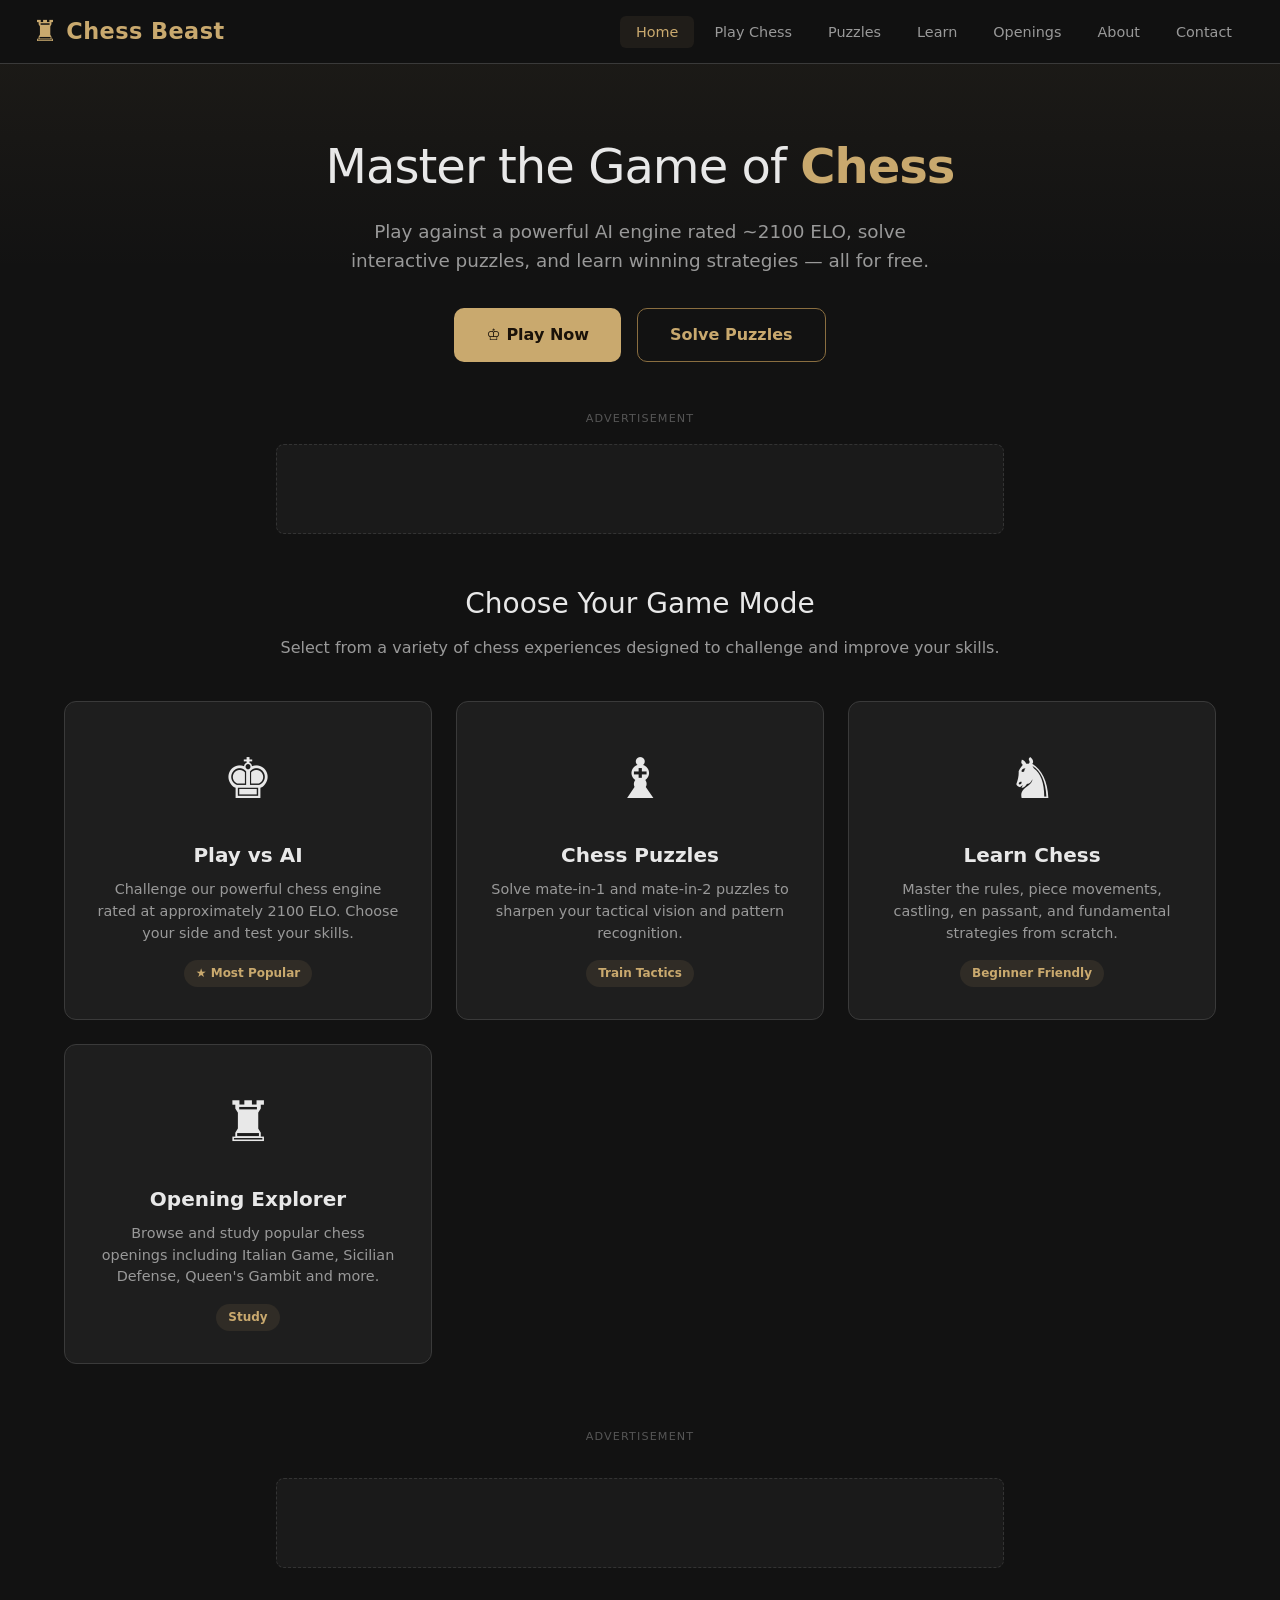
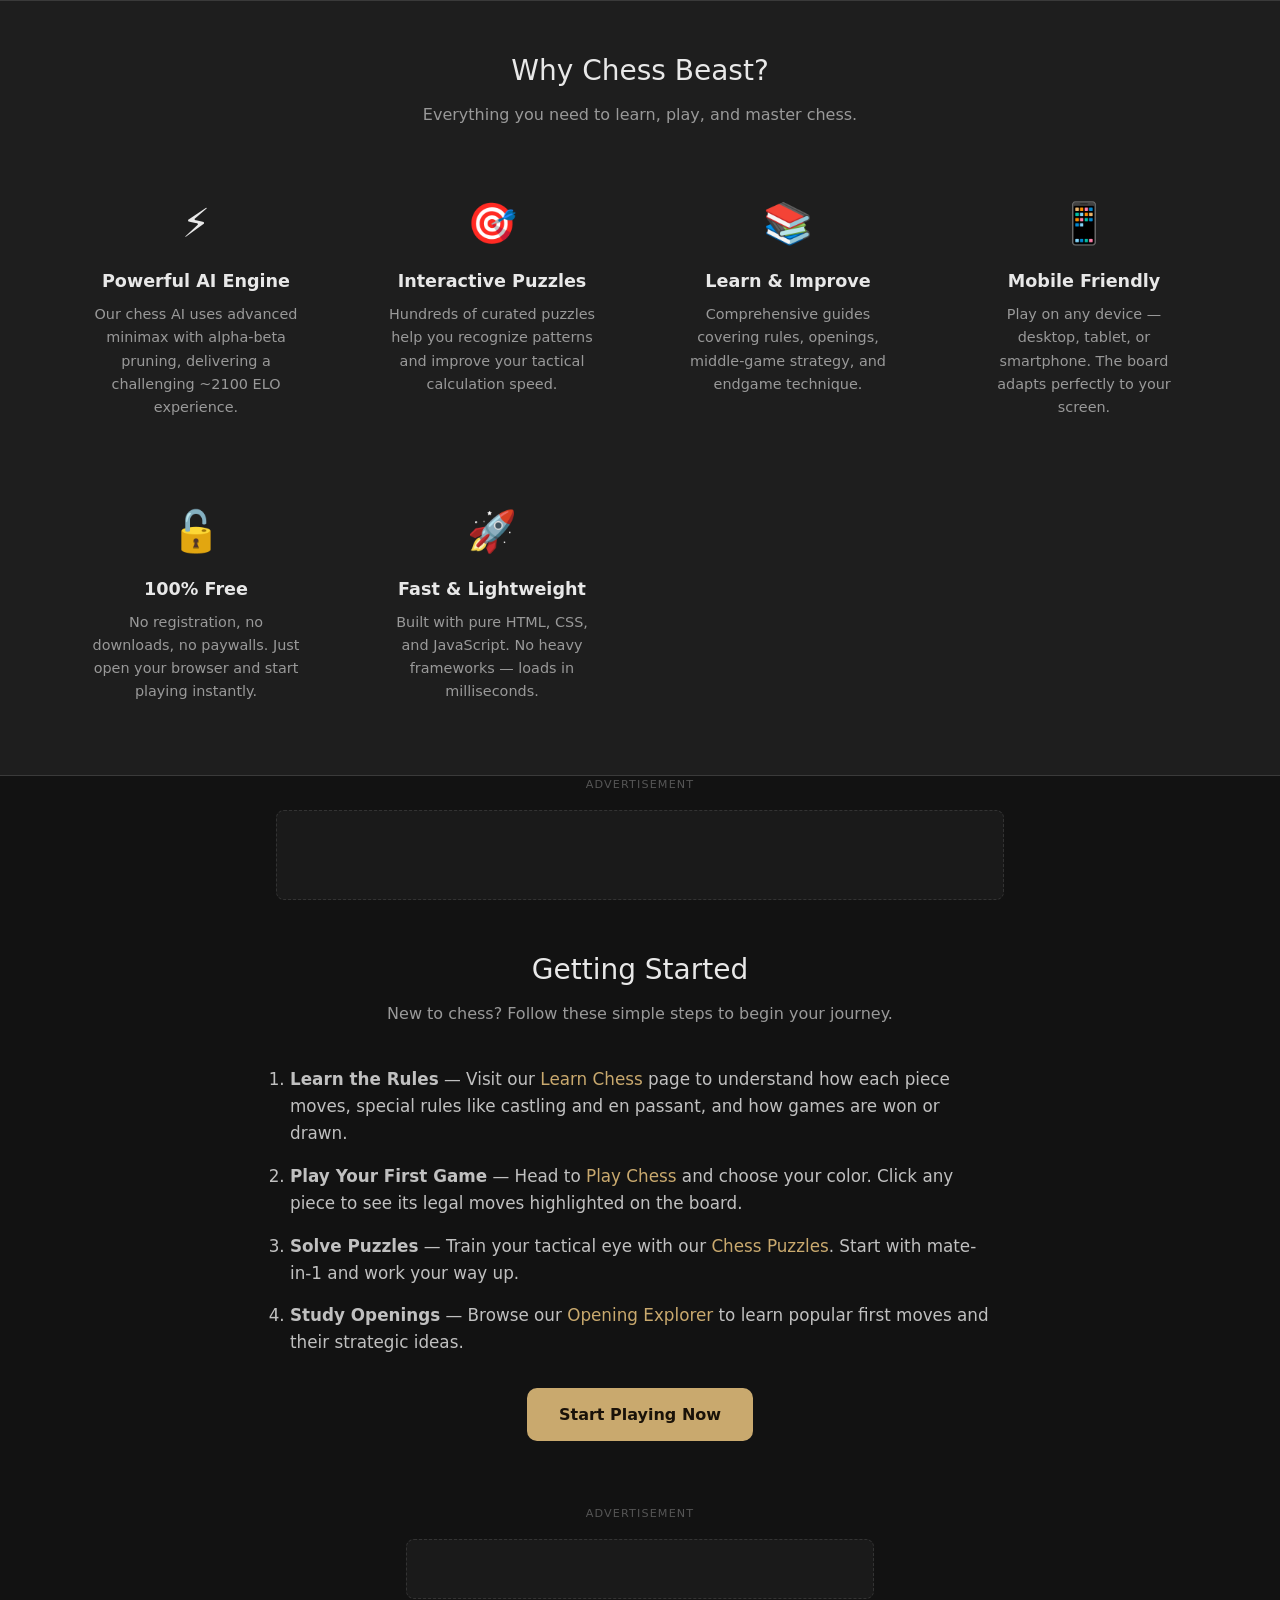
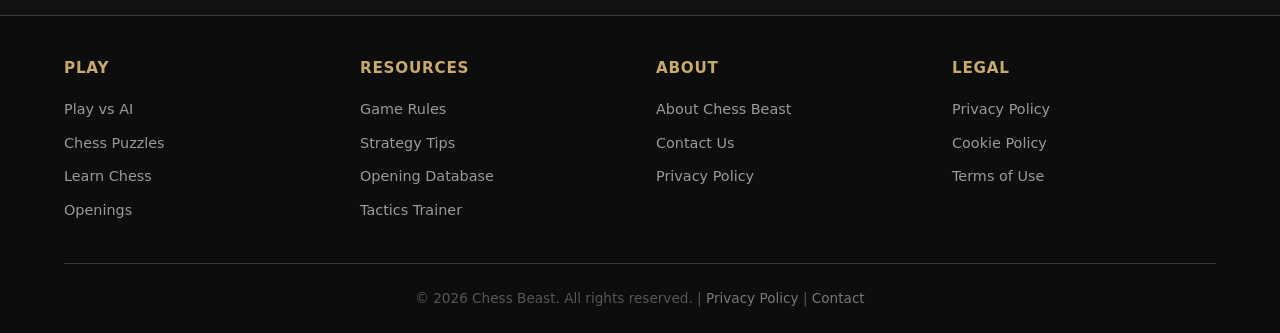
<file: index.html>
<!doctype html>
<html lang="en">
    <head>
        <!-- Google tag (gtag.js) -->
        <script
            async
            src="https://www.googletagmanager.com/gtag/js?id=G-5SC4VKD37P"
        ></script>
        <script>
            window.dataLayer = window.dataLayer || [];
            function gtag() {
                dataLayer.push(arguments);
            }
            gtag("js", new Date());

            gtag("config", "G-5SC4VKD37P");
        </script>

        <meta charset="UTF-8" />
        <meta name="viewport" content="width=device-width, initial-scale=1.0" />
        <title>
            Chess Beast — Play Chess Online vs AI | Free Chess Games & Puzzles
        </title>
        <meta
            name="description"
            content="Play free chess online against a powerful AI engine. Solve chess puzzles, learn openings, and improve your game at Chess Beast."
        />
        <meta
            name="keywords"
            content="chess, play chess online, chess AI, chess puzzles, chess openings, free chess game, chess engine"
        />
        <meta name="author" content="Chess Beast" />
        <meta name="robots" content="index, follow" />
        <link
            rel="canonical"
            href="https://starlit-phoenix-8d6c7b.netlify.app/"
        />
        <meta
            property="og:title"
            content="Chess Beast — Play Chess Online vs AI"
        />
        <meta
            property="og:description"
            content="Play free chess online against a powerful AI engine. Solve puzzles and learn chess."
        />
        <meta property="og:type" content="website" />
        <meta
            property="og:url"
            content="https://starlit-phoenix-8d6c7b.netlify.app/"
        />
        <meta
            property="og:image"
            content="https://starlit-phoenix-8d6c7b.netlify.app/og-image.jpg"
        />
        <meta name="google-adsense-account" content="ca-pub-2041950116232110" />
        <meta name="twitter:card" content="summary_large_image" />
        <link rel="stylesheet" href="styles.css" />
        <script
            async
            src="https://pagead2.googlesyndication.com/pagead/js/adsbygoogle.js?client=ca-pub-2041950116232110"
            crossorigin="anonymous"
        ></script>
    </head>
    <body>
        <!-- Navigation -->
        <nav class="site-nav">
            <a href="index.html" class="nav-brand">
                <span class="logo-icon">&#9820;</span>
                <span>Chess Beast</span>
            </a>
            <button
                class="nav-toggle"
                onclick="
                    document
                        .querySelector('.nav-links')
                        .classList.toggle('active')
                "
                aria-label="Toggle navigation"
            >
                &#9776;
            </button>
            <ul class="nav-links">
                <li><a href="index.html" class="active">Home</a></li>
                <li><a href="play.html">Play Chess</a></li>
                <li><a href="puzzles.html">Puzzles</a></li>
                <li><a href="learn.html">Learn</a></li>
                <li><a href="openings.html">Openings</a></li>
                <li><a href="about.html">About</a></li>
                <li><a href="contact.html">Contact</a></li>
            </ul>
        </nav>

        <div class="page-content">
            <!-- Hero Section -->
            <section class="hero">
                <div class="container">
                    <h1>Master the Game of <span>Chess</span></h1>
                    <p>
                        Play against a powerful AI engine rated ~2100 ELO, solve
                        interactive puzzles, and learn winning strategies — all
                        for free.
                    </p>
                    <div class="hero-actions">
                        <a href="play.html" class="btn btn-primary"
                            >&#9812; Play Now</a
                        >
                        <a href="puzzles.html" class="btn btn-secondary"
                            >Solve Puzzles</a
                        >
                    </div>
                </div>
            </section>

            <!-- Top Banner Ad -->
            <div class="container">
                <p class="ad-label">Advertisement</p>
                <div class="ad-slot ad-leaderboard">
                    <ins
                        class="adsbygoogle"
                        style="
                            display: inline-block;
                            width: 728px;
                            height: 90px;
                        "
                        data-ad-client="ca-pub-XXXXXXXXXXXXXXXX"
                        data-ad-slot="HOMEBANNER1"
                    ></ins>
                </div>
            </div>

            <!-- Games Section -->
            <section class="games-section">
                <div class="container">
                    <div class="section-header">
                        <h2>Choose Your Game Mode</h2>
                        <p>
                            Select from a variety of chess experiences designed
                            to challenge and improve your skills.
                        </p>
                    </div>
                    <div class="games-grid">
                        <a href="play.html" class="game-card">
                            <span class="card-icon">&#9818;</span>
                            <h3>Play vs AI</h3>
                            <p>
                                Challenge our powerful chess engine rated at
                                approximately 2100 ELO. Choose your side and
                                test your skills.
                            </p>
                            <span class="card-tag">&#9733; Most Popular</span>
                        </a>
                        <a href="puzzles.html" class="game-card">
                            <span class="card-icon">&#9821;</span>
                            <h3>Chess Puzzles</h3>
                            <p>
                                Solve mate-in-1 and mate-in-2 puzzles to sharpen
                                your tactical vision and pattern recognition.
                            </p>
                            <span class="card-tag">Train Tactics</span>
                        </a>
                        <a href="learn.html" class="game-card">
                            <span class="card-icon">&#9822;</span>
                            <h3>Learn Chess</h3>
                            <p>
                                Master the rules, piece movements, castling, en
                                passant, and fundamental strategies from
                                scratch.
                            </p>
                            <span class="card-tag">Beginner Friendly</span>
                        </a>
                        <a href="openings.html" class="game-card">
                            <span class="card-icon">&#9820;</span>
                            <h3>Opening Explorer</h3>
                            <p>
                                Browse and study popular chess openings
                                including Italian Game, Sicilian Defense,
                                Queen's Gambit and more.
                            </p>
                            <span class="card-tag">Study</span>
                        </a>
                    </div>
                </div>
            </section>

            <!-- In-Content Ad -->
            <div class="container">
                <p class="ad-label">Advertisement</p>
                <div class="ad-slot ad-in-content">
                    <ins
                        class="adsbygoogle"
                        style="
                            display: inline-block;
                            width: 728px;
                            height: 90px;
                        "
                        data-ad-client="ca-pub-XXXXXXXXXXXXXXXX"
                        data-ad-slot="HOMEINCONTENT1"
                    ></ins>
                </div>
            </div>

            <!-- Features Section -->
            <section class="features-section">
                <div class="container">
                    <div class="section-header">
                        <h2>Why Chess Beast?</h2>
                        <p>
                            Everything you need to learn, play, and master
                            chess.
                        </p>
                    </div>
                    <div class="features-grid">
                        <div class="feature-item">
                            <div class="feature-icon">&#9889;</div>
                            <h3>Powerful AI Engine</h3>
                            <p>
                                Our chess AI uses advanced minimax with
                                alpha-beta pruning, delivering a challenging
                                ~2100 ELO experience.
                            </p>
                        </div>
                        <div class="feature-item">
                            <div class="feature-icon">&#127919;</div>
                            <h3>Interactive Puzzles</h3>
                            <p>
                                Hundreds of curated puzzles help you recognize
                                patterns and improve your tactical calculation
                                speed.
                            </p>
                        </div>
                        <div class="feature-item">
                            <div class="feature-icon">&#128218;</div>
                            <h3>Learn & Improve</h3>
                            <p>
                                Comprehensive guides covering rules, openings,
                                middle-game strategy, and endgame technique.
                            </p>
                        </div>
                        <div class="feature-item">
                            <div class="feature-icon">&#128241;</div>
                            <h3>Mobile Friendly</h3>
                            <p>
                                Play on any device — desktop, tablet, or
                                smartphone. The board adapts perfectly to your
                                screen.
                            </p>
                        </div>
                        <div class="feature-item">
                            <div class="feature-icon">&#128275;</div>
                            <h3>100% Free</h3>
                            <p>
                                No registration, no downloads, no paywalls. Just
                                open your browser and start playing instantly.
                            </p>
                        </div>
                        <div class="feature-item">
                            <div class="feature-icon">&#128640;</div>
                            <h3>Fast & Lightweight</h3>
                            <p>
                                Built with pure HTML, CSS, and JavaScript. No
                                heavy frameworks — loads in milliseconds.
                            </p>
                        </div>
                    </div>
                </div>
            </section>

            <!-- Bottom Banner Ad -->
            <div class="container">
                <p class="ad-label">Advertisement</p>
                <div class="ad-slot ad-leaderboard">
                    <ins
                        class="adsbygoogle"
                        style="
                            display: inline-block;
                            width: 728px;
                            height: 90px;
                        "
                        data-ad-client="ca-pub-XXXXXXXXXXXXXXXX"
                        data-ad-slot="HOMEBOTTOM1"
                    ></ins>
                </div>
            </div>

            <!-- Getting Started Section -->
            <section class="games-section">
                <div class="container">
                    <div class="section-header">
                        <h2>Getting Started</h2>
                        <p>
                            New to chess? Follow these simple steps to begin
                            your journey.
                        </p>
                    </div>
                    <div class="article-content" style="padding: 0">
                        <ol
                            style="
                                max-width: 700px;
                                margin: 0 auto;
                                font-size: 1.05rem;
                            "
                        >
                            <li style="margin-bottom: 1rem">
                                <strong>Learn the Rules</strong> — Visit our
                                <a href="learn.html">Learn Chess</a> page to
                                understand how each piece moves, special rules
                                like castling and en passant, and how games are
                                won or drawn.
                            </li>
                            <li style="margin-bottom: 1rem">
                                <strong>Play Your First Game</strong> — Head to
                                <a href="play.html">Play Chess</a> and choose
                                your color. Click any piece to see its legal
                                moves highlighted on the board.
                            </li>
                            <li style="margin-bottom: 1rem">
                                <strong>Solve Puzzles</strong> — Train your
                                tactical eye with our
                                <a href="puzzles.html">Chess Puzzles</a>. Start
                                with mate-in-1 and work your way up.
                            </li>
                            <li style="margin-bottom: 1rem">
                                <strong>Study Openings</strong> — Browse our
                                <a href="openings.html">Opening Explorer</a> to
                                learn popular first moves and their strategic
                                ideas.
                            </li>
                        </ol>
                        <div class="text-center mt-2">
                            <a href="play.html" class="btn btn-primary"
                                >Start Playing Now</a
                            >
                        </div>
                    </div>
                </div>
            </section>
        </div>

        <!-- Footer Ad -->
        <div class="container">
            <p class="ad-label">Advertisement</p>
            <div class="ad-slot ad-banner">
                <ins
                    class="adsbygoogle"
                    style="display: inline-block; width: 468px; height: 60px"
                    data-ad-client="ca-pub-XXXXXXXXXXXXXXXX"
                    data-ad-slot="HOMEFOOTER1"
                ></ins>
            </div>
        </div>

        <!-- Footer -->
        <footer class="site-footer">
            <div class="container">
                <div class="footer-grid">
                    <div class="footer-col">
                        <h4>Play</h4>
                        <ul>
                            <li><a href="play.html">Play vs AI</a></li>
                            <li><a href="puzzles.html">Chess Puzzles</a></li>
                            <li><a href="learn.html">Learn Chess</a></li>
                            <li><a href="openings.html">Openings</a></li>
                        </ul>
                    </div>
                    <div class="footer-col">
                        <h4>Resources</h4>
                        <ul>
                            <li><a href="learn.html#rules">Game Rules</a></li>
                            <li>
                                <a href="learn.html#strategy">Strategy Tips</a>
                            </li>
                            <li>
                                <a href="openings.html">Opening Database</a>
                            </li>
                            <li><a href="puzzles.html">Tactics Trainer</a></li>
                        </ul>
                    </div>
                    <div class="footer-col">
                        <h4>About</h4>
                        <ul>
                            <li><a href="about.html">About Chess Beast</a></li>
                            <li><a href="contact.html">Contact Us</a></li>
                            <li>
                                <a href="privacy-policy.html">Privacy Policy</a>
                            </li>
                        </ul>
                    </div>
                    <div class="footer-col">
                        <h4>Legal</h4>
                        <ul>
                            <li>
                                <a href="privacy-policy.html">Privacy Policy</a>
                            </li>
                            <li>
                                <a href="privacy-policy.html#cookies"
                                    >Cookie Policy</a
                                >
                            </li>
                            <li>
                                <a href="privacy-policy.html#terms"
                                    >Terms of Use</a
                                >
                            </li>
                        </ul>
                    </div>
                </div>
                <div class="footer-bottom">
                    <p>
                        &copy; 2026 Chess Beast. All rights reserved. |
                        <a href="privacy-policy.html">Privacy Policy</a> |
                        <a href="contact.html">Contact</a>
                    </p>
                </div>
            </div>
        </footer>

        <script>
            // Initialize AdSense ads
            (window.adsbygoogle = window.adsbygoogle || []).push({});
            (window.adsbygoogle = window.adsbygoogle || []).push({});
            (window.adsbygoogle = window.adsbygoogle || []).push({});
            (window.adsbygoogle = window.adsbygoogle || []).push({});
        </script>
    </body>
</html>
</file>
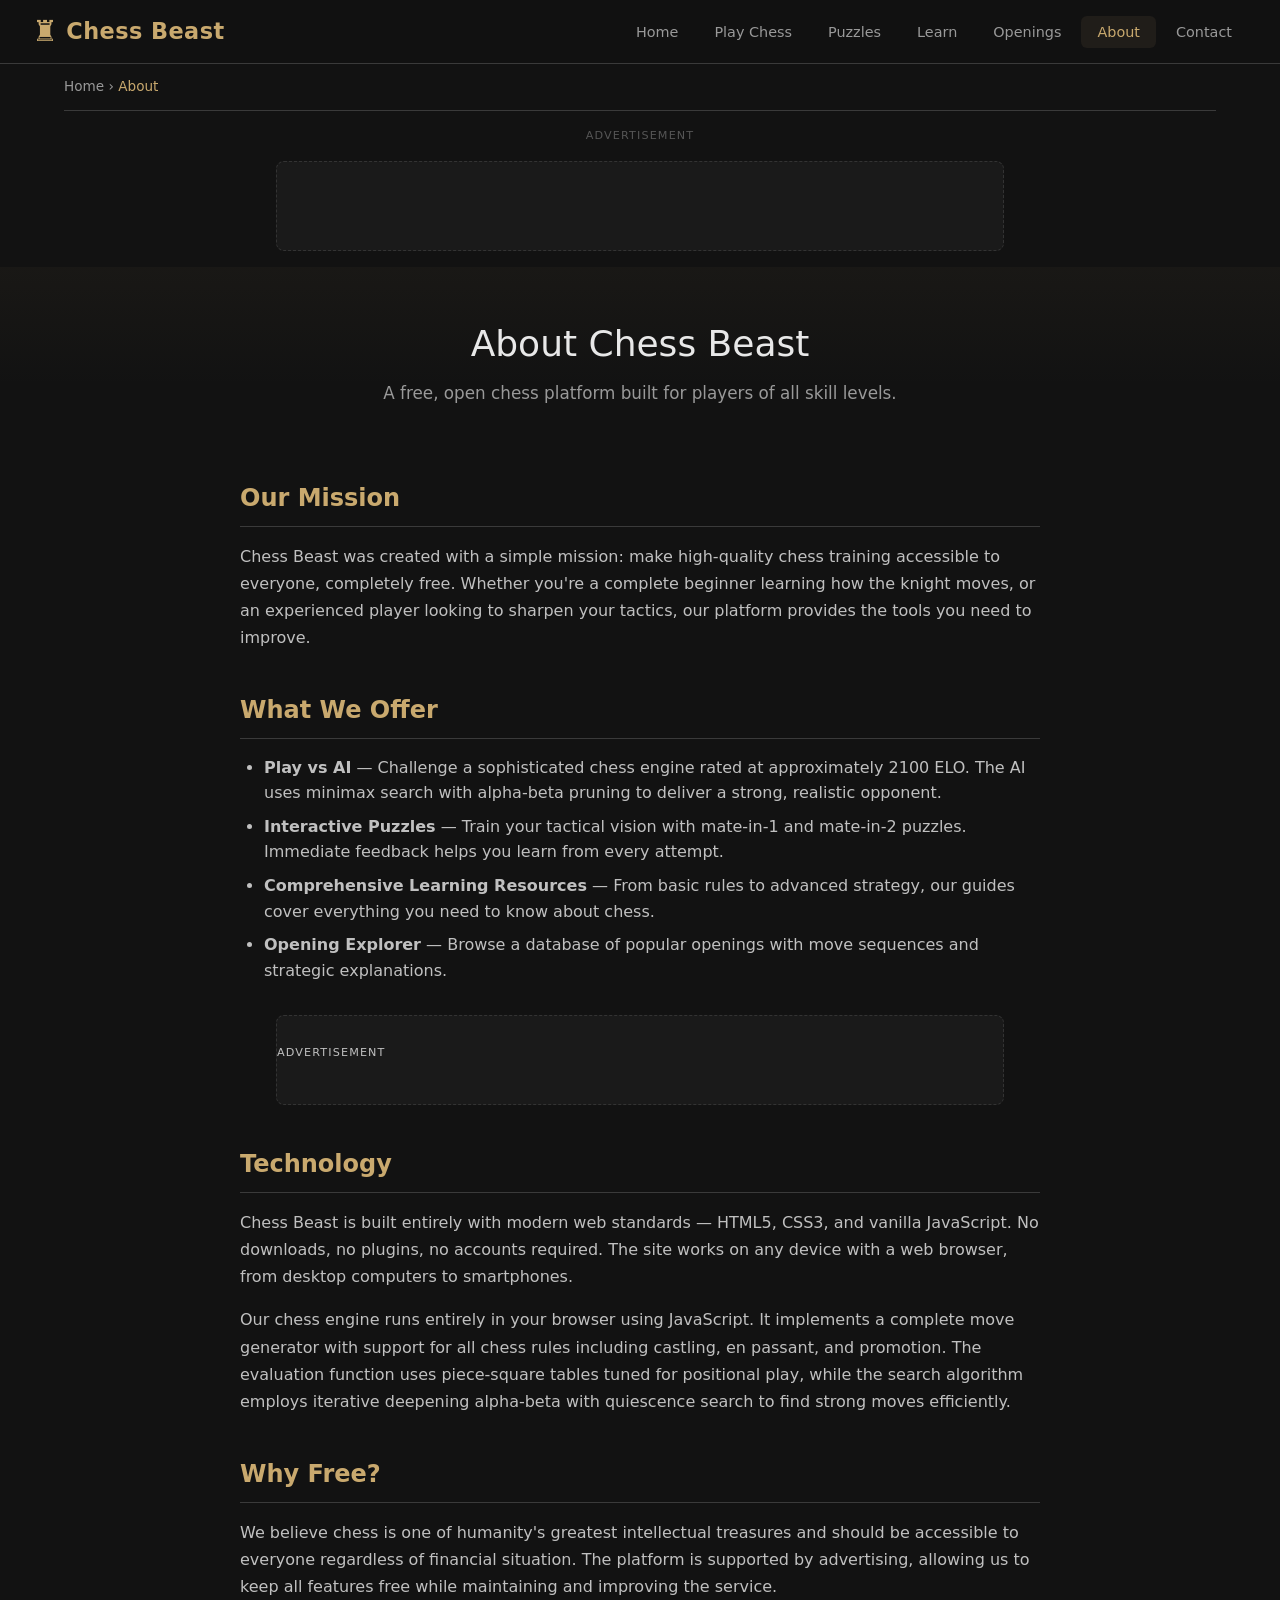
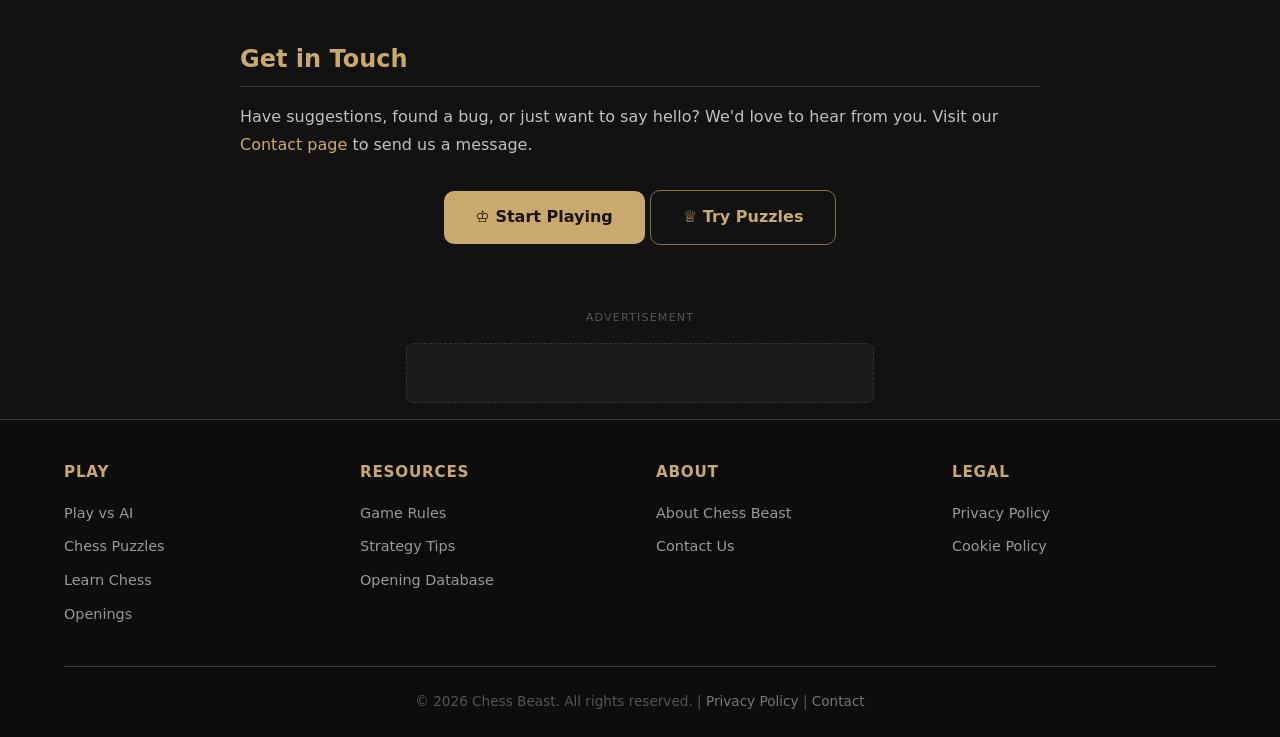
<file: about.html>
<!doctype html>
<html lang="en">
    <head>
        <!-- Google tag (gtag.js) -->
        <script
            async
            src="https://www.googletagmanager.com/gtag/js?id=G-5SC4VKD37P"
        ></script>
        <meta name="google-adsense-account" content="ca-pub-2041950116232110" />
        <script>
            window.dataLayer = window.dataLayer || [];
            function gtag() {
                dataLayer.push(arguments);
            }
            gtag("js", new Date());

            gtag("config", "G-5SC4VKD37P");
        </script>

        <meta charset="UTF-8" />
        <meta name="viewport" content="width=device-width, initial-scale=1.0" />
        <title>About Chess Beast — Free Online Chess Platform</title>
        <meta
            name="description"
            content="Learn about Chess Beast, a free online chess platform featuring an AI engine, puzzles, and comprehensive learning resources. Play chess online for free."
        />
        <meta
            name="keywords"
            content="about chess beast, free chess website, online chess platform, chess AI, chess games"
        />
        <meta name="author" content="Chess Beast" />
        <meta name="robots" content="index, follow" />
        <link
            rel="canonical"
            href="https://starlit-phoenix-8d6c7b.netlify.app/about.html"
        />
        <meta
            property="og:title"
            content="About Chess Beast — Free Online Chess Platform"
        />
        <meta
            property="og:description"
            content="Discover Chess Beast — play chess, solve puzzles, and learn."
        />
        <meta property="og:type" content="website" />
        <meta
            property="og:url"
            content="https://starlit-phoenix-8d6c7b.netlify.app/about.html"
        />
        <link rel="stylesheet" href="styles.css" />
        <script
            async
            src="https://pagead2.googlesyndication.com/pagead/js/adsbygoogle.js?client=ca-pub-2041950116232110"
            crossorigin="anonymous"
        ></script>
    </head>
    <body>
        <nav class="site-nav">
            <a href="index.html" class="nav-brand"
                ><span class="logo-icon">&#9820;</span
                ><span>Chess Beast</span></a
            >
            <button
                class="nav-toggle"
                onclick="
                    document
                        .querySelector('.nav-links')
                        .classList.toggle('active')
                "
                aria-label="Toggle navigation"
            >
                &#9776;
            </button>
            <ul class="nav-links">
                <li><a href="index.html">Home</a></li>
                <li><a href="play.html">Play Chess</a></li>
                <li><a href="puzzles.html">Puzzles</a></li>
                <li><a href="learn.html">Learn</a></li>
                <li><a href="openings.html">Openings</a></li>
                <li><a href="about.html" class="active">About</a></li>
                <li><a href="contact.html">Contact</a></li>
            </ul>
        </nav>

        <div class="page-content">
            <div class="container">
                <div class="breadcrumbs">
                    <a href="index.html">Home</a> &rsaquo; <span>About</span>
                </div>
            </div>

            <div class="container">
                <p class="ad-label">Advertisement</p>
                <div class="ad-slot ad-leaderboard">
                    <ins
                        class="adsbygoogle"
                        style="
                            display: inline-block;
                            width: 728px;
                            height: 90px;
                        "
                        data-ad-client="ca-pub-XXXXXXXXXXXXXXXX"
                        data-ad-slot="ABOUTBANNER1"
                    ></ins>
                </div>
            </div>

            <div class="page-header">
                <div class="container">
                    <h1>About Chess Beast</h1>
                    <p>
                        A free, open chess platform built for players of all
                        skill levels.
                    </p>
                </div>
            </div>

            <div class="container">
                <div class="article-content" style="padding-top: 0">
                    <h2>Our Mission</h2>
                    <p>
                        Chess Beast was created with a simple mission: make
                        high-quality chess training accessible to everyone,
                        completely free. Whether you're a complete beginner
                        learning how the knight moves, or an experienced player
                        looking to sharpen your tactics, our platform provides
                        the tools you need to improve.
                    </p>

                    <h2>What We Offer</h2>
                    <ul>
                        <li>
                            <strong>Play vs AI</strong> — Challenge a
                            sophisticated chess engine rated at approximately
                            2100 ELO. The AI uses minimax search with alpha-beta
                            pruning to deliver a strong, realistic opponent.
                        </li>
                        <li>
                            <strong>Interactive Puzzles</strong> — Train your
                            tactical vision with mate-in-1 and mate-in-2
                            puzzles. Immediate feedback helps you learn from
                            every attempt.
                        </li>
                        <li>
                            <strong>Comprehensive Learning Resources</strong> —
                            From basic rules to advanced strategy, our guides
                            cover everything you need to know about chess.
                        </li>
                        <li>
                            <strong>Opening Explorer</strong> — Browse a
                            database of popular openings with move sequences and
                            strategic explanations.
                        </li>
                    </ul>

                    <div
                        class="ad-slot ad-in-content"
                        style="margin: 2rem auto"
                    >
                        <p class="ad-label">Advertisement</p>
                        <ins
                            class="adsbygoogle"
                            style="
                                display: inline-block;
                                width: 728px;
                                height: 90px;
                            "
                            data-ad-client="ca-pub-XXXXXXXXXXXXXXXX"
                            data-ad-slot="ABOUTINCONTENT1"
                        ></ins>
                    </div>

                    <h2>Technology</h2>
                    <p>
                        Chess Beast is built entirely with modern web standards
                        — HTML5, CSS3, and vanilla JavaScript. No downloads, no
                        plugins, no accounts required. The site works on any
                        device with a web browser, from desktop computers to
                        smartphones.
                    </p>
                    <p>
                        Our chess engine runs entirely in your browser using
                        JavaScript. It implements a complete move generator with
                        support for all chess rules including castling, en
                        passant, and promotion. The evaluation function uses
                        piece-square tables tuned for positional play, while the
                        search algorithm employs iterative deepening alpha-beta
                        with quiescence search to find strong moves efficiently.
                    </p>

                    <h2>Why Free?</h2>
                    <p>
                        We believe chess is one of humanity's greatest
                        intellectual treasures and should be accessible to
                        everyone regardless of financial situation. The platform
                        is supported by advertising, allowing us to keep all
                        features free while maintaining and improving the
                        service.
                    </p>

                    <h2>Get in Touch</h2>
                    <p>
                        Have suggestions, found a bug, or just want to say
                        hello? We'd love to hear from you. Visit our
                        <a href="contact.html">Contact page</a> to send us a
                        message.
                    </p>

                    <div class="text-center mt-2">
                        <a href="play.html" class="btn btn-primary"
                            >&#9812; Start Playing</a
                        >
                        <a href="puzzles.html" class="btn btn-secondary"
                            >&#9813; Try Puzzles</a
                        >
                    </div>
                </div>
            </div>
        </div>

        <div class="container">
            <p class="ad-label">Advertisement</p>
            <div class="ad-slot ad-banner">
                <ins
                    class="adsbygoogle"
                    style="display: inline-block; width: 468px; height: 60px"
                    data-ad-client="ca-pub-XXXXXXXXXXXXXXXX"
                    data-ad-slot="ABOUTFOOTER1"
                ></ins>
            </div>
        </div>

        <footer class="site-footer">
            <div class="container">
                <div class="footer-grid">
                    <div class="footer-col">
                        <h4>Play</h4>
                        <ul>
                            <li><a href="play.html">Play vs AI</a></li>
                            <li><a href="puzzles.html">Chess Puzzles</a></li>
                            <li><a href="learn.html">Learn Chess</a></li>
                            <li><a href="openings.html">Openings</a></li>
                        </ul>
                    </div>
                    <div class="footer-col">
                        <h4>Resources</h4>
                        <ul>
                            <li><a href="learn.html#rules">Game Rules</a></li>
                            <li>
                                <a href="learn.html#strategy">Strategy Tips</a>
                            </li>
                            <li>
                                <a href="openings.html">Opening Database</a>
                            </li>
                        </ul>
                    </div>
                    <div class="footer-col">
                        <h4>About</h4>
                        <ul>
                            <li><a href="about.html">About Chess Beast</a></li>
                            <li><a href="contact.html">Contact Us</a></li>
                        </ul>
                    </div>
                    <div class="footer-col">
                        <h4>Legal</h4>
                        <ul>
                            <li>
                                <a href="privacy-policy.html">Privacy Policy</a>
                            </li>
                            <li>
                                <a href="privacy-policy.html#cookies"
                                    >Cookie Policy</a
                                >
                            </li>
                        </ul>
                    </div>
                </div>
                <div class="footer-bottom">
                    <p>
                        &copy; 2026 Chess Beast. All rights reserved. |
                        <a href="privacy-policy.html">Privacy Policy</a> |
                        <a href="contact.html">Contact</a>
                    </p>
                </div>
            </div>
        </footer>

        <script>
            (window.adsbygoogle = window.adsbygoogle || []).push({});
            (window.adsbygoogle = window.adsbygoogle || []).push({});
            (window.adsbygoogle = window.adsbygoogle || []).push({});
        </script>
    </body>
</html>
</file>
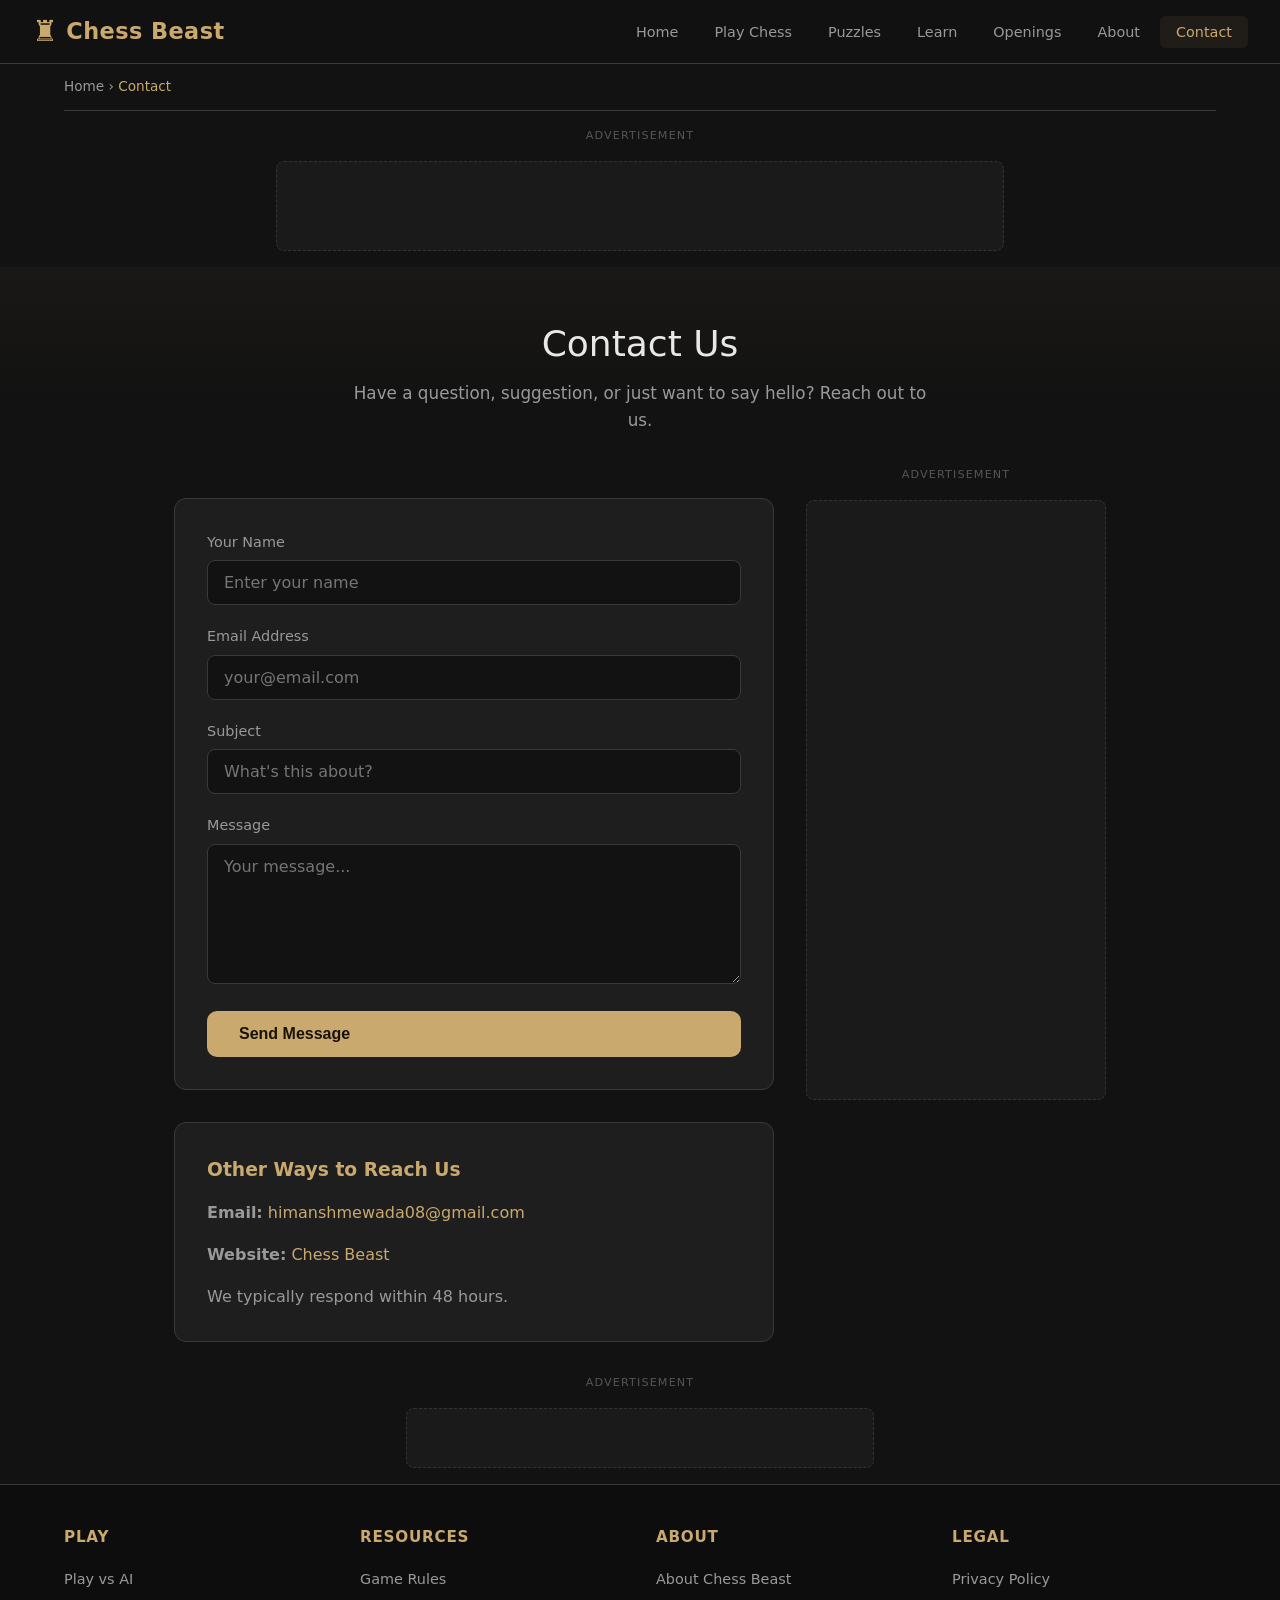
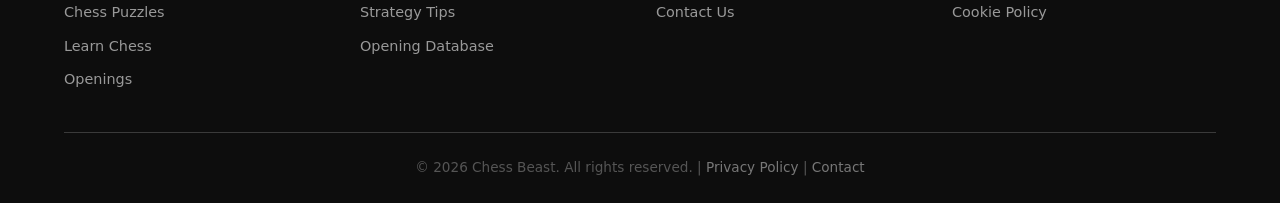
<file: contact.html>
<!doctype html>
<html lang="en">
    <head>
        <!-- Google tag (gtag.js) -->
        <script
            async
            src="https://www.googletagmanager.com/gtag/js?id=G-5SC4VKD37P"
        ></script>
        <script>
            window.dataLayer = window.dataLayer || [];
            function gtag() {
                dataLayer.push(arguments);
            }
            gtag("js", new Date());

            gtag("config", "G-5SC4VKD37P");
        </script>

        <meta charset="UTF-8" />
        <meta name="viewport" content="width=device-width, initial-scale=1.0" />
        <title>Contact Chess Beast — Get in Touch With Us</title>
        <meta
            name="description"
            content="Contact Chess Beast for questions, feedback, bug reports, or partnership inquiries. We'd love to hear from you."
        />
        <meta
            name="keywords"
            content="contact chess beast, chess feedback, bug report, chess website contact"
        />
        <meta name="author" content="Chess Beast" />
        <meta name="robots" content="index, follow" />
        <link
            rel="canonical"
            href="https://starlit-phoenix-8d6c7b.netlify.app/contact.html"
        />
        <meta property="og:title" content="Contact Chess Beast" />
        <meta
            property="og:description"
            content="Get in touch with the Chess Beast team."
        />
        <meta property="og:type" content="website" />
        <meta name="google-adsense-account" content="ca-pub-2041950116232110" />
        <meta
            property="og:url"
            content="https://starlit-phoenix-8d6c7b.netlify.app/contact.html"
        />
        <link rel="stylesheet" href="styles.css" />
        <script
            async
            src="https://pagead2.googlesyndication.com/pagead/js/adsbygoogle.js?client=ca-pub-2041950116232110"
            crossorigin="anonymous"
        ></script>
    </head>
    <body>
        <nav class="site-nav">
            <a href="index.html" class="nav-brand"
                ><span class="logo-icon">&#9820;</span
                ><span>Chess Beast</span></a
            >
            <button
                class="nav-toggle"
                onclick="
                    document
                        .querySelector('.nav-links')
                        .classList.toggle('active')
                "
                aria-label="Toggle navigation"
            >
                &#9776;
            </button>
            <ul class="nav-links">
                <li><a href="index.html">Home</a></li>
                <li><a href="play.html">Play Chess</a></li>
                <li><a href="puzzles.html">Puzzles</a></li>
                <li><a href="learn.html">Learn</a></li>
                <li><a href="openings.html">Openings</a></li>
                <li><a href="about.html">About</a></li>
                <li><a href="contact.html" class="active">Contact</a></li>
            </ul>
        </nav>

        <div class="page-content">
            <div class="container">
                <div class="breadcrumbs">
                    <a href="index.html">Home</a> &rsaquo; <span>Contact</span>
                </div>
            </div>

            <div class="container">
                <p class="ad-label">Advertisement</p>
                <div class="ad-slot ad-leaderboard">
                    <ins
                        class="adsbygoogle"
                        style="
                            display: inline-block;
                            width: 728px;
                            height: 90px;
                        "
                        data-ad-client="ca-pub-XXXXXXXXXXXXXXXX"
                        data-ad-slot="CONTACTBANNER1"
                    ></ins>
                </div>
            </div>

            <div class="page-header">
                <div class="container">
                    <h1>Contact Us</h1>
                    <p>
                        Have a question, suggestion, or just want to say hello?
                        Reach out to us.
                    </p>
                </div>
            </div>

            <div class="container">
                <div
                    style="
                        display: flex;
                        gap: 2rem;
                        justify-content: center;
                        align-items: flex-start;
                        flex-wrap: wrap;
                    "
                >
                    <div style="flex: 1; min-width: 300px; max-width: 600px">
                        <div class="contact-form">
                            <form
                                id="contactForm"
                                onsubmit="handleSubmit(event)"
                            >
                                <div class="form-group">
                                    <label for="name">Your Name</label>
                                    <input
                                        type="text"
                                        id="name"
                                        name="name"
                                        required
                                        placeholder="Enter your name"
                                    />
                                </div>
                                <div class="form-group">
                                    <label for="email">Email Address</label>
                                    <input
                                        type="email"
                                        id="email"
                                        name="email"
                                        required
                                        placeholder="your@email.com"
                                    />
                                </div>
                                <div class="form-group">
                                    <label for="subject">Subject</label>
                                    <input
                                        type="text"
                                        id="subject"
                                        name="subject"
                                        required
                                        placeholder="What's this about?"
                                    />
                                </div>
                                <div class="form-group">
                                    <label for="message">Message</label>
                                    <textarea
                                        id="message"
                                        name="message"
                                        rows="6"
                                        required
                                        placeholder="Your message..."
                                    ></textarea>
                                </div>
                                <button
                                    type="submit"
                                    class="btn btn-primary"
                                    style="width: 100%"
                                >
                                    Send Message
                                </button>
                            </form>
                            <div
                                id="form-success"
                                style="
                                    display: none;
                                    text-align: center;
                                    padding: 2rem;
                                "
                            >
                                <div
                                    style="font-size: 3rem; margin-bottom: 1rem"
                                >
                                    &#9989;
                                </div>
                                <h3
                                    style="
                                        color: var(--accent);
                                        margin-bottom: 0.5rem;
                                    "
                                >
                                    Message Sent!
                                </h3>
                                <p style="color: var(--text-muted)">
                                    Thank you for reaching out. We'll get back
                                    to you as soon as possible.
                                </p>
                            </div>
                        </div>

                        <div class="contact-form" style="margin-top: 1.5rem">
                            <h3
                                style="
                                    color: var(--accent);
                                    margin-bottom: 1rem;
                                "
                            >
                                Other Ways to Reach Us
                            </h3>
                            <p
                                style="
                                    color: var(--text-muted);
                                    margin-bottom: 1rem;
                                "
                            >
                                <strong>Email:</strong>
                                <a href="mailto:himanshmewada08@gmail.com"
                                    >himanshmewada08@gmail.com</a
                                >
                            </p>
                            <p
                                style="
                                    color: var(--text-muted);
                                    margin-bottom: 1rem;
                                "
                            >
                                <strong>Website:</strong>
                                <a
                                    href="https://starlit-phoenix-8d6c7b.netlify.app/"
                                    >Chess Beast</a
                                >
                            </p>
                            <p style="color: var(--text-muted)">
                                We typically respond within 48 hours.
                            </p>
                        </div>
                    </div>

                    <div style="flex-shrink: 0; width: 300px">
                        <p class="ad-label">Advertisement</p>
                        <div class="ad-slot ad-half-page">
                            <ins
                                class="adsbygoogle"
                                style="
                                    display: inline-block;
                                    width: 300px;
                                    height: 600px;
                                "
                                data-ad-client="ca-pub-XXXXXXXXXXXXXXXX"
                                data-ad-slot="CONTACTSIDEBAR1"
                            ></ins>
                        </div>
                    </div>
                </div>
            </div>
        </div>

        <div class="container">
            <p class="ad-label">Advertisement</p>
            <div class="ad-slot ad-banner">
                <ins
                    class="adsbygoogle"
                    style="display: inline-block; width: 468px; height: 60px"
                    data-ad-client="ca-pub-XXXXXXXXXXXXXXXX"
                    data-ad-slot="CONTACTFOOTER1"
                ></ins>
            </div>
        </div>

        <footer class="site-footer">
            <div class="container">
                <div class="footer-grid">
                    <div class="footer-col">
                        <h4>Play</h4>
                        <ul>
                            <li><a href="play.html">Play vs AI</a></li>
                            <li><a href="puzzles.html">Chess Puzzles</a></li>
                            <li><a href="learn.html">Learn Chess</a></li>
                            <li><a href="openings.html">Openings</a></li>
                        </ul>
                    </div>
                    <div class="footer-col">
                        <h4>Resources</h4>
                        <ul>
                            <li><a href="learn.html#rules">Game Rules</a></li>
                            <li>
                                <a href="learn.html#strategy">Strategy Tips</a>
                            </li>
                            <li>
                                <a href="openings.html">Opening Database</a>
                            </li>
                        </ul>
                    </div>
                    <div class="footer-col">
                        <h4>About</h4>
                        <ul>
                            <li><a href="about.html">About Chess Beast</a></li>
                            <li><a href="contact.html">Contact Us</a></li>
                        </ul>
                    </div>
                    <div class="footer-col">
                        <h4>Legal</h4>
                        <ul>
                            <li>
                                <a href="privacy-policy.html">Privacy Policy</a>
                            </li>
                            <li>
                                <a href="privacy-policy.html#cookies"
                                    >Cookie Policy</a
                                >
                            </li>
                        </ul>
                    </div>
                </div>
                <div class="footer-bottom">
                    <p>
                        &copy; 2026 Chess Beast. All rights reserved. |
                        <a href="privacy-policy.html">Privacy Policy</a> |
                        <a href="contact.html">Contact</a>
                    </p>
                </div>
            </div>
        </footer>

        <script>
            function handleSubmit(e) {
                e.preventDefault();
                document.getElementById("contactForm").style.display = "none";
                document.getElementById("form-success").style.display = "block";
            }
            (window.adsbygoogle = window.adsbygoogle || []).push({});
            (window.adsbygoogle = window.adsbygoogle || []).push({});
            (window.adsbygoogle = window.adsbygoogle || []).push({});
        </script>
    </body>
</html>
</file>
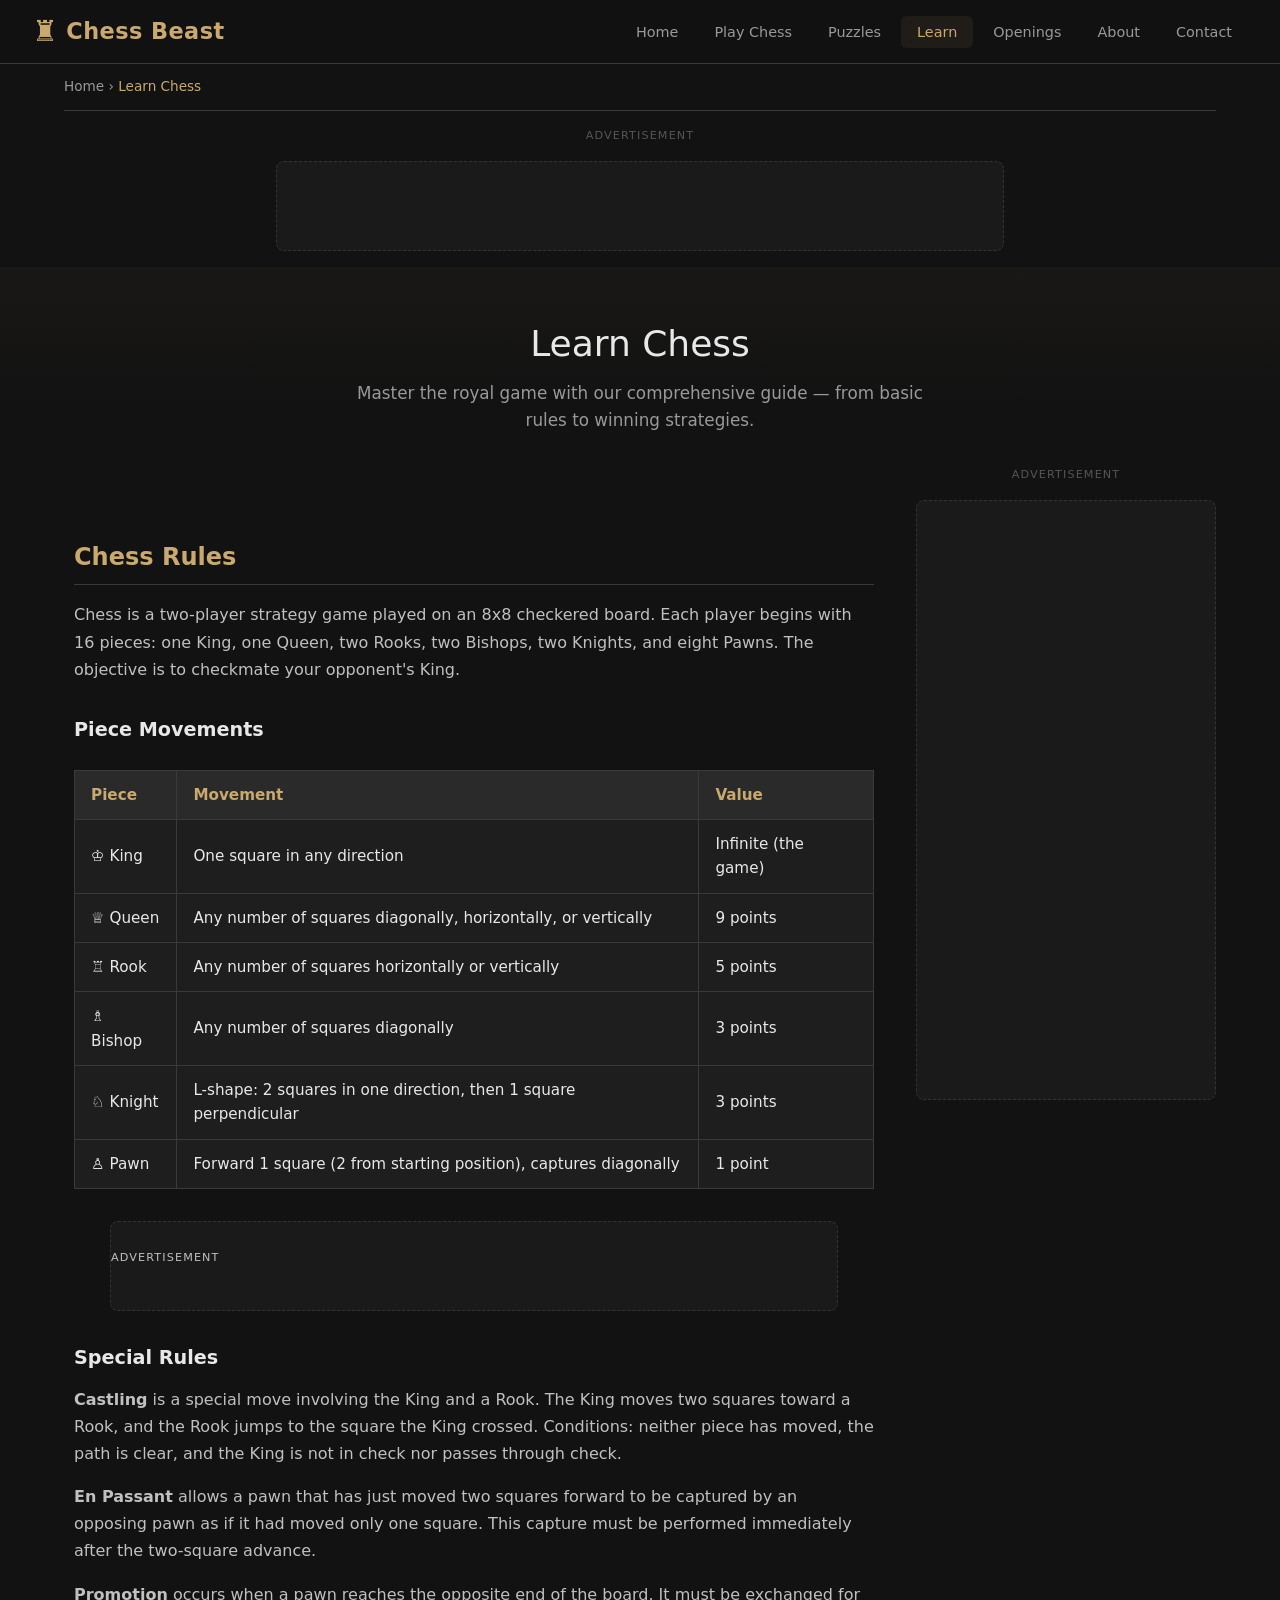
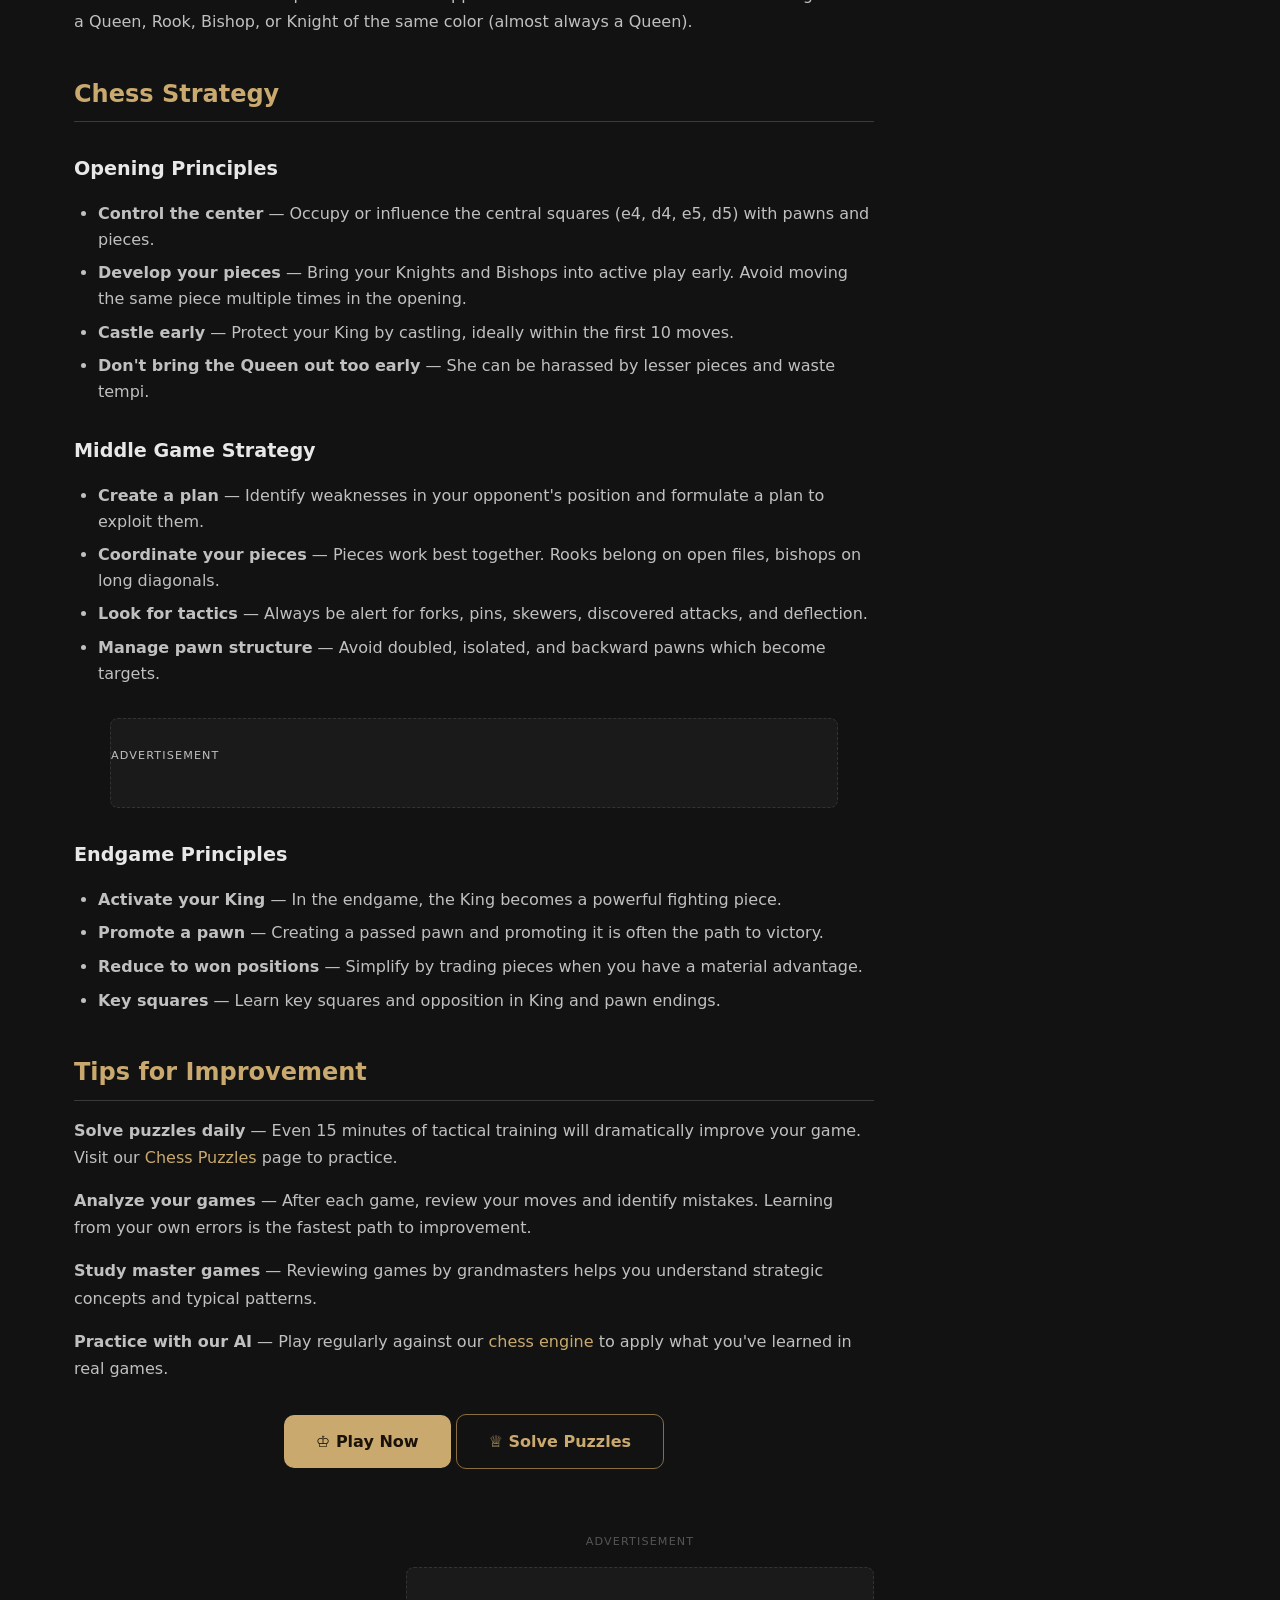
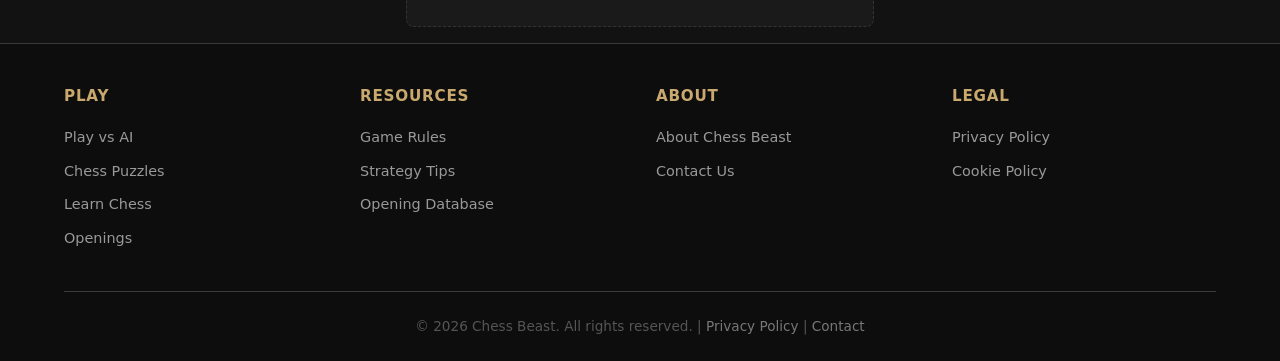
<file: learn.html>
<!doctype html>
<html lang="en">
    <head>
        <!-- Google tag (gtag.js) -->
        <script
            async
            src="https://www.googletagmanager.com/gtag/js?id=G-5SC4VKD37P"
        ></script>
        <script>
            window.dataLayer = window.dataLayer || [];
            function gtag() {
                dataLayer.push(arguments);
            }
            gtag("js", new Date());

            gtag("config", "G-5SC4VKD37P");
        </script>

        <meta charset="UTF-8" />
        <meta name="viewport" content="width=device-width, initial-scale=1.0" />
        <title>
            Learn Chess — Rules, Strategy & Tips for Beginners | Chess Beast
        </title>
        <meta
            name="description"
            content="Learn how to play chess from scratch. Master piece movements, special rules, opening principles, middle-game strategy, and endgame technique."
        />
        <meta
            name="keywords"
            content="learn chess, chess rules, chess strategy, how to play chess, chess tutorial, chess for beginners, chess tips"
        />
        <meta name="author" content="Chess Beast" />
        <meta name="robots" content="index, follow" />
        <link
            rel="canonical"
            href="https://starlit-phoenix-8d6c7b.netlify.app/learn.html"
        />
        <meta
            property="og:title"
            content="Learn Chess — Rules, Strategy & Tips for Beginners"
        />
        <meta
            property="og:description"
            content="Master chess from scratch with our comprehensive guide."
        />
        <meta property="og:type" content="website" />
        <meta
            property="og:url"
            content="https://starlit-phoenix-8d6c7b.netlify.app/learn.html"
        />
        <link rel="stylesheet" href="styles.css" />
        <meta name="google-adsense-account" content="ca-pub-2041950116232110" />
        <script
            async
            src="https://pagead2.googlesyndication.com/pagead/js/adsbygoogle.js?client=ca-pub-2041950116232110"
            crossorigin="anonymous"
        ></script>
    </head>
    <body>
        <nav class="site-nav">
            <a href="index.html" class="nav-brand"
                ><span class="logo-icon">&#9820;</span
                ><span>Chess Beast</span></a
            >
            <button
                class="nav-toggle"
                onclick="
                    document
                        .querySelector('.nav-links')
                        .classList.toggle('active')
                "
                aria-label="Toggle navigation"
            >
                &#9776;
            </button>
            <ul class="nav-links">
                <li><a href="index.html">Home</a></li>
                <li><a href="play.html">Play Chess</a></li>
                <li><a href="puzzles.html">Puzzles</a></li>
                <li><a href="learn.html" class="active">Learn</a></li>
                <li><a href="openings.html">Openings</a></li>
                <li><a href="about.html">About</a></li>
                <li><a href="contact.html">Contact</a></li>
            </ul>
        </nav>

        <div class="page-content">
            <div class="container">
                <div class="breadcrumbs">
                    <a href="index.html">Home</a> &rsaquo;
                    <span>Learn Chess</span>
                </div>
            </div>

            <div class="container">
                <p class="ad-label">Advertisement</p>
                <div class="ad-slot ad-leaderboard">
                    <ins
                        class="adsbygoogle"
                        style="
                            display: inline-block;
                            width: 728px;
                            height: 90px;
                        "
                        data-ad-client="ca-pub-XXXXXXXXXXXXXXXX"
                        data-ad-slot="LEARNBANNER1"
                    ></ins>
                </div>
            </div>

            <div class="page-header">
                <div class="container">
                    <h1>Learn Chess</h1>
                    <p>
                        Master the royal game with our comprehensive guide —
                        from basic rules to winning strategies.
                    </p>
                </div>
            </div>

            <div class="container">
                <div
                    style="
                        display: flex;
                        gap: 2rem;
                        justify-content: center;
                        align-items: flex-start;
                        flex-wrap: wrap;
                    "
                >
                    <div
                        class="article-content"
                        style="flex: 1; min-width: 300px"
                    >
                        <h2 id="rules">Chess Rules</h2>
                        <p>
                            Chess is a two-player strategy game played on an 8x8
                            checkered board. Each player begins with 16 pieces:
                            one King, one Queen, two Rooks, two Bishops, two
                            Knights, and eight Pawns. The objective is to
                            checkmate your opponent's King.
                        </p>

                        <h3>Piece Movements</h3>
                        <table>
                            <thead>
                                <tr>
                                    <th>Piece</th>
                                    <th>Movement</th>
                                    <th>Value</th>
                                </tr>
                            </thead>
                            <tbody>
                                <tr>
                                    <td>&#9812; King</td>
                                    <td>One square in any direction</td>
                                    <td>Infinite (the game)</td>
                                </tr>
                                <tr>
                                    <td>&#9813; Queen</td>
                                    <td>
                                        Any number of squares diagonally,
                                        horizontally, or vertically
                                    </td>
                                    <td>9 points</td>
                                </tr>
                                <tr>
                                    <td>&#9814; Rook</td>
                                    <td>
                                        Any number of squares horizontally or
                                        vertically
                                    </td>
                                    <td>5 points</td>
                                </tr>
                                <tr>
                                    <td>&#9815; Bishop</td>
                                    <td>Any number of squares diagonally</td>
                                    <td>3 points</td>
                                </tr>
                                <tr>
                                    <td>&#9816; Knight</td>
                                    <td>
                                        L-shape: 2 squares in one direction,
                                        then 1 square perpendicular
                                    </td>
                                    <td>3 points</td>
                                </tr>
                                <tr>
                                    <td>&#9817; Pawn</td>
                                    <td>
                                        Forward 1 square (2 from starting
                                        position), captures diagonally
                                    </td>
                                    <td>1 point</td>
                                </tr>
                            </tbody>
                        </table>

                        <div
                            class="ad-slot ad-in-content"
                            style="margin: 2rem auto"
                        >
                            <p class="ad-label">Advertisement</p>
                            <ins
                                class="adsbygoogle"
                                style="
                                    display: inline-block;
                                    width: 728px;
                                    height: 90px;
                                "
                                data-ad-client="ca-pub-XXXXXXXXXXXXXXXX"
                                data-ad-slot="LEARNINCONTENT1"
                            ></ins>
                        </div>

                        <h3>Special Rules</h3>
                        <p>
                            <strong>Castling</strong> is a special move
                            involving the King and a Rook. The King moves two
                            squares toward a Rook, and the Rook jumps to the
                            square the King crossed. Conditions: neither piece
                            has moved, the path is clear, and the King is not in
                            check nor passes through check.
                        </p>
                        <p>
                            <strong>En Passant</strong> allows a pawn that has
                            just moved two squares forward to be captured by an
                            opposing pawn as if it had moved only one square.
                            This capture must be performed immediately after the
                            two-square advance.
                        </p>
                        <p>
                            <strong>Promotion</strong> occurs when a pawn
                            reaches the opposite end of the board. It must be
                            exchanged for a Queen, Rook, Bishop, or Knight of
                            the same color (almost always a Queen).
                        </p>

                        <h2 id="strategy">Chess Strategy</h2>
                        <h3>Opening Principles</h3>
                        <ul>
                            <li>
                                <strong>Control the center</strong> — Occupy or
                                influence the central squares (e4, d4, e5, d5)
                                with pawns and pieces.
                            </li>
                            <li>
                                <strong>Develop your pieces</strong> — Bring
                                your Knights and Bishops into active play early.
                                Avoid moving the same piece multiple times in
                                the opening.
                            </li>
                            <li>
                                <strong>Castle early</strong> — Protect your
                                King by castling, ideally within the first 10
                                moves.
                            </li>
                            <li>
                                <strong
                                    >Don't bring the Queen out too early</strong
                                >
                                — She can be harassed by lesser pieces and waste
                                tempi.
                            </li>
                        </ul>

                        <h3>Middle Game Strategy</h3>
                        <ul>
                            <li>
                                <strong>Create a plan</strong> — Identify
                                weaknesses in your opponent's position and
                                formulate a plan to exploit them.
                            </li>
                            <li>
                                <strong>Coordinate your pieces</strong> — Pieces
                                work best together. Rooks belong on open files,
                                bishops on long diagonals.
                            </li>
                            <li>
                                <strong>Look for tactics</strong> — Always be
                                alert for forks, pins, skewers, discovered
                                attacks, and deflection.
                            </li>
                            <li>
                                <strong>Manage pawn structure</strong> — Avoid
                                doubled, isolated, and backward pawns which
                                become targets.
                            </li>
                        </ul>

                        <div
                            class="ad-slot ad-in-content"
                            style="margin: 2rem auto"
                        >
                            <p class="ad-label">Advertisement</p>
                            <ins
                                class="adsbygoogle"
                                style="
                                    display: inline-block;
                                    width: 728px;
                                    height: 90px;
                                "
                                data-ad-client="ca-pub-XXXXXXXXXXXXXXXX"
                                data-ad-slot="LEARNINCONTENT2"
                            ></ins>
                        </div>

                        <h3>Endgame Principles</h3>
                        <ul>
                            <li>
                                <strong>Activate your King</strong> — In the
                                endgame, the King becomes a powerful fighting
                                piece.
                            </li>
                            <li>
                                <strong>Promote a pawn</strong> — Creating a
                                passed pawn and promoting it is often the path
                                to victory.
                            </li>
                            <li>
                                <strong>Reduce to won positions</strong> —
                                Simplify by trading pieces when you have a
                                material advantage.
                            </li>
                            <li>
                                <strong>Key squares</strong> — Learn key squares
                                and opposition in King and pawn endings.
                            </li>
                        </ul>

                        <h2 id="tips">Tips for Improvement</h2>
                        <p>
                            <strong>Solve puzzles daily</strong> — Even 15
                            minutes of tactical training will dramatically
                            improve your game. Visit our
                            <a href="puzzles.html">Chess Puzzles</a> page to
                            practice.
                        </p>
                        <p>
                            <strong>Analyze your games</strong> — After each
                            game, review your moves and identify mistakes.
                            Learning from your own errors is the fastest path to
                            improvement.
                        </p>
                        <p>
                            <strong>Study master games</strong> — Reviewing
                            games by grandmasters helps you understand strategic
                            concepts and typical patterns.
                        </p>
                        <p>
                            <strong>Practice with our AI</strong> — Play
                            regularly against our
                            <a href="play.html">chess engine</a> to apply what
                            you've learned in real games.
                        </p>

                        <div class="text-center mt-2">
                            <a href="play.html" class="btn btn-primary"
                                >&#9812; Play Now</a
                            >
                            <a href="puzzles.html" class="btn btn-secondary"
                                >&#9813; Solve Puzzles</a
                            >
                        </div>
                    </div>

                    <div style="flex-shrink: 0; width: 300px">
                        <p class="ad-label">Advertisement</p>
                        <div class="ad-slot ad-half-page">
                            <ins
                                class="adsbygoogle"
                                style="
                                    display: inline-block;
                                    width: 300px;
                                    height: 600px;
                                "
                                data-ad-client="ca-pub-XXXXXXXXXXXXXXXX"
                                data-ad-slot="LEARNSIDEBAR1"
                            ></ins>
                        </div>
                    </div>
                </div>
            </div>
        </div>

        <div class="container">
            <p class="ad-label">Advertisement</p>
            <div class="ad-slot ad-banner">
                <ins
                    class="adsbygoogle"
                    style="display: inline-block; width: 468px; height: 60px"
                    data-ad-client="ca-pub-XXXXXXXXXXXXXXXX"
                    data-ad-slot="LEARNFOOTER1"
                ></ins>
            </div>
        </div>

        <footer class="site-footer">
            <div class="container">
                <div class="footer-grid">
                    <div class="footer-col">
                        <h4>Play</h4>
                        <ul>
                            <li><a href="play.html">Play vs AI</a></li>
                            <li><a href="puzzles.html">Chess Puzzles</a></li>
                            <li><a href="learn.html">Learn Chess</a></li>
                            <li><a href="openings.html">Openings</a></li>
                        </ul>
                    </div>
                    <div class="footer-col">
                        <h4>Resources</h4>
                        <ul>
                            <li><a href="learn.html#rules">Game Rules</a></li>
                            <li>
                                <a href="learn.html#strategy">Strategy Tips</a>
                            </li>
                            <li>
                                <a href="openings.html">Opening Database</a>
                            </li>
                        </ul>
                    </div>
                    <div class="footer-col">
                        <h4>About</h4>
                        <ul>
                            <li><a href="about.html">About Chess Beast</a></li>
                            <li><a href="contact.html">Contact Us</a></li>
                        </ul>
                    </div>
                    <div class="footer-col">
                        <h4>Legal</h4>
                        <ul>
                            <li>
                                <a href="privacy-policy.html">Privacy Policy</a>
                            </li>
                            <li>
                                <a href="privacy-policy.html#cookies"
                                    >Cookie Policy</a
                                >
                            </li>
                        </ul>
                    </div>
                </div>
                <div class="footer-bottom">
                    <p>
                        &copy; 2026 Chess Beast. All rights reserved. |
                        <a href="privacy-policy.html">Privacy Policy</a> |
                        <a href="contact.html">Contact</a>
                    </p>
                </div>
            </div>
        </footer>

        <script>
            (window.adsbygoogle = window.adsbygoogle || []).push({});
            (window.adsbygoogle = window.adsbygoogle || []).push({});
            (window.adsbygoogle = window.adsbygoogle || []).push({});
            (window.adsbygoogle = window.adsbygoogle || []).push({});
            (window.adsbygoogle = window.adsbygoogle || []).push({});
        </script>
    </body>
</html>
</file>
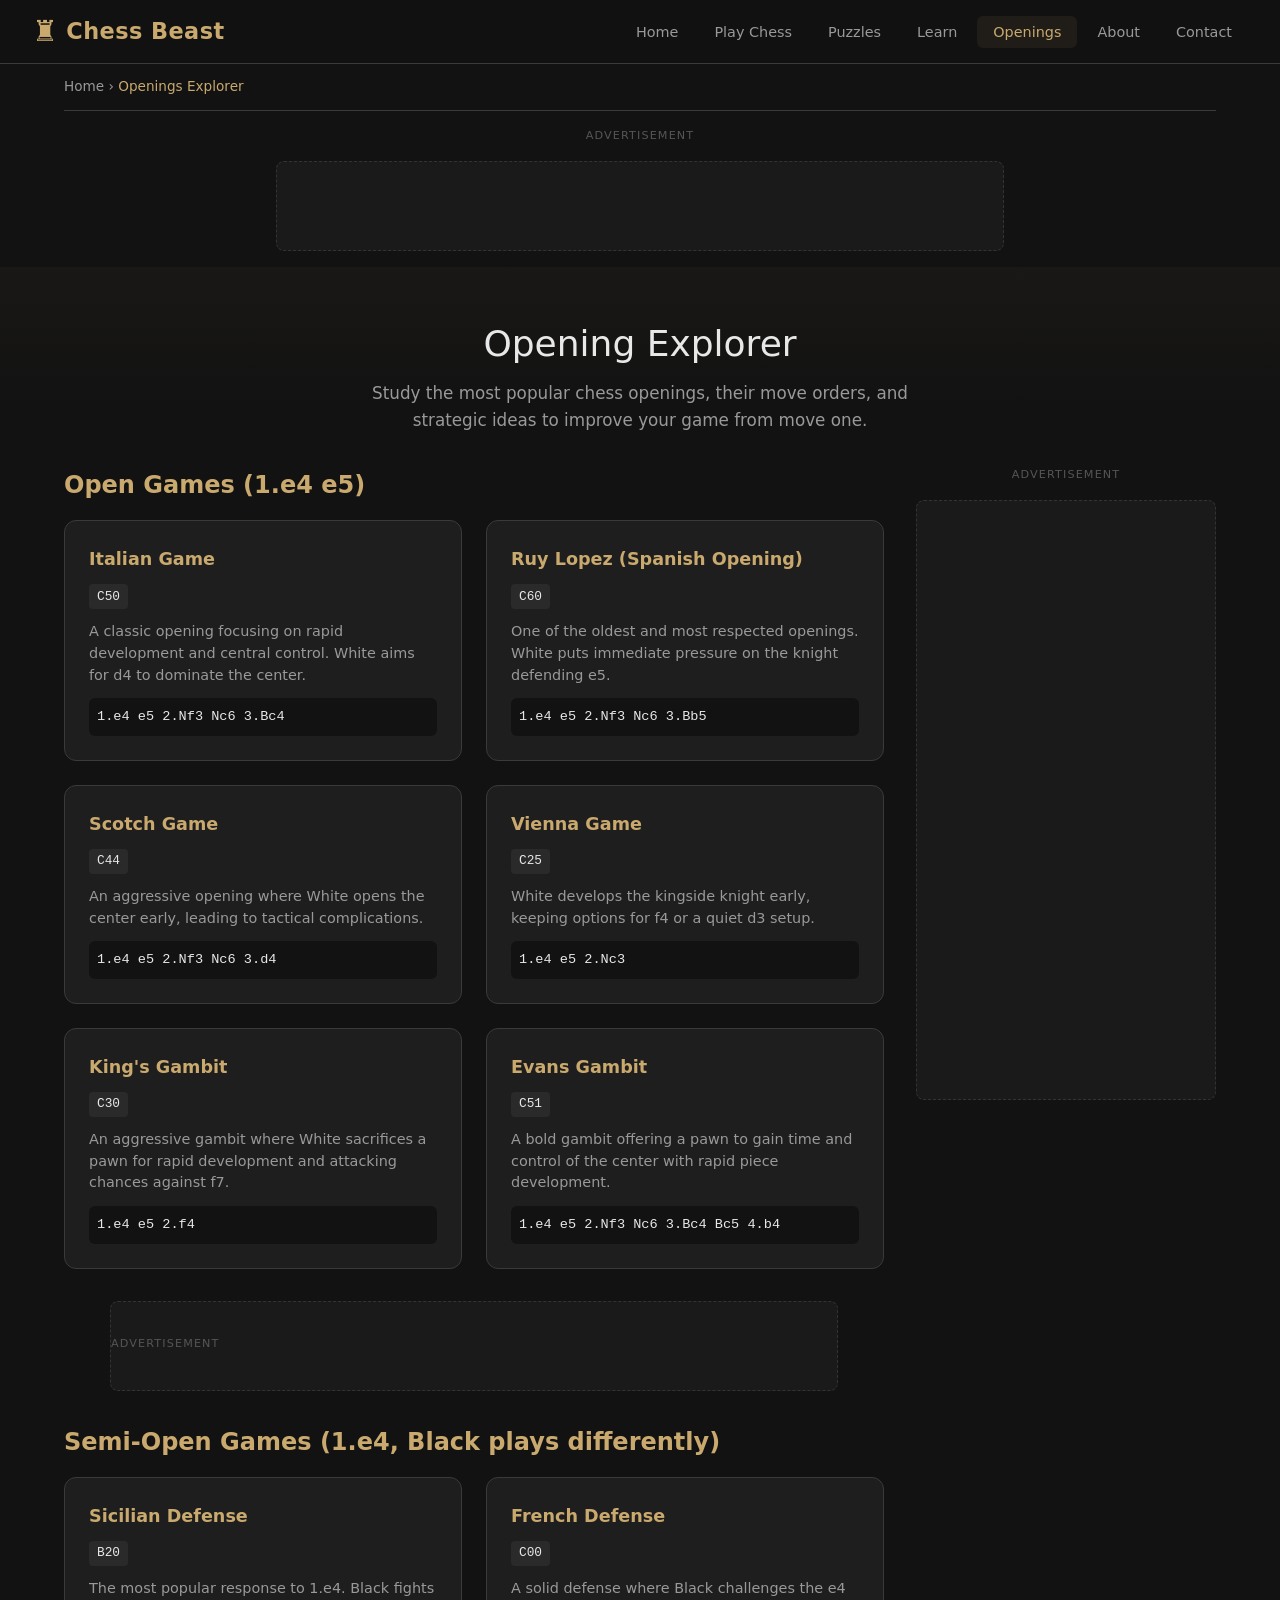
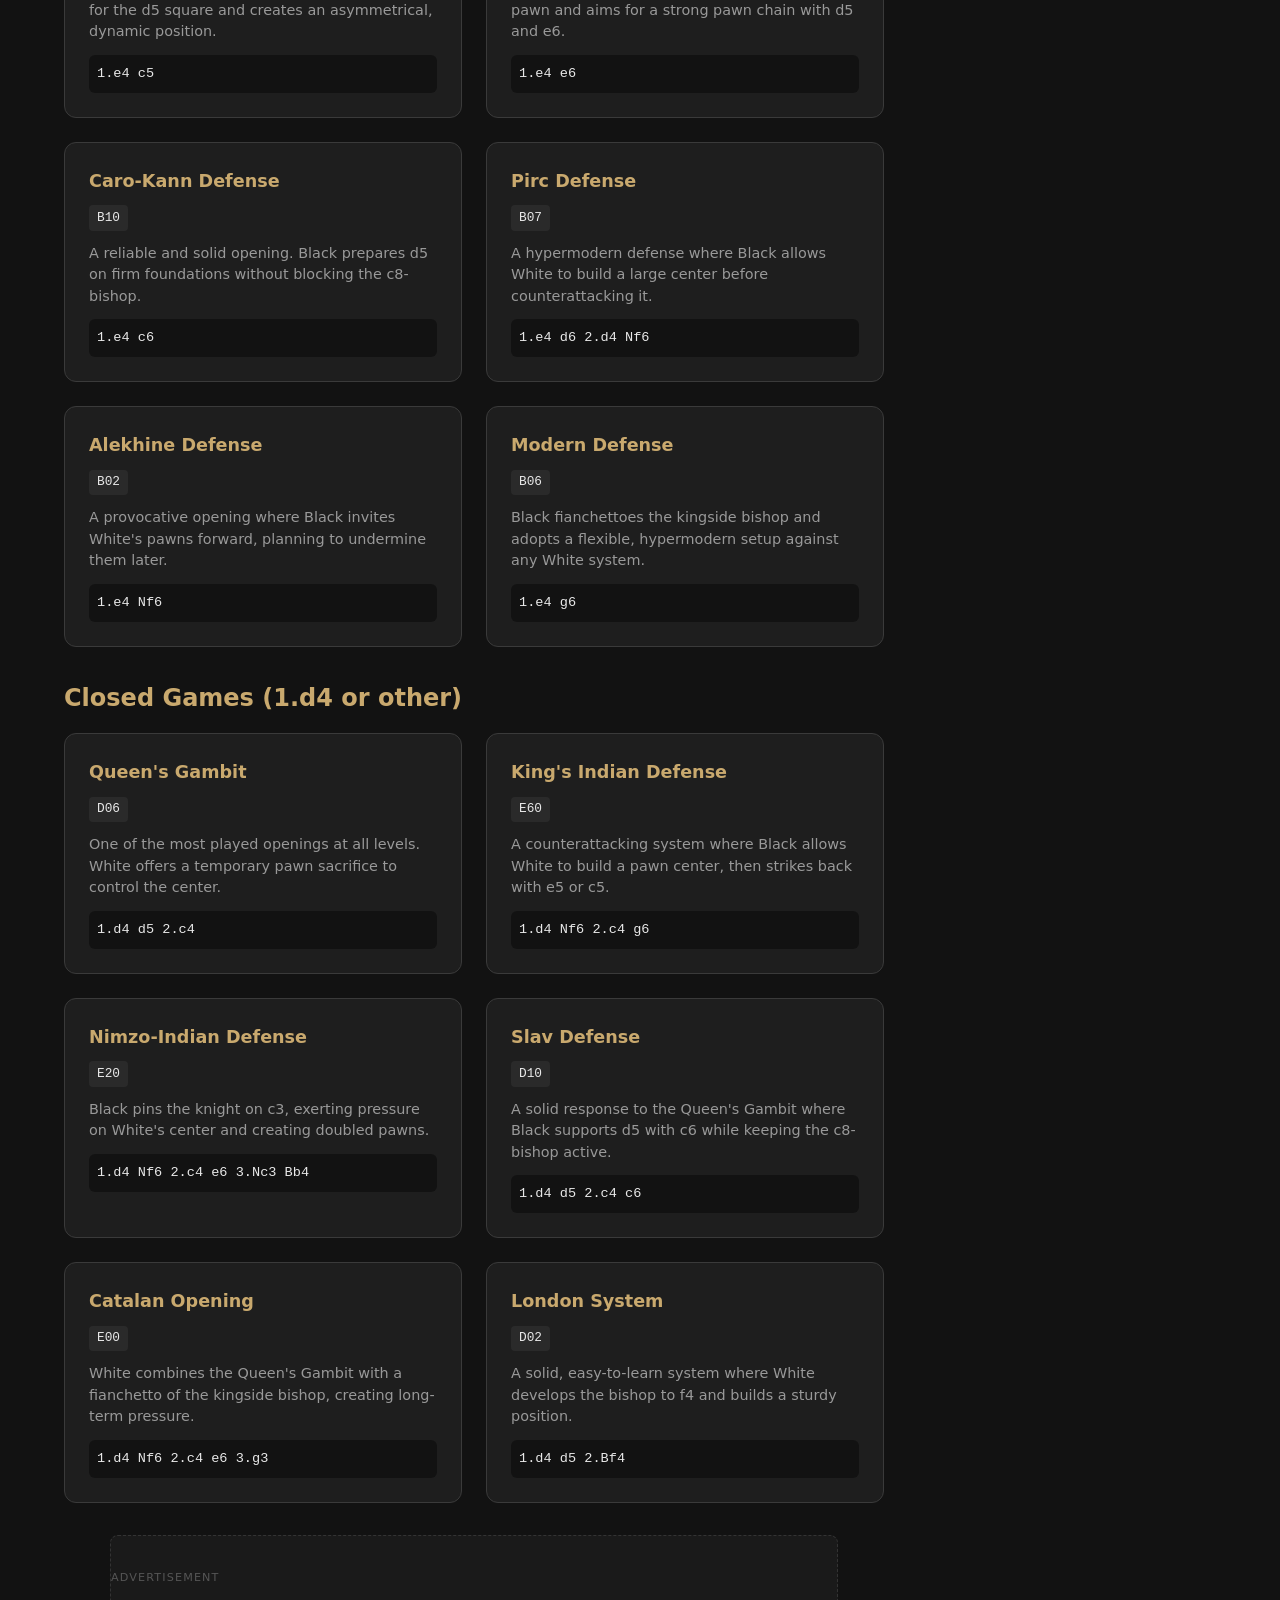
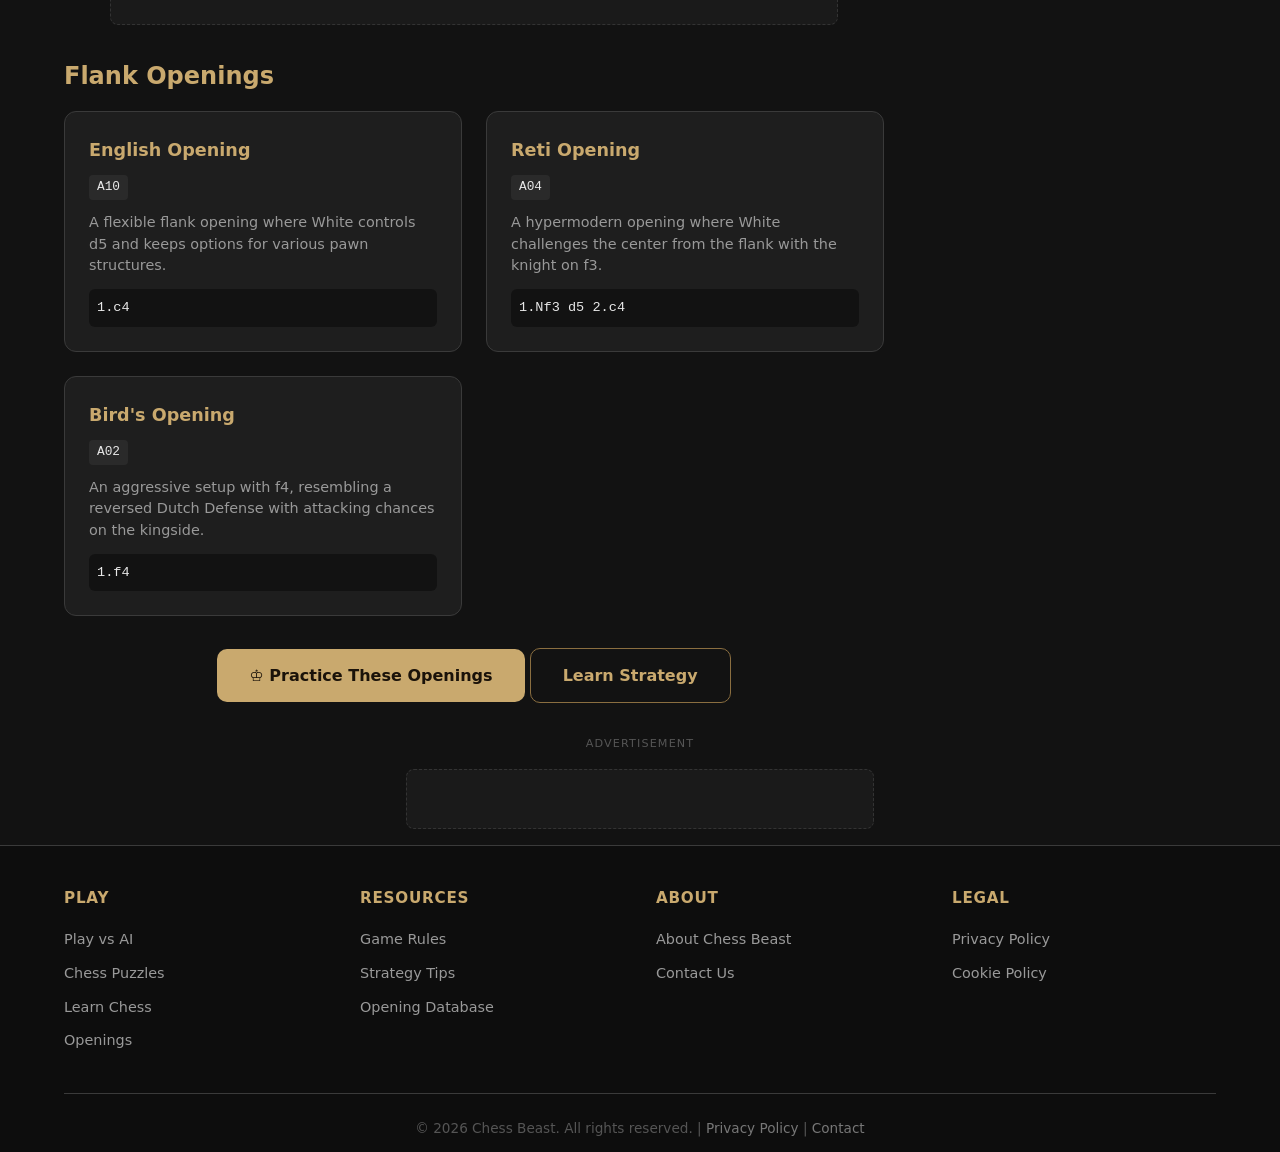
<file: openings.html>
<!doctype html>
<html lang="en">
    <head>
        <!-- Google tag (gtag.js) -->
        <script
            async
            src="https://www.googletagmanager.com/gtag/js?id=G-5SC4VKD37P"
        ></script>
        <script>
            window.dataLayer = window.dataLayer || [];
            function gtag() {
                dataLayer.push(arguments);
            }
            gtag("js", new Date());

            gtag("config", "G-5SC4VKD37P");
        </script>

        <meta charset="UTF-8" />
        <meta name="viewport" content="width=device-width, initial-scale=1.0" />
        <title>
            Chess Openings Explorer — Popular Openings Database | Chess Beast
        </title>
        <meta
            name="description"
            content="Explore popular chess openings including the Italian Game, Sicilian Defense, Queen's Gambit, Ruy Lopez, and more. Learn the moves and strategic ideas behind each opening."
        />
        <meta
            name="keywords"
            content="chess openings, opening database, Italian Game, Sicilian Defense, Queen's Gambit, Ruy Lopez, chess opening moves, chess theory"
        />
        <meta name="author" content="Chess Beast" />
        <meta name="robots" content="index, follow" />
        <link
            rel="canonical"
            href="https://starlit-phoenix-8d6c7b.netlify.app/openings.html"
        />
        <meta
            property="og:title"
            content="Chess Openings Explorer — Popular Openings Database"
        />
        <meta
            property="og:description"
            content="Study the most popular chess openings and their strategic ideas."
        />
        <meta property="og:type" content="website" />
        <meta
            property="og:url"
            content="https://starlit-phoenix-8d6c7b.netlify.app/openings.html"
        />
        <link rel="stylesheet" href="styles.css" />
        <meta name="google-adsense-account" content="ca-pub-2041950116232110" />
        <script
            async
            src="https://pagead2.googlesyndication.com/pagead/js/adsbygoogle.js?client=ca-pub-2041950116232110"
            crossorigin="anonymous"
        ></script>
    </head>
    <body>
        <nav class="site-nav">
            <a href="index.html" class="nav-brand"
                ><span class="logo-icon">&#9820;</span
                ><span>Chess Beast</span></a
            >
            <button
                class="nav-toggle"
                onclick="
                    document
                        .querySelector('.nav-links')
                        .classList.toggle('active')
                "
                aria-label="Toggle navigation"
            >
                &#9776;
            </button>
            <ul class="nav-links">
                <li><a href="index.html">Home</a></li>
                <li><a href="play.html">Play Chess</a></li>
                <li><a href="puzzles.html">Puzzles</a></li>
                <li><a href="learn.html">Learn</a></li>
                <li><a href="openings.html" class="active">Openings</a></li>
                <li><a href="about.html">About</a></li>
                <li><a href="contact.html">Contact</a></li>
            </ul>
        </nav>

        <div class="page-content">
            <div class="container">
                <div class="breadcrumbs">
                    <a href="index.html">Home</a> &rsaquo;
                    <span>Openings Explorer</span>
                </div>
            </div>

            <div class="container">
                <p class="ad-label">Advertisement</p>
                <div class="ad-slot ad-leaderboard">
                    <ins
                        class="adsbygoogle"
                        style="
                            display: inline-block;
                            width: 728px;
                            height: 90px;
                        "
                        data-ad-client="ca-pub-XXXXXXXXXXXXXXXX"
                        data-ad-slot="OPENBANNER1"
                    ></ins>
                </div>
            </div>

            <div class="page-header">
                <div class="container">
                    <h1>Opening Explorer</h1>
                    <p>
                        Study the most popular chess openings, their move
                        orders, and strategic ideas to improve your game from
                        move one.
                    </p>
                </div>
            </div>

            <div class="container">
                <div
                    style="
                        display: flex;
                        gap: 2rem;
                        justify-content: center;
                        align-items: flex-start;
                        flex-wrap: wrap;
                    "
                >
                    <div style="flex: 1; min-width: 300px">
                        <h2
                            style="
                                font-size: 1.5rem;
                                color: var(--accent);
                                margin-bottom: 1rem;
                            "
                        >
                            Open Games (1.e4 e5)
                        </h2>
                        <div class="openings-grid" style="padding: 0">
                            <div class="opening-card">
                                <h3>Italian Game</h3>
                                <span class="eco-code">C50</span>
                                <p>
                                    A classic opening focusing on rapid
                                    development and central control. White aims
                                    for d4 to dominate the center.
                                </p>
                                <div class="moves">1.e4 e5 2.Nf3 Nc6 3.Bc4</div>
                            </div>
                            <div class="opening-card">
                                <h3>Ruy Lopez (Spanish Opening)</h3>
                                <span class="eco-code">C60</span>
                                <p>
                                    One of the oldest and most respected
                                    openings. White puts immediate pressure on
                                    the knight defending e5.
                                </p>
                                <div class="moves">1.e4 e5 2.Nf3 Nc6 3.Bb5</div>
                            </div>
                            <div class="opening-card">
                                <h3>Scotch Game</h3>
                                <span class="eco-code">C44</span>
                                <p>
                                    An aggressive opening where White opens the
                                    center early, leading to tactical
                                    complications.
                                </p>
                                <div class="moves">1.e4 e5 2.Nf3 Nc6 3.d4</div>
                            </div>
                            <div class="opening-card">
                                <h3>Vienna Game</h3>
                                <span class="eco-code">C25</span>
                                <p>
                                    White develops the kingside knight early,
                                    keeping options for f4 or a quiet d3 setup.
                                </p>
                                <div class="moves">1.e4 e5 2.Nc3</div>
                            </div>
                            <div class="opening-card">
                                <h3>King's Gambit</h3>
                                <span class="eco-code">C30</span>
                                <p>
                                    An aggressive gambit where White sacrifices
                                    a pawn for rapid development and attacking
                                    chances against f7.
                                </p>
                                <div class="moves">1.e4 e5 2.f4</div>
                            </div>
                            <div class="opening-card">
                                <h3>Evans Gambit</h3>
                                <span class="eco-code">C51</span>
                                <p>
                                    A bold gambit offering a pawn to gain time
                                    and control of the center with rapid piece
                                    development.
                                </p>
                                <div class="moves">
                                    1.e4 e5 2.Nf3 Nc6 3.Bc4 Bc5 4.b4
                                </div>
                            </div>
                        </div>

                        <div
                            class="ad-slot ad-in-content"
                            style="margin: 2rem auto"
                        >
                            <p class="ad-label">Advertisement</p>
                            <ins
                                class="adsbygoogle"
                                style="
                                    display: inline-block;
                                    width: 728px;
                                    height: 90px;
                                "
                                data-ad-client="ca-pub-XXXXXXXXXXXXXXXX"
                                data-ad-slot="OPENINCONTENT1"
                            ></ins>
                        </div>

                        <h2
                            style="
                                font-size: 1.5rem;
                                color: var(--accent);
                                margin: 2rem 0 1rem;
                            "
                        >
                            Semi-Open Games (1.e4, Black plays differently)
                        </h2>
                        <div class="openings-grid" style="padding: 0">
                            <div class="opening-card">
                                <h3>Sicilian Defense</h3>
                                <span class="eco-code">B20</span>
                                <p>
                                    The most popular response to 1.e4. Black
                                    fights for the d5 square and creates an
                                    asymmetrical, dynamic position.
                                </p>
                                <div class="moves">1.e4 c5</div>
                            </div>
                            <div class="opening-card">
                                <h3>French Defense</h3>
                                <span class="eco-code">C00</span>
                                <p>
                                    A solid defense where Black challenges the
                                    e4 pawn and aims for a strong pawn chain
                                    with d5 and e6.
                                </p>
                                <div class="moves">1.e4 e6</div>
                            </div>
                            <div class="opening-card">
                                <h3>Caro-Kann Defense</h3>
                                <span class="eco-code">B10</span>
                                <p>
                                    A reliable and solid opening. Black prepares
                                    d5 on firm foundations without blocking the
                                    c8-bishop.
                                </p>
                                <div class="moves">1.e4 c6</div>
                            </div>
                            <div class="opening-card">
                                <h3>Pirc Defense</h3>
                                <span class="eco-code">B07</span>
                                <p>
                                    A hypermodern defense where Black allows
                                    White to build a large center before
                                    counterattacking it.
                                </p>
                                <div class="moves">1.e4 d6 2.d4 Nf6</div>
                            </div>
                            <div class="opening-card">
                                <h3>Alekhine Defense</h3>
                                <span class="eco-code">B02</span>
                                <p>
                                    A provocative opening where Black invites
                                    White's pawns forward, planning to undermine
                                    them later.
                                </p>
                                <div class="moves">1.e4 Nf6</div>
                            </div>
                            <div class="opening-card">
                                <h3>Modern Defense</h3>
                                <span class="eco-code">B06</span>
                                <p>
                                    Black fianchettoes the kingside bishop and
                                    adopts a flexible, hypermodern setup against
                                    any White system.
                                </p>
                                <div class="moves">1.e4 g6</div>
                            </div>
                        </div>

                        <h2
                            style="
                                font-size: 1.5rem;
                                color: var(--accent);
                                margin: 2rem 0 1rem;
                            "
                        >
                            Closed Games (1.d4 or other)
                        </h2>
                        <div class="openings-grid" style="padding: 0">
                            <div class="opening-card">
                                <h3>Queen's Gambit</h3>
                                <span class="eco-code">D06</span>
                                <p>
                                    One of the most played openings at all
                                    levels. White offers a temporary pawn
                                    sacrifice to control the center.
                                </p>
                                <div class="moves">1.d4 d5 2.c4</div>
                            </div>
                            <div class="opening-card">
                                <h3>King's Indian Defense</h3>
                                <span class="eco-code">E60</span>
                                <p>
                                    A counterattacking system where Black allows
                                    White to build a pawn center, then strikes
                                    back with e5 or c5.
                                </p>
                                <div class="moves">1.d4 Nf6 2.c4 g6</div>
                            </div>
                            <div class="opening-card">
                                <h3>Nimzo-Indian Defense</h3>
                                <span class="eco-code">E20</span>
                                <p>
                                    Black pins the knight on c3, exerting
                                    pressure on White's center and creating
                                    doubled pawns.
                                </p>
                                <div class="moves">
                                    1.d4 Nf6 2.c4 e6 3.Nc3 Bb4
                                </div>
                            </div>
                            <div class="opening-card">
                                <h3>Slav Defense</h3>
                                <span class="eco-code">D10</span>
                                <p>
                                    A solid response to the Queen's Gambit where
                                    Black supports d5 with c6 while keeping the
                                    c8-bishop active.
                                </p>
                                <div class="moves">1.d4 d5 2.c4 c6</div>
                            </div>
                            <div class="opening-card">
                                <h3>Catalan Opening</h3>
                                <span class="eco-code">E00</span>
                                <p>
                                    White combines the Queen's Gambit with a
                                    fianchetto of the kingside bishop, creating
                                    long-term pressure.
                                </p>
                                <div class="moves">1.d4 Nf6 2.c4 e6 3.g3</div>
                            </div>
                            <div class="opening-card">
                                <h3>London System</h3>
                                <span class="eco-code">D02</span>
                                <p>
                                    A solid, easy-to-learn system where White
                                    develops the bishop to f4 and builds a
                                    sturdy position.
                                </p>
                                <div class="moves">1.d4 d5 2.Bf4</div>
                            </div>
                        </div>

                        <div
                            class="ad-slot ad-in-content"
                            style="margin: 2rem auto"
                        >
                            <p class="ad-label">Advertisement</p>
                            <ins
                                class="adsbygoogle"
                                style="
                                    display: inline-block;
                                    width: 728px;
                                    height: 90px;
                                "
                                data-ad-client="ca-pub-XXXXXXXXXXXXXXXX"
                                data-ad-slot="OPENINCONTENT2"
                            ></ins>
                        </div>

                        <h2
                            style="
                                font-size: 1.5rem;
                                color: var(--accent);
                                margin: 2rem 0 1rem;
                            "
                        >
                            Flank Openings
                        </h2>
                        <div class="openings-grid" style="padding: 0">
                            <div class="opening-card">
                                <h3>English Opening</h3>
                                <span class="eco-code">A10</span>
                                <p>
                                    A flexible flank opening where White
                                    controls d5 and keeps options for various
                                    pawn structures.
                                </p>
                                <div class="moves">1.c4</div>
                            </div>
                            <div class="opening-card">
                                <h3>Reti Opening</h3>
                                <span class="eco-code">A04</span>
                                <p>
                                    A hypermodern opening where White challenges
                                    the center from the flank with the knight on
                                    f3.
                                </p>
                                <div class="moves">1.Nf3 d5 2.c4</div>
                            </div>
                            <div class="opening-card">
                                <h3>Bird's Opening</h3>
                                <span class="eco-code">A02</span>
                                <p>
                                    An aggressive setup with f4, resembling a
                                    reversed Dutch Defense with attacking
                                    chances on the kingside.
                                </p>
                                <div class="moves">1.f4</div>
                            </div>
                        </div>

                        <div class="text-center mt-2 mb-2">
                            <a href="play.html" class="btn btn-primary"
                                >&#9812; Practice These Openings</a
                            >
                            <a
                                href="learn.html#strategy"
                                class="btn btn-secondary"
                                >Learn Strategy</a
                            >
                        </div>
                    </div>

                    <div style="flex-shrink: 0; width: 300px">
                        <p class="ad-label">Advertisement</p>
                        <div class="ad-slot ad-half-page">
                            <ins
                                class="adsbygoogle"
                                style="
                                    display: inline-block;
                                    width: 300px;
                                    height: 600px;
                                "
                                data-ad-client="ca-pub-XXXXXXXXXXXXXXXX"
                                data-ad-slot="OPENSIDEBAR1"
                            ></ins>
                        </div>
                    </div>
                </div>
            </div>
        </div>

        <div class="container">
            <p class="ad-label">Advertisement</p>
            <div class="ad-slot ad-banner">
                <ins
                    class="adsbygoogle"
                    style="display: inline-block; width: 468px; height: 60px"
                    data-ad-client="ca-pub-XXXXXXXXXXXXXXXX"
                    data-ad-slot="OPENFOOTER1"
                ></ins>
            </div>
        </div>

        <footer class="site-footer">
            <div class="container">
                <div class="footer-grid">
                    <div class="footer-col">
                        <h4>Play</h4>
                        <ul>
                            <li><a href="play.html">Play vs AI</a></li>
                            <li><a href="puzzles.html">Chess Puzzles</a></li>
                            <li><a href="learn.html">Learn Chess</a></li>
                            <li><a href="openings.html">Openings</a></li>
                        </ul>
                    </div>
                    <div class="footer-col">
                        <h4>Resources</h4>
                        <ul>
                            <li><a href="learn.html#rules">Game Rules</a></li>
                            <li>
                                <a href="learn.html#strategy">Strategy Tips</a>
                            </li>
                            <li>
                                <a href="openings.html">Opening Database</a>
                            </li>
                        </ul>
                    </div>
                    <div class="footer-col">
                        <h4>About</h4>
                        <ul>
                            <li><a href="about.html">About Chess Beast</a></li>
                            <li><a href="contact.html">Contact Us</a></li>
                        </ul>
                    </div>
                    <div class="footer-col">
                        <h4>Legal</h4>
                        <ul>
                            <li>
                                <a href="privacy-policy.html">Privacy Policy</a>
                            </li>
                            <li>
                                <a href="privacy-policy.html#cookies"
                                    >Cookie Policy</a
                                >
                            </li>
                        </ul>
                    </div>
                </div>
                <div class="footer-bottom">
                    <p>
                        &copy; 2026 Chess Beast. All rights reserved. |
                        <a href="privacy-policy.html">Privacy Policy</a> |
                        <a href="contact.html">Contact</a>
                    </p>
                </div>
            </div>
        </footer>

        <script>
            (window.adsbygoogle = window.adsbygoogle || []).push({});
            (window.adsbygoogle = window.adsbygoogle || []).push({});
            (window.adsbygoogle = window.adsbygoogle || []).push({});
            (window.adsbygoogle = window.adsbygoogle || []).push({});
            (window.adsbygoogle = window.adsbygoogle || []).push({});
        </script>
    </body>
</html>
</file>
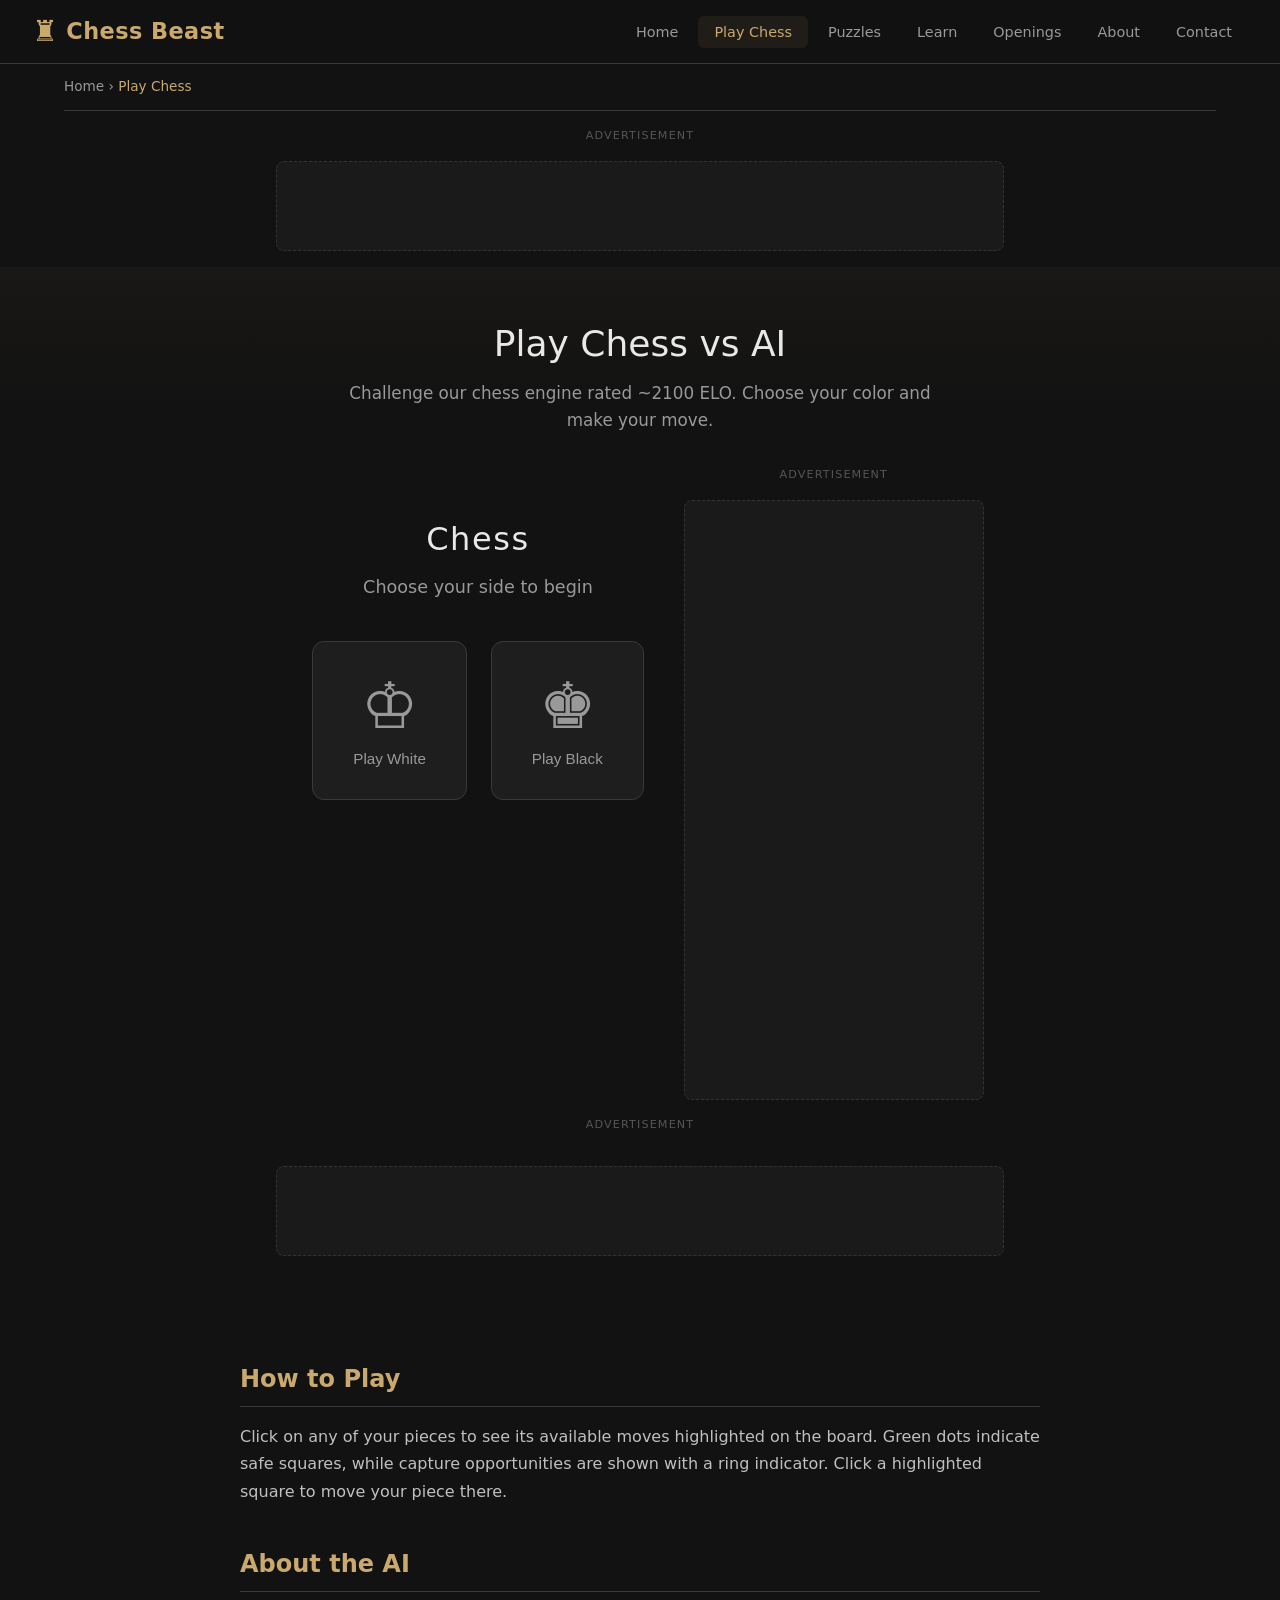
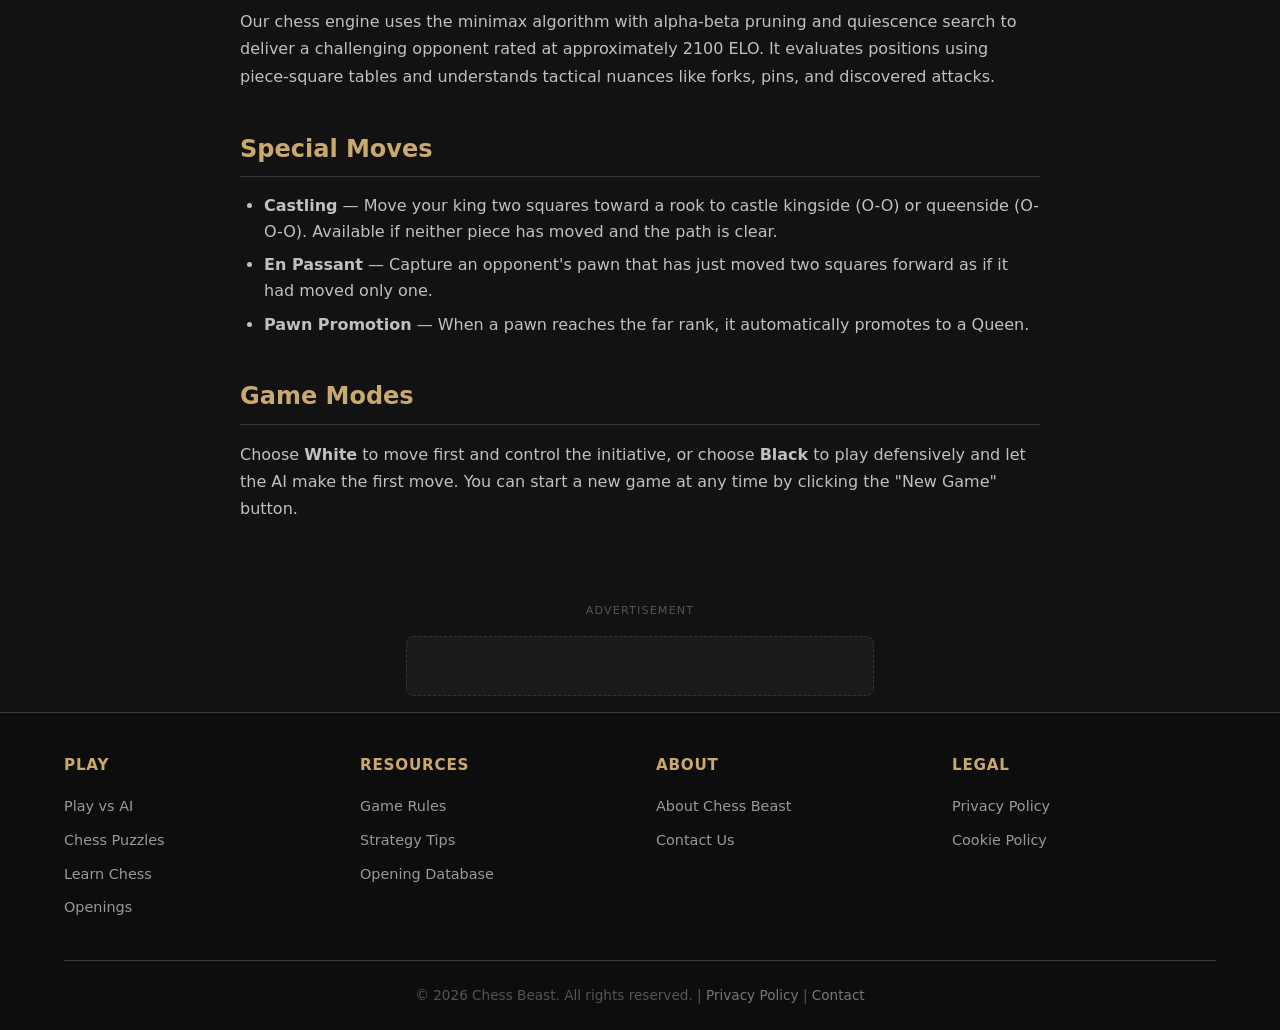
<file: play.html>
<!doctype html>
<html lang="en">
    <head>
        <!-- Google tag (gtag.js) -->
        <script
            async
            src="https://www.googletagmanager.com/gtag/js?id=G-5SC4VKD37P"
        ></script>
        <script>
            window.dataLayer = window.dataLayer || [];
            function gtag() {
                dataLayer.push(arguments);
            }
            gtag("js", new Date());

            gtag("config", "G-5SC4VKD37P");
        </script>

        <meta charset="UTF-8" />
        <meta name="viewport" content="width=device-width, initial-scale=1.0" />
        <title>Play Chess vs AI — Free Online Chess Game | Chess Beast</title>
        <meta
            name="description"
            content="Play chess online for free against a powerful AI engine rated ~2100 ELO. Choose White or Black and test your skills. No registration required."
        />
        <meta
            name="keywords"
            content="play chess online, chess vs AI, free chess game, chess engine, online chess, chess AI opponent"
        />
        <meta name="author" content="Chess Beast" />
        <meta name="robots" content="index, follow" />
        <link
            rel="canonical"
            href="https://starlit-phoenix-8d6c7b.netlify.app/play.html"
        />
        <meta
            property="og:title"
            content="Play Chess vs AI — Free Online Chess Game"
        />
        <meta
            property="og:description"
            content="Challenge our powerful chess engine. Choose your side and play instantly."
        />
        <meta property="og:type" content="website" />
        <meta
            property="og:url"
            content="https://starlit-phoenix-8d6c7b.netlify.app/play.html"
        />
        <link rel="stylesheet" href="styles.css" />
        <script
            async
            src="https://pagead2.googlesyndication.com/pagead/js/adsbygoogle.js?client=ca-pub-2041950116232110"
            crossorigin="anonymous"
        ></script>
        <meta name="google-adsense-account" content="ca-pub-2041950116232110" />
    </head>
    <body>
        <!-- Navigation -->
        <nav class="site-nav">
            <a href="index.html" class="nav-brand">
                <span class="logo-icon">&#9820;</span>
                <span>Chess Beast</span>
            </a>
            <button
                class="nav-toggle"
                onclick="
                    document
                        .querySelector('.nav-links')
                        .classList.toggle('active')
                "
                aria-label="Toggle navigation"
            >
                &#9776;
            </button>
            <ul class="nav-links">
                <li><a href="index.html">Home</a></li>
                <li><a href="play.html" class="active">Play Chess</a></li>
                <li><a href="puzzles.html">Puzzles</a></li>
                <li><a href="learn.html">Learn</a></li>
                <li><a href="openings.html">Openings</a></li>
                <li><a href="about.html">About</a></li>
                <li><a href="contact.html">Contact</a></li>
            </ul>
        </nav>

        <div class="page-content">
            <!-- Breadcrumbs -->
            <div class="container">
                <div class="breadcrumbs">
                    <a href="index.html">Home</a> &rsaquo;
                    <span>Play Chess</span>
                </div>
            </div>

            <!-- Top Banner Ad -->
            <div class="container">
                <p class="ad-label">Advertisement</p>
                <div class="ad-slot ad-leaderboard">
                    <ins
                        class="adsbygoogle"
                        style="
                            display: inline-block;
                            width: 728px;
                            height: 90px;
                        "
                        data-ad-client="ca-pub-XXXXXXXXXXXXXXXX"
                        data-ad-slot="PLAYBANNER1"
                    ></ins>
                </div>
            </div>

            <!-- Page Header -->
            <div class="page-header">
                <div class="container">
                    <h1>Play Chess vs AI</h1>
                    <p>
                        Challenge our chess engine rated ~2100 ELO. Choose your
                        color and make your move.
                    </p>
                </div>
            </div>

            <!-- Game Area with Sidebar Ad -->
            <div class="container">
                <div
                    style="
                        display: flex;
                        gap: 1.5rem;
                        justify-content: center;
                        flex-wrap: wrap;
                        align-items: flex-start;
                    "
                >
                    <!-- Main Game Area -->
                    <div
                        style="
                            flex: 1;
                            min-width: 300px;
                            max-width: fit-content;
                        "
                    >
                        <!-- Color choice screen -->
                        <div id="color-picker">
                            <h1 style="font-size: 2rem">Chess</h1>
                            <p>Choose your side to begin</p>
                            <div class="piece-choice">
                                <button
                                    class="choice-btn"
                                    onclick="startGame('white')"
                                >
                                    <span class="piece-icon">&#9812;</span>
                                    Play White
                                </button>
                                <button
                                    class="choice-btn"
                                    onclick="startGame('black')"
                                >
                                    <span class="piece-icon">&#9818;</span>
                                    Play Black
                                </button>
                            </div>
                        </div>

                        <!-- Game screen -->
                        <div id="game">
                            <div id="board-wrap">
                                <div id="board-outer">
                                    <div
                                        class="coord-col"
                                        id="rank-labels"
                                    ></div>
                                    <div id="board"></div>
                                </div>
                                <div class="coord-row" id="file-labels"></div>
                            </div>

                            <div id="panel">
                                <div class="card">
                                    <div id="ai-badge">
                                        AI &middot; ~2100 ELO
                                    </div>
                                    <div id="status-title">White to move</div>
                                    <div id="status-text">
                                        Select a piece to begin.
                                    </div>
                                    <div id="thinking-indicator">
                                        <div class="dot-pulse">
                                            <span></span><span></span
                                            ><span></span>
                                        </div>
                                        Thinking&hellip;
                                    </div>
                                </div>

                                <div class="card" id="captured-wrap">
                                    <div class="cap-label">Captured by you</div>
                                    <div
                                        class="captured-row"
                                        id="cap-by-player"
                                    ></div>
                                    <div
                                        class="cap-label"
                                        style="margin-top: 8px"
                                    >
                                        Captured by AI
                                    </div>
                                    <div
                                        class="captured-row"
                                        id="cap-by-ai"
                                    ></div>
                                </div>

                                <div class="card">
                                    <div
                                        style="
                                            font-size: 0.75rem;
                                            color: var(--text-muted);
                                            margin-bottom: 8px;
                                        "
                                    >
                                        Move history
                                    </div>
                                    <div id="moves-list"></div>
                                </div>

                                <button id="btn-new" onclick="newGame()">
                                    New Game
                                </button>
                            </div>
                        </div>
                    </div>

                    <!-- Sidebar Ad -->
                    <div class="ad-sidebar" style="flex-shrink: 0">
                        <p class="ad-label">Advertisement</p>
                        <div class="ad-slot ad-half-page">
                            <ins
                                class="adsbygoogle"
                                style="
                                    display: inline-block;
                                    width: 300px;
                                    height: 600px;
                                "
                                data-ad-client="ca-pub-XXXXXXXXXXXXXXXX"
                                data-ad-slot="PLAYSIDEBAR1"
                            ></ins>
                        </div>
                    </div>
                </div>
            </div>

            <!-- In-Content Ad -->
            <div class="container">
                <p class="ad-label">Advertisement</p>
                <div class="ad-slot ad-in-content">
                    <ins
                        class="adsbygoogle"
                        style="
                            display: inline-block;
                            width: 728px;
                            height: 90px;
                        "
                        data-ad-client="ca-pub-XXXXXXXXXXXXXXXX"
                        data-ad-slot="PLAYINCONTENT1"
                    ></ins>
                </div>
            </div>

            <!-- Game Info Section -->
            <section class="games-section">
                <div class="container">
                    <div class="article-content" style="padding: 0">
                        <h2>How to Play</h2>
                        <p>
                            Click on any of your pieces to see its available
                            moves highlighted on the board. Green dots indicate
                            safe squares, while capture opportunities are shown
                            with a ring indicator. Click a highlighted square to
                            move your piece there.
                        </p>

                        <h2>About the AI</h2>
                        <p>
                            Our chess engine uses the minimax algorithm with
                            alpha-beta pruning and quiescence search to deliver
                            a challenging opponent rated at approximately 2100
                            ELO. It evaluates positions using piece-square
                            tables and understands tactical nuances like forks,
                            pins, and discovered attacks.
                        </p>

                        <h2>Special Moves</h2>
                        <ul>
                            <li>
                                <strong>Castling</strong> — Move your king two
                                squares toward a rook to castle kingside (O-O)
                                or queenside (O-O-O). Available if neither piece
                                has moved and the path is clear.
                            </li>
                            <li>
                                <strong>En Passant</strong> — Capture an
                                opponent's pawn that has just moved two squares
                                forward as if it had moved only one.
                            </li>
                            <li>
                                <strong>Pawn Promotion</strong> — When a pawn
                                reaches the far rank, it automatically promotes
                                to a Queen.
                            </li>
                        </ul>

                        <h2>Game Modes</h2>
                        <p>
                            Choose <strong>White</strong> to move first and
                            control the initiative, or choose
                            <strong>Black</strong> to play defensively and let
                            the AI make the first move. You can start a new game
                            at any time by clicking the "New Game" button.
                        </p>
                    </div>
                </div>
            </section>
        </div>

        <!-- Result overlay -->
        <div id="result-overlay">
            <div id="result-box">
                <h2 id="result-title">Game Over</h2>
                <p id="result-desc"></p>
                <button onclick="newGame()">Play Again</button>
            </div>
        </div>

        <!-- Footer Ad -->
        <div class="container">
            <p class="ad-label">Advertisement</p>
            <div class="ad-slot ad-banner">
                <ins
                    class="adsbygoogle"
                    style="display: inline-block; width: 468px; height: 60px"
                    data-ad-client="ca-pub-XXXXXXXXXXXXXXXX"
                    data-ad-slot="PLAYFOOTER1"
                ></ins>
            </div>
        </div>

        <!-- Footer -->
        <footer class="site-footer">
            <div class="container">
                <div class="footer-grid">
                    <div class="footer-col">
                        <h4>Play</h4>
                        <ul>
                            <li><a href="play.html">Play vs AI</a></li>
                            <li><a href="puzzles.html">Chess Puzzles</a></li>
                            <li><a href="learn.html">Learn Chess</a></li>
                            <li><a href="openings.html">Openings</a></li>
                        </ul>
                    </div>
                    <div class="footer-col">
                        <h4>Resources</h4>
                        <ul>
                            <li><a href="learn.html#rules">Game Rules</a></li>
                            <li>
                                <a href="learn.html#strategy">Strategy Tips</a>
                            </li>
                            <li>
                                <a href="openings.html">Opening Database</a>
                            </li>
                        </ul>
                    </div>
                    <div class="footer-col">
                        <h4>About</h4>
                        <ul>
                            <li><a href="about.html">About Chess Beast</a></li>
                            <li><a href="contact.html">Contact Us</a></li>
                        </ul>
                    </div>
                    <div class="footer-col">
                        <h4>Legal</h4>
                        <ul>
                            <li>
                                <a href="privacy-policy.html">Privacy Policy</a>
                            </li>
                            <li>
                                <a href="privacy-policy.html#cookies"
                                    >Cookie Policy</a
                                >
                            </li>
                        </ul>
                    </div>
                </div>
                <div class="footer-bottom">
                    <p>
                        &copy; 2026 Chess Beast. All rights reserved. |
                        <a href="privacy-policy.html">Privacy Policy</a> |
                        <a href="contact.html">Contact</a>
                    </p>
                </div>
            </div>
        </footer>

        <script src="chess.js"></script>
        <script>
            (window.adsbygoogle = window.adsbygoogle || []).push({});
            (window.adsbygoogle = window.adsbygoogle || []).push({});
            (window.adsbygoogle = window.adsbygoogle || []).push({});
            (window.adsbygoogle = window.adsbygoogle || []).push({});
        </script>
    </body>
</html>
</file>
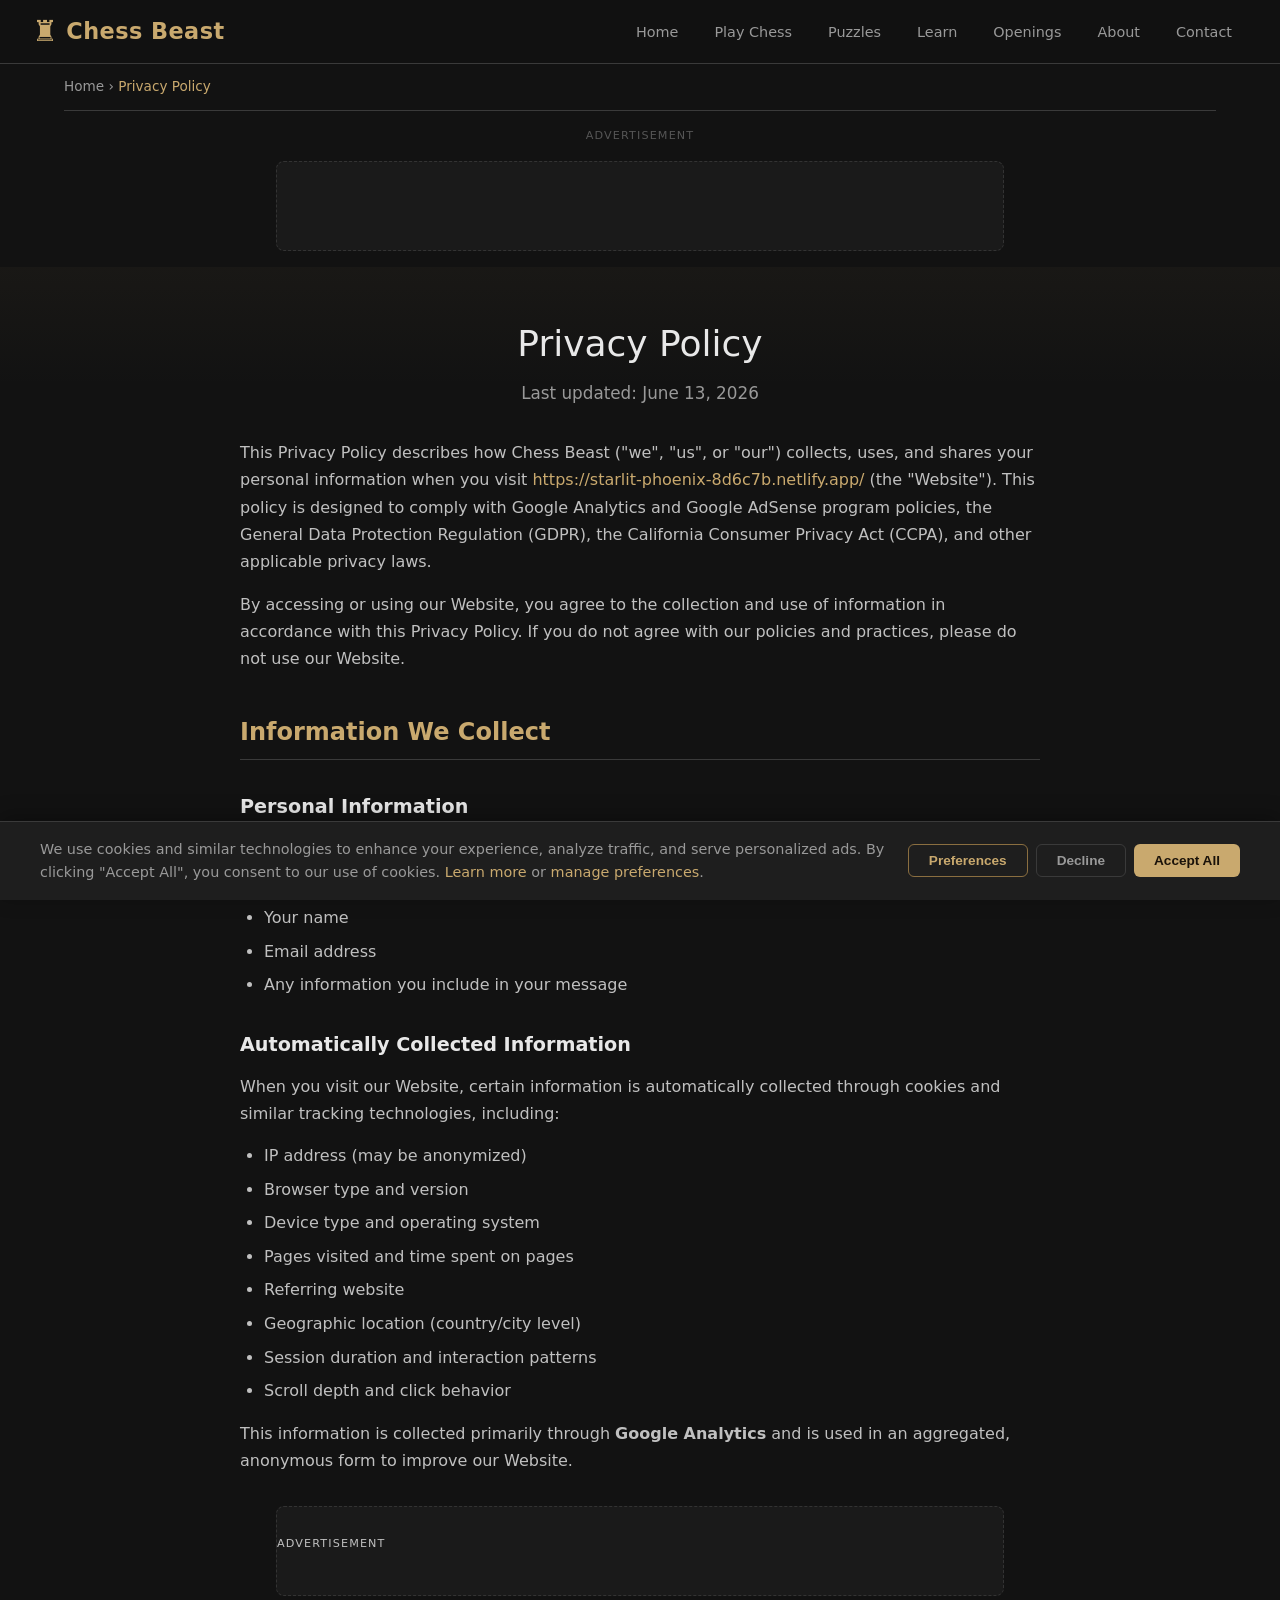
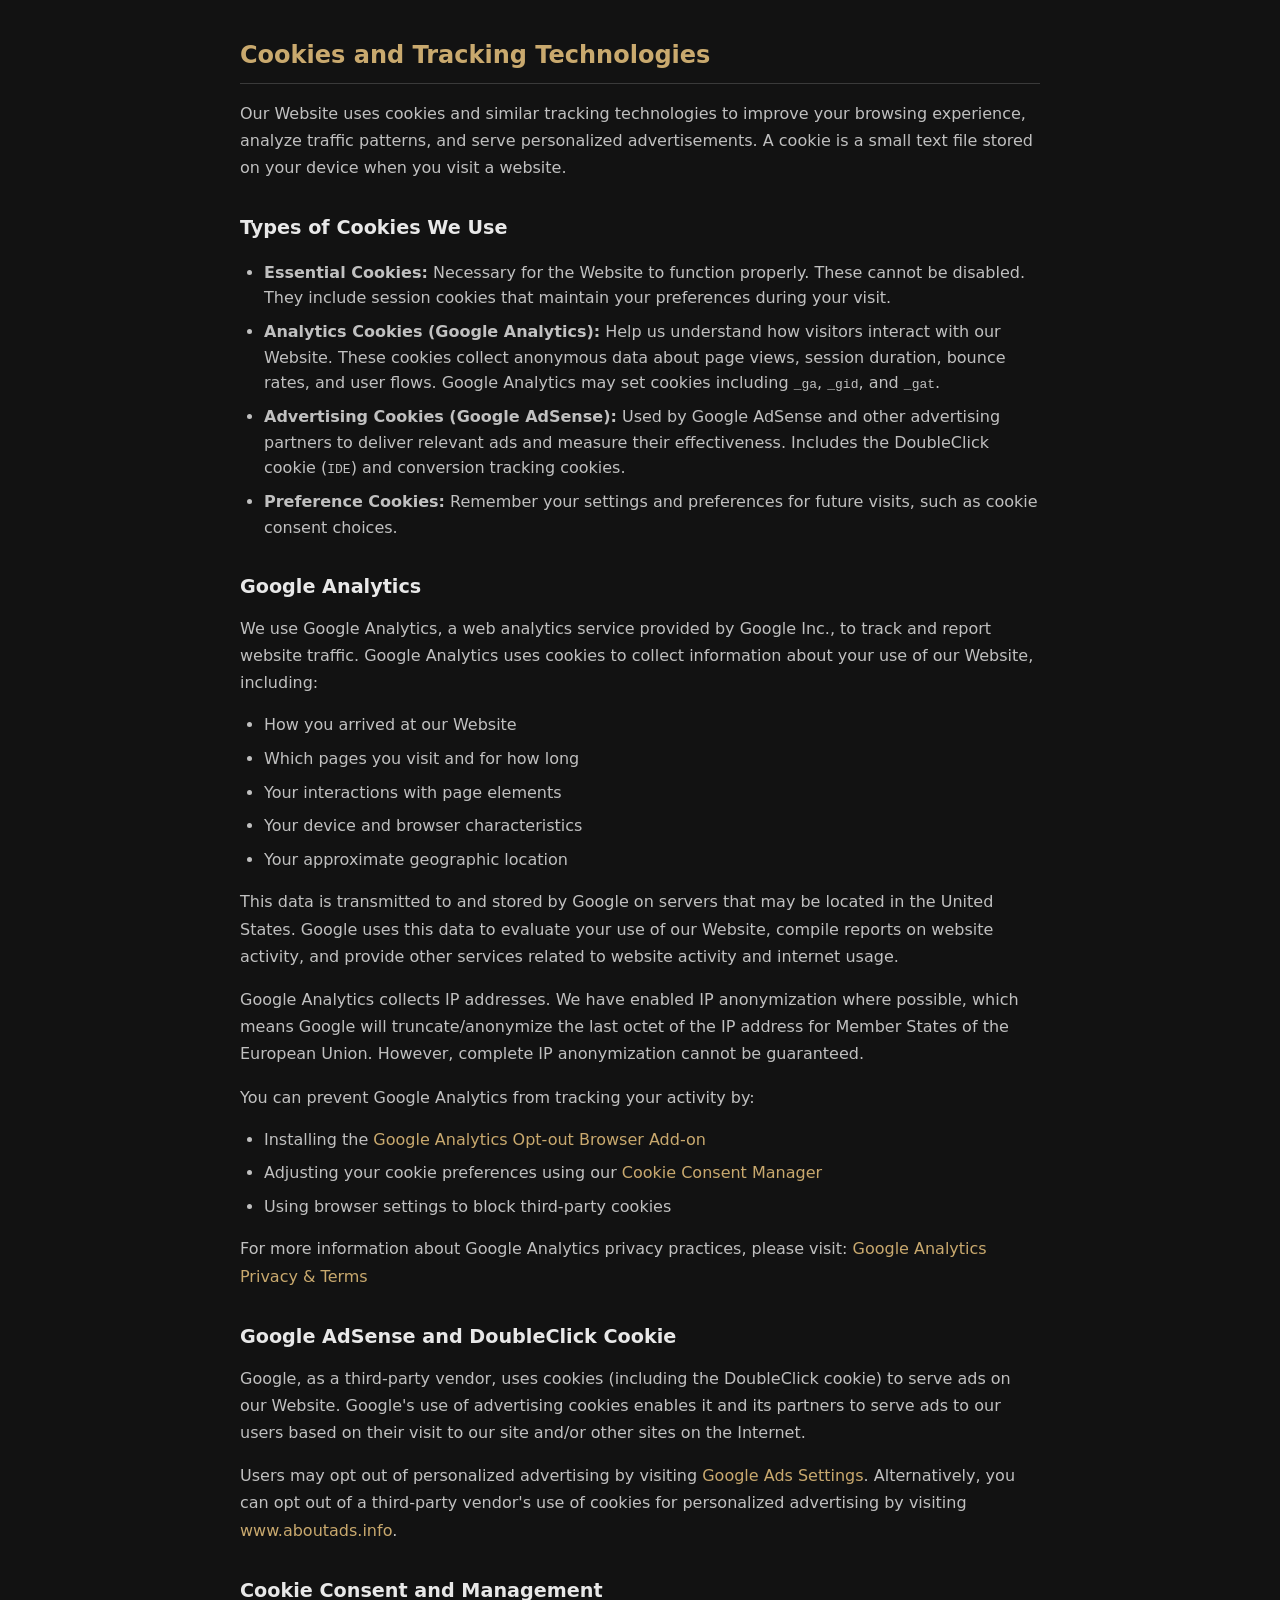
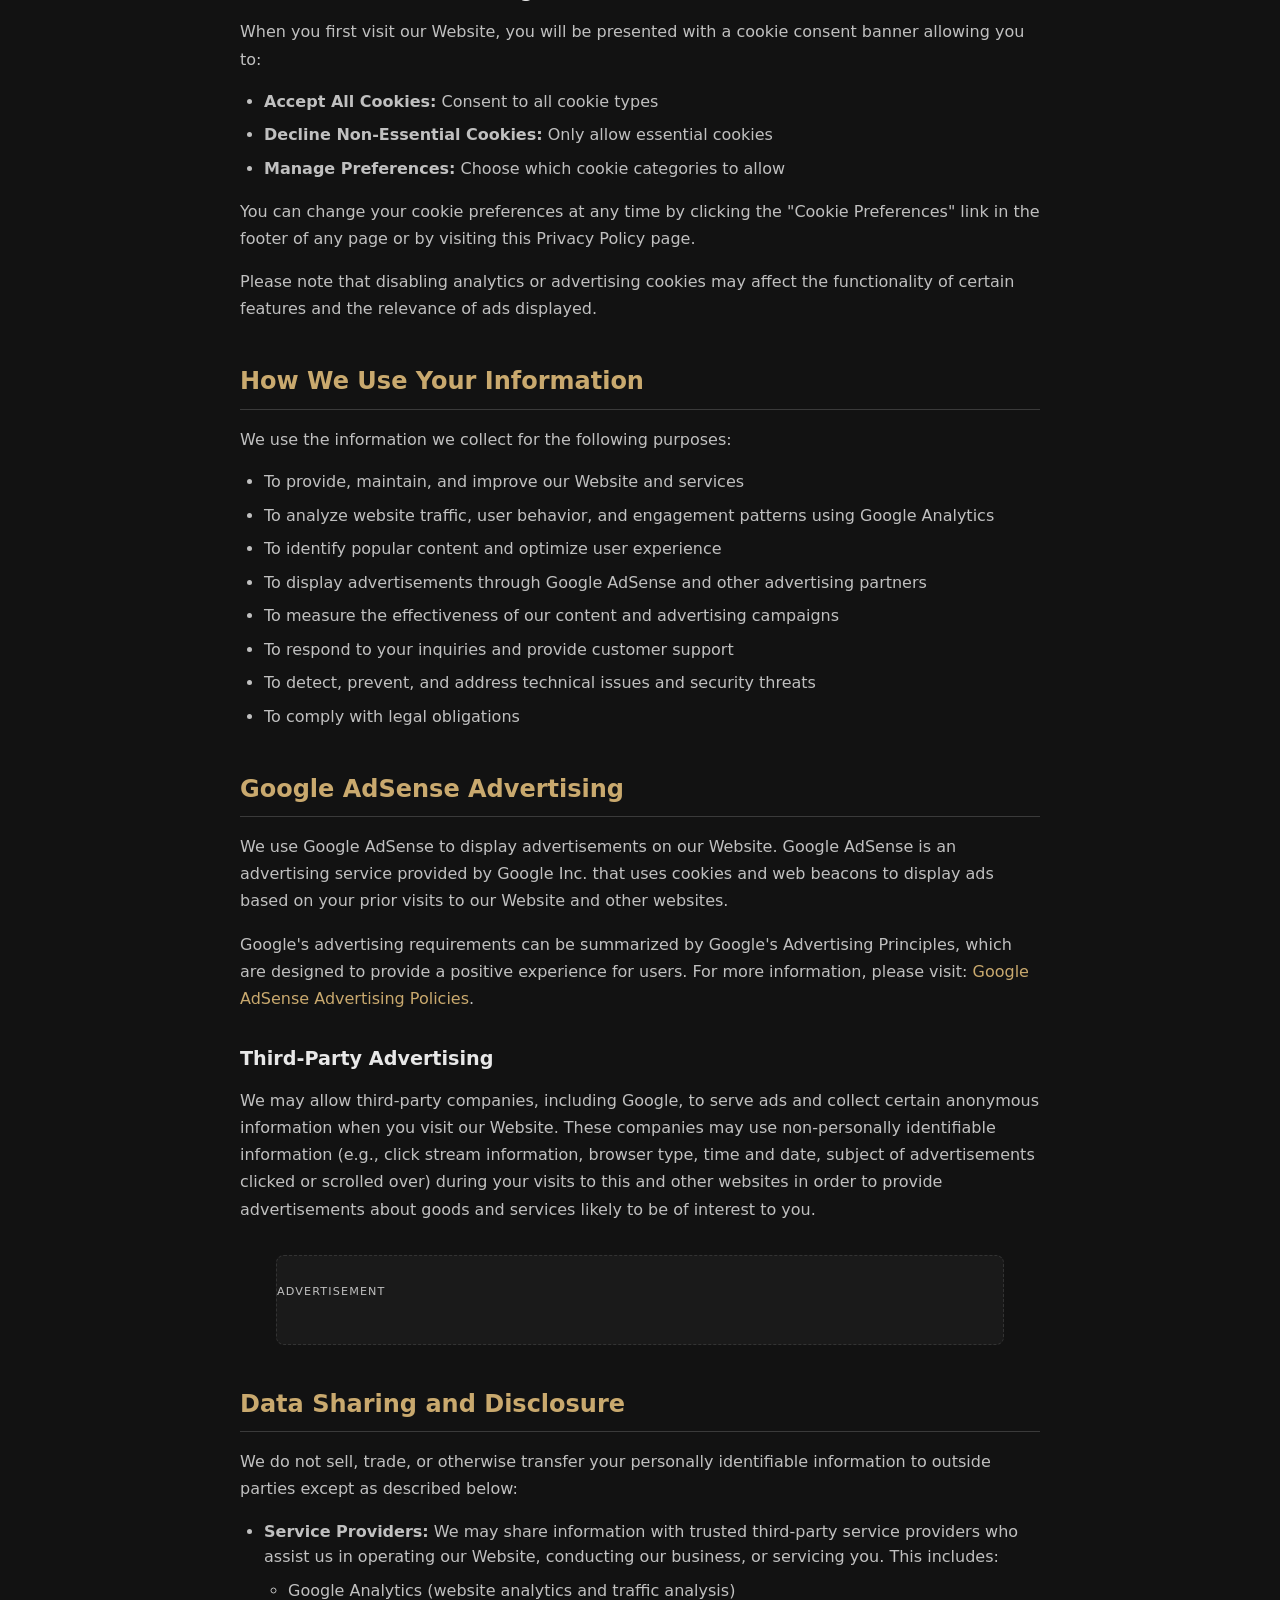
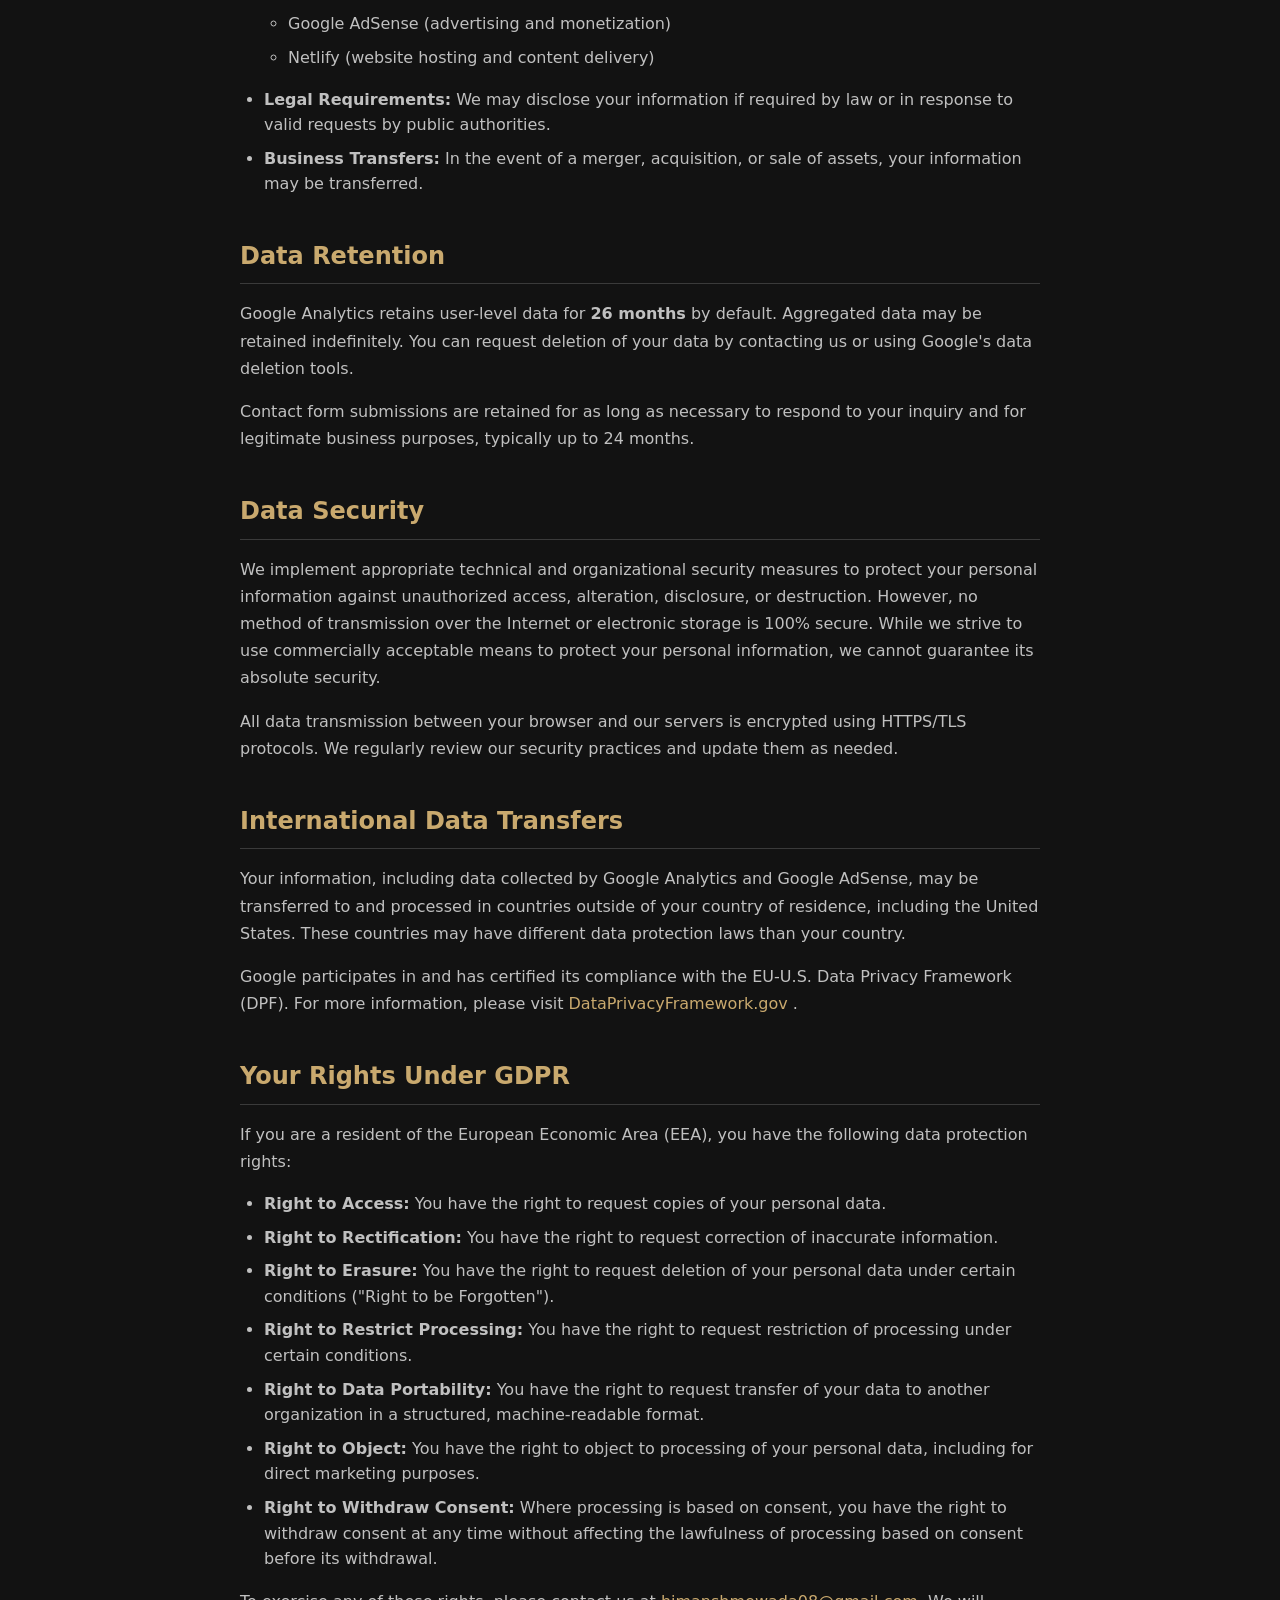
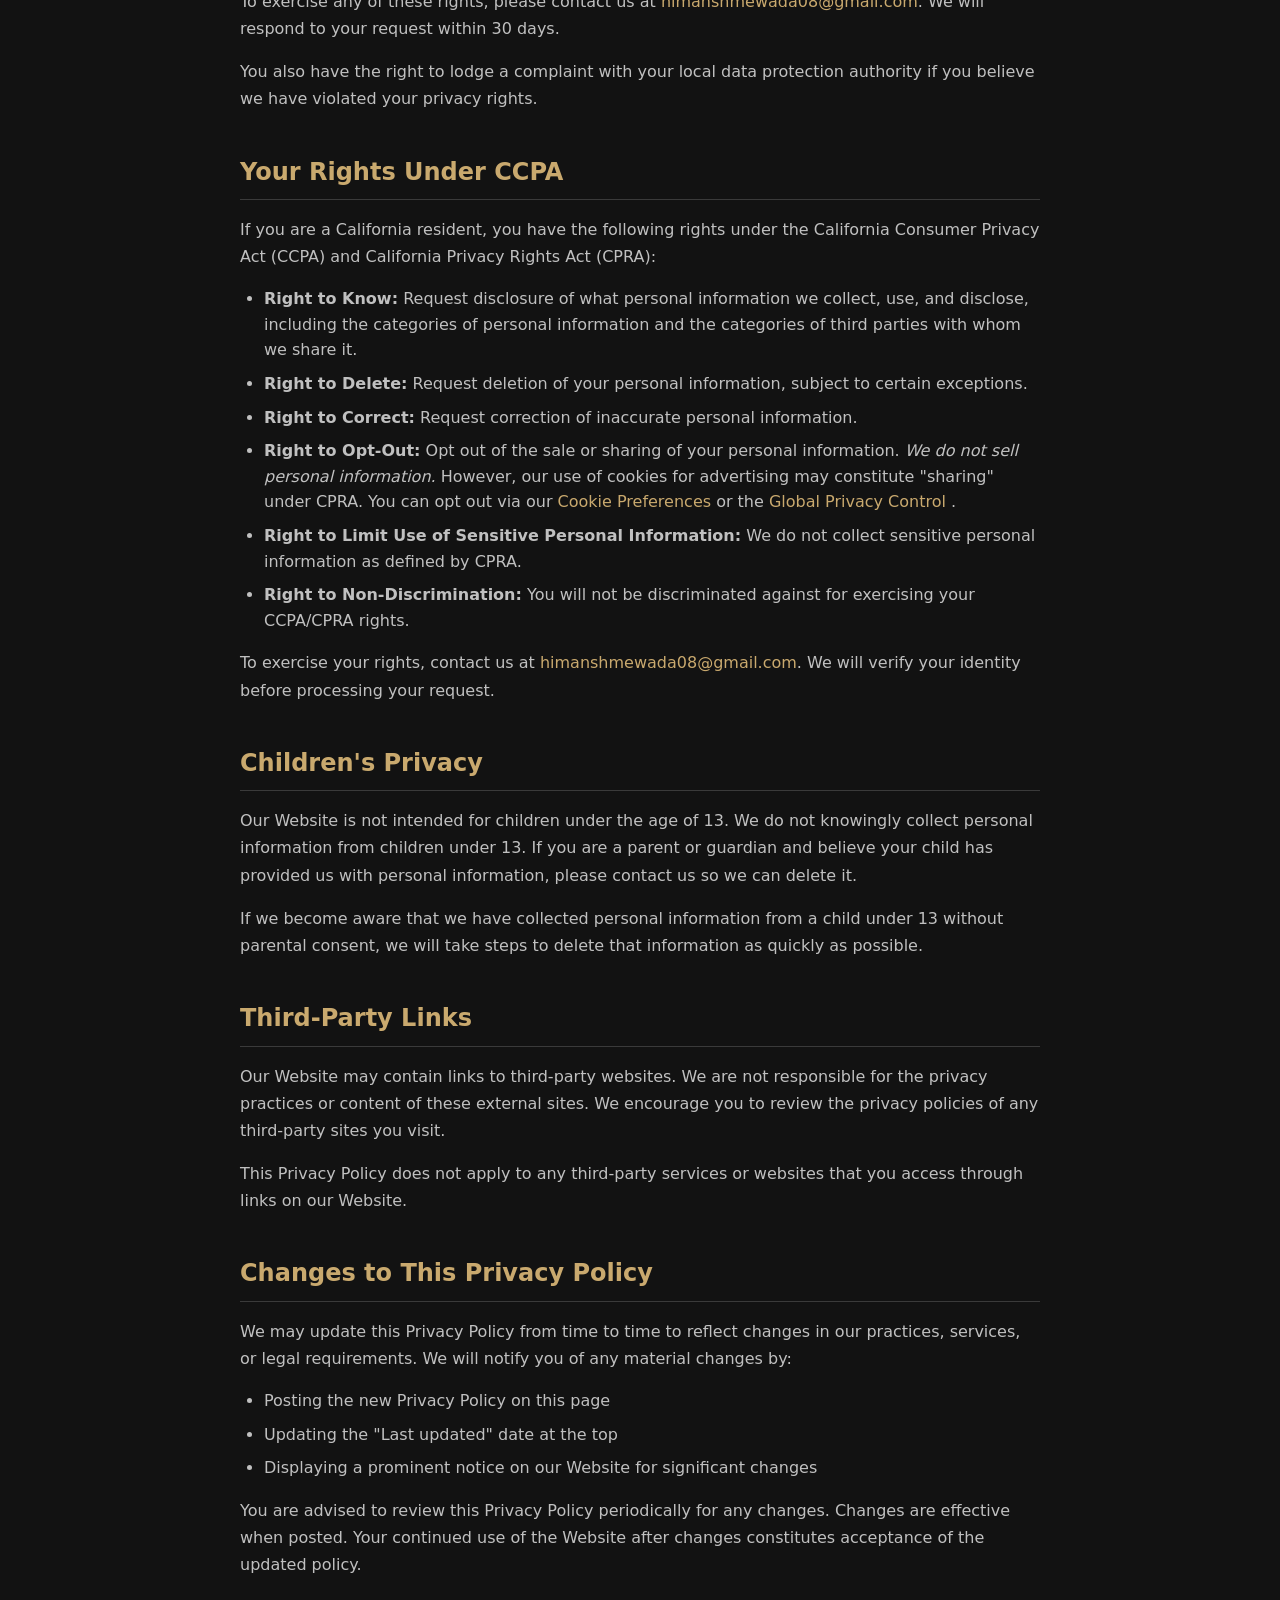
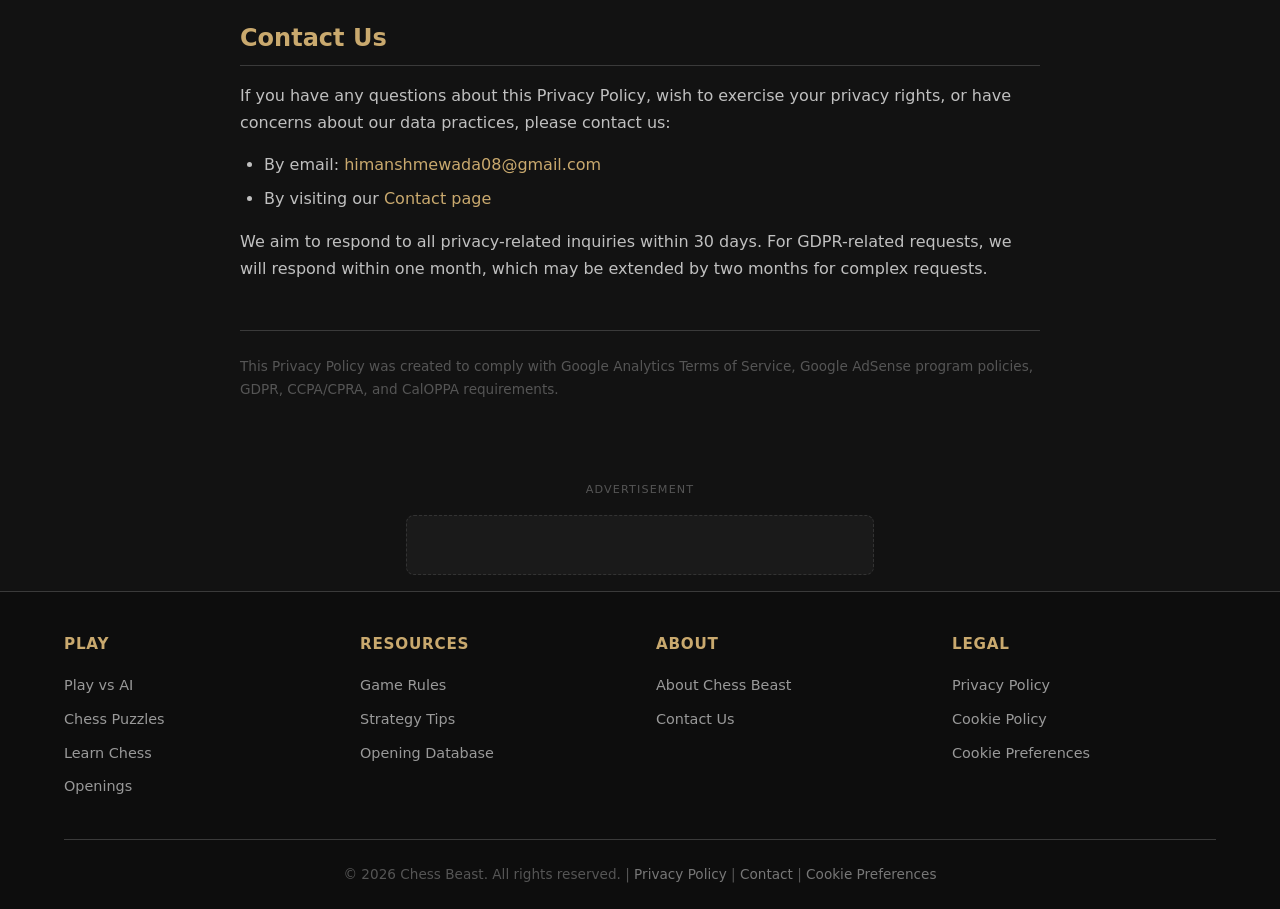
<file: privacy-policy.html>
<!doctype html>
<html lang="en">
    <head>
        <!-- Google tag (gtag.js) -->
        <script
            async
            src="https://www.googletagmanager.com/gtag/js?id=G-5SC4VKD37P"
        ></script>
        <script
            async
            src="https://pagead2.googlesyndication.com/pagead/js/adsbygoogle.js?client=ca-pub-2041950116232110"
            crossorigin="anonymous"
        ></script>
        <meta name="google-adsense-account" content="ca-pub-2041950116232110" />
        <script>
            window.dataLayer = window.dataLayer || [];
            function gtag() {
                dataLayer.push(arguments);
            }
            gtag("js", new Date());

            gtag("config", "G-5SC4VKD37P");
        </script>

        <meta charset="UTF-8" />
        <meta name="viewport" content="width=device-width, initial-scale=1.0" />
        <title>
            Privacy Policy — Chess Beast | Google Analytics, AdSense & Cookie
            Disclosure
        </title>
        <meta
            name="description"
            content="Chess Beast Privacy Policy. Learn how we collect, use, and protect your data. Information about Google Analytics, Google AdSense, cookies, and third-party services on our website."
        />
        <meta
            name="keywords"
            content="privacy policy, chess beast privacy, Google Analytics, Google AdSense, cookies, data protection, GDPR, CCPA, cookie consent"
        />
        <meta name="author" content="Chess Beast" />
        <meta name="robots" content="index, follow" />
        <link
            rel="canonical"
            href="https://starlit-phoenix-8d6c7b.netlify.app/privacy-policy.html"
        />
        <link rel="stylesheet" href="styles.css" />

        <!-- Cookie Consent Banner Styles -->
        <style>
            .cookie-banner {
                position: fixed;
                bottom: 0;
                left: 0;
                right: 0;
                background: var(--surface);
                border-top: 1px solid var(--border);
                padding: 1rem 1.5rem;
                z-index: 9999;
                display: none;
                box-shadow: 0 -4px 20px rgba(0, 0, 0, 0.3);
            }
            .cookie-banner.active {
                display: block;
            }
            .cookie-banner-inner {
                max-width: var(--content-max);
                margin: 0 auto;
                display: flex;
                gap: 1rem;
                align-items: center;
                justify-content: space-between;
                flex-wrap: wrap;
            }
            .cookie-banner p {
                font-size: 0.9rem;
                color: var(--text-muted);
                margin: 0;
                flex: 1;
                min-width: 250px;
            }
            .cookie-banner a {
                color: var(--accent);
            }
            .cookie-actions {
                display: flex;
                gap: 0.5rem;
                flex-shrink: 0;
            }
            .cookie-btn {
                padding: 0.5rem 1.25rem;
                border-radius: 6px;
                font-size: 0.85rem;
                font-weight: 600;
                cursor: pointer;
                border: none;
                transition: all 0.2s;
            }
            .cookie-btn-accept {
                background: var(--accent);
                color: #1a1209;
            }
            .cookie-btn-accept:hover {
                background: #d4b87a;
            }
            .cookie-btn-decline {
                background: transparent;
                color: var(--text-muted);
                border: 1px solid var(--border);
            }
            .cookie-btn-decline:hover {
                border-color: var(--accent);
                color: var(--accent);
            }
            .cookie-btn-preferences {
                background: transparent;
                color: var(--accent);
                border: 1px solid var(--accent-dim);
            }
            .cookie-btn-preferences:hover {
                background: rgba(201, 169, 110, 0.08);
            }

            /* Cookie Preferences Modal */
            .cookie-modal-overlay {
                position: fixed;
                inset: 0;
                background: rgba(0, 0, 0, 0.7);
                z-index: 10000;
                display: none;
                align-items: center;
                justify-content: center;
            }
            .cookie-modal-overlay.active {
                display: flex;
            }
            .cookie-modal {
                background: var(--surface);
                border: 1px solid var(--border);
                border-radius: 16px;
                padding: 2rem;
                max-width: 500px;
                width: 90%;
                max-height: 80vh;
                overflow-y: auto;
            }
            .cookie-modal h3 {
                color: var(--accent);
                margin-bottom: 1rem;
                font-size: 1.25rem;
            }
            .cookie-modal p {
                color: var(--text-muted);
                font-size: 0.9rem;
                margin-bottom: 1.5rem;
                line-height: 1.6;
            }
            .cookie-category {
                border: 1px solid var(--border);
                border-radius: 8px;
                padding: 1rem;
                margin-bottom: 0.75rem;
            }
            .cookie-category-header {
                display: flex;
                justify-content: space-between;
                align-items: center;
                margin-bottom: 0.5rem;
            }
            .cookie-category h4 {
                font-size: 1rem;
                color: var(--text);
                margin: 0;
            }
            .cookie-category p {
                font-size: 0.85rem;
                margin: 0;
                color: #777;
            }
            .toggle-switch {
                position: relative;
                width: 44px;
                height: 24px;
                background: var(--border);
                border-radius: 12px;
                cursor: pointer;
                transition: background 0.2s;
                flex-shrink: 0;
            }
            .toggle-switch.active {
                background: var(--accent);
            }
            .toggle-switch::after {
                content: "";
                position: absolute;
                width: 20px;
                height: 20px;
                background: var(--text);
                border-radius: 50%;
                top: 2px;
                left: 2px;
                transition: transform 0.2s;
            }
            .toggle-switch.active::after {
                transform: translateX(20px);
                background: #1a1209;
            }
            .toggle-switch.disabled {
                opacity: 0.5;
                cursor: not-allowed;
            }
            .cookie-modal-actions {
                display: flex;
                gap: 0.5rem;
                margin-top: 1.5rem;
            }
            .cookie-modal-actions .cookie-btn {
                flex: 1;
            }

            @media (max-width: 600px) {
                .cookie-banner-inner {
                    flex-direction: column;
                    text-align: center;
                }
                .cookie-actions {
                    width: 100%;
                    justify-content: center;
                }
            }
        </style>
        <base target="_blank" />
    </head>
    <body>
        <!-- Cookie Consent Banner -->
        <div class="cookie-banner" id="cookie-banner">
            <div class="cookie-banner-inner">
                <p>
                    We use cookies and similar technologies to enhance your
                    experience, analyze traffic, and serve personalized ads. By
                    clicking "Accept All", you consent to our use of cookies.
                    <a href="privacy-policy.html#cookies">Learn more</a> or
                    <a href="#" onclick="showCookiePreferences(event)"
                        >manage preferences</a
                    >.
                </p>
                <div class="cookie-actions">
                    <button
                        class="cookie-btn cookie-btn-preferences"
                        onclick="showCookiePreferences(event)"
                    >
                        Preferences
                    </button>
                    <button
                        class="cookie-btn cookie-btn-decline"
                        onclick="declineCookies()"
                    >
                        Decline
                    </button>
                    <button
                        class="cookie-btn cookie-btn-accept"
                        onclick="acceptAllCookies()"
                    >
                        Accept All
                    </button>
                </div>
            </div>
        </div>

        <!-- Cookie Preferences Modal -->
        <div
            class="cookie-modal-overlay"
            id="cookie-modal"
            onclick="closeCookieModal(event)"
        >
            <div class="cookie-modal" onclick="event.stopPropagation()">
                <h3>Cookie Preferences</h3>
                <p>
                    Manage your cookie preferences below. Essential cookies
                    cannot be disabled as they are necessary for the website to
                    function.
                </p>

                <div class="cookie-category">
                    <div class="cookie-category-header">
                        <h4>Essential Cookies</h4>
                        <div
                            class="toggle-switch active disabled"
                            id="toggle-essential"
                        ></div>
                    </div>
                    <p>
                        Required for the website to function properly. These
                        cannot be disabled.
                    </p>
                </div>

                <div class="cookie-category">
                    <div class="cookie-category-header">
                        <h4>Analytics Cookies (Google Analytics)</h4>
                        <div
                            class="toggle-switch active"
                            id="toggle-analytics"
                            onclick="toggleCookieCategory('analytics')"
                        ></div>
                    </div>
                    <p>
                        Help us understand how visitors interact with our
                        website. Collects anonymous data about page views,
                        session duration, and user behavior.
                    </p>
                </div>

                <div class="cookie-category">
                    <div class="cookie-category-header">
                        <h4>Advertising Cookies (Google AdSense)</h4>
                        <div
                            class="toggle-switch active"
                            id="toggle-advertising"
                            onclick="toggleCookieCategory('advertising')"
                        ></div>
                    </div>
                    <p>
                        Used to deliver relevant advertisements and measure
                        their effectiveness. Includes the DoubleClick cookie.
                    </p>
                </div>

                <div class="cookie-modal-actions">
                    <button
                        class="cookie-btn cookie-btn-decline"
                        onclick="saveCookiePreferences()"
                    >
                        Save Preferences
                    </button>
                    <button
                        class="cookie-btn cookie-btn-accept"
                        onclick="acceptAllCookies()"
                    >
                        Accept All
                    </button>
                </div>
            </div>
        </div>

        <nav class="site-nav">
            <a href="index.html" class="nav-brand"
                ><span class="logo-icon">&#9820;</span
                ><span>Chess Beast</span></a
            >
            <button
                class="nav-toggle"
                onclick="
                    document
                        .querySelector('.nav-links')
                        .classList.toggle('active')
                "
                aria-label="Toggle navigation"
            >
                &#9776;
            </button>
            <ul class="nav-links">
                <li><a href="index.html">Home</a></li>
                <li><a href="play.html">Play Chess</a></li>
                <li><a href="puzzles.html">Puzzles</a></li>
                <li><a href="learn.html">Learn</a></li>
                <li><a href="openings.html">Openings</a></li>
                <li><a href="about.html">About</a></li>
                <li><a href="contact.html">Contact</a></li>
            </ul>
        </nav>

        <div class="page-content">
            <div class="container">
                <div class="breadcrumbs">
                    <a href="index.html">Home</a> &rsaquo;
                    <span>Privacy Policy</span>
                </div>
            </div>

            <div class="container">
                <p class="ad-label">Advertisement</p>
                <div class="ad-slot ad-leaderboard">
                    <ins
                        class="adsbygoogle"
                        style="
                            display: inline-block;
                            width: 728px;
                            height: 90px;
                        "
                        data-ad-client="ca-pub-XXXXXXXXXXXXXXXX"
                        data-ad-slot="PRIVBANNER1"
                    ></ins>
                </div>
            </div>

            <div class="page-header">
                <div class="container">
                    <h1>Privacy Policy</h1>
                    <p>Last updated: June 13, 2026</p>
                </div>
            </div>

            <div class="container">
                <div class="article-content" style="padding-top: 0">
                    <p>
                        This Privacy Policy describes how Chess Beast ("we",
                        "us", or "our") collects, uses, and shares your personal
                        information when you visit
                        <a href="https://starlit-phoenix-8d6c7b.netlify.app/"
                            >https://starlit-phoenix-8d6c7b.netlify.app/</a
                        >
                        (the "Website"). This policy is designed to comply with
                        Google Analytics and Google AdSense program policies,
                        the General Data Protection Regulation (GDPR), the
                        California Consumer Privacy Act (CCPA), and other
                        applicable privacy laws.
                    </p>

                    <p>
                        By accessing or using our Website, you agree to the
                        collection and use of information in accordance with
                        this Privacy Policy. If you do not agree with our
                        policies and practices, please do not use our Website.
                    </p>

                    <h2>Information We Collect</h2>
                    <h3>Personal Information</h3>
                    <p>
                        We do not actively collect personal information unless
                        you voluntarily provide it to us through our
                        <a href="contact.html">contact form</a>. When you
                        contact us, we may collect:
                    </p>
                    <ul>
                        <li>Your name</li>
                        <li>Email address</li>
                        <li>Any information you include in your message</li>
                    </ul>

                    <h3>Automatically Collected Information</h3>
                    <p>
                        When you visit our Website, certain information is
                        automatically collected through cookies and similar
                        tracking technologies, including:
                    </p>
                    <ul>
                        <li>IP address (may be anonymized)</li>
                        <li>Browser type and version</li>
                        <li>Device type and operating system</li>
                        <li>Pages visited and time spent on pages</li>
                        <li>Referring website</li>
                        <li>Geographic location (country/city level)</li>
                        <li>Session duration and interaction patterns</li>
                        <li>Scroll depth and click behavior</li>
                    </ul>
                    <p>
                        This information is collected primarily through
                        <strong>Google Analytics</strong> and is used in an
                        aggregated, anonymous form to improve our Website.
                    </p>

                    <div
                        class="ad-slot ad-in-content"
                        style="margin: 2rem auto"
                    >
                        <p class="ad-label">Advertisement</p>
                        <ins
                            class="adsbygoogle"
                            style="
                                display: inline-block;
                                width: 728px;
                                height: 90px;
                            "
                            data-ad-client="ca-pub-XXXXXXXXXXXXXXXX"
                            data-ad-slot="PRIVINCONTENT1"
                        ></ins>
                    </div>

                    <h2 id="cookies">Cookies and Tracking Technologies</h2>
                    <p>
                        Our Website uses cookies and similar tracking
                        technologies to improve your browsing experience,
                        analyze traffic patterns, and serve personalized
                        advertisements. A cookie is a small text file stored on
                        your device when you visit a website.
                    </p>

                    <h3>Types of Cookies We Use</h3>
                    <ul>
                        <li>
                            <strong>Essential Cookies:</strong> Necessary for
                            the Website to function properly. These cannot be
                            disabled. They include session cookies that maintain
                            your preferences during your visit.
                        </li>
                        <li>
                            <strong
                                >Analytics Cookies (Google Analytics):</strong
                            >
                            Help us understand how visitors interact with our
                            Website. These cookies collect anonymous data about
                            page views, session duration, bounce rates, and user
                            flows. Google Analytics may set cookies including
                            <code>_ga</code>, <code>_gid</code>, and
                            <code>_gat</code>.
                        </li>
                        <li>
                            <strong
                                >Advertising Cookies (Google AdSense):</strong
                            >
                            Used by Google AdSense and other advertising
                            partners to deliver relevant ads and measure their
                            effectiveness. Includes the DoubleClick cookie
                            (<code>IDE</code>) and conversion tracking cookies.
                        </li>
                        <li>
                            <strong>Preference Cookies:</strong> Remember your
                            settings and preferences for future visits, such as
                            cookie consent choices.
                        </li>
                    </ul>

                    <h3>Google Analytics</h3>
                    <p>
                        We use Google Analytics, a web analytics service
                        provided by Google Inc., to track and report website
                        traffic. Google Analytics uses cookies to collect
                        information about your use of our Website, including:
                    </p>
                    <ul>
                        <li>How you arrived at our Website</li>
                        <li>Which pages you visit and for how long</li>
                        <li>Your interactions with page elements</li>
                        <li>Your device and browser characteristics</li>
                        <li>Your approximate geographic location</li>
                    </ul>
                    <p>
                        This data is transmitted to and stored by Google on
                        servers that may be located in the United States. Google
                        uses this data to evaluate your use of our Website,
                        compile reports on website activity, and provide other
                        services related to website activity and internet usage.
                    </p>
                    <p>
                        Google Analytics collects IP addresses. We have enabled
                        IP anonymization where possible, which means Google will
                        truncate/anonymize the last octet of the IP address for
                        Member States of the European Union. However, complete
                        IP anonymization cannot be guaranteed.
                    </p>
                    <p>
                        You can prevent Google Analytics from tracking your
                        activity by:
                    </p>
                    <ul>
                        <li>
                            Installing the
                            <a
                                href="https://tools.google.com/dlpage/gaoptout"
                                target="_blank"
                                rel="noopener noreferrer"
                            >
                                Google Analytics Opt-out Browser Add-on
                            </a>
                        </li>
                        <li>
                            Adjusting your cookie preferences using our
                            <a
                                href="#"
                                onclick="
                                    showCookiePreferences(event);
                                    return false;
                                "
                            >
                                Cookie Consent Manager
                            </a>
                        </li>
                        <li>
                            Using browser settings to block third-party cookies
                        </li>
                    </ul>
                    <p>
                        For more information about Google Analytics privacy
                        practices, please visit:
                        <a
                            href="https://support.google.com/analytics/answer/6004245"
                            target="_blank"
                            rel="noopener noreferrer"
                        >
                            Google Analytics Privacy & Terms
                        </a>
                    </p>

                    <h3>Google AdSense and DoubleClick Cookie</h3>
                    <p>
                        Google, as a third-party vendor, uses cookies (including
                        the DoubleClick cookie) to serve ads on our Website.
                        Google's use of advertising cookies enables it and its
                        partners to serve ads to our users based on their visit
                        to our site and/or other sites on the Internet.
                    </p>

                    <p>
                        Users may opt out of personalized advertising by
                        visiting
                        <a
                            href="https://www.google.com/settings/ads"
                            target="_blank"
                            rel="noopener noreferrer"
                            >Google Ads Settings</a
                        >. Alternatively, you can opt out of a third-party
                        vendor's use of cookies for personalized advertising by
                        visiting
                        <a
                            href="https://www.aboutads.info/choices/"
                            target="_blank"
                            rel="noopener noreferrer"
                            >www.aboutads.info</a
                        >.
                    </p>

                    <h3>Cookie Consent and Management</h3>
                    <p>
                        When you first visit our Website, you will be presented
                        with a cookie consent banner allowing you to:
                    </p>
                    <ul>
                        <li>
                            <strong>Accept All Cookies:</strong> Consent to all
                            cookie types
                        </li>
                        <li>
                            <strong>Decline Non-Essential Cookies:</strong> Only
                            allow essential cookies
                        </li>
                        <li>
                            <strong>Manage Preferences:</strong> Choose which
                            cookie categories to allow
                        </li>
                    </ul>
                    <p>
                        You can change your cookie preferences at any time by
                        clicking the "Cookie Preferences" link in the footer of
                        any page or by visiting this Privacy Policy page.
                    </p>
                    <p>
                        Please note that disabling analytics or advertising
                        cookies may affect the functionality of certain features
                        and the relevance of ads displayed.
                    </p>

                    <h2>How We Use Your Information</h2>
                    <p>
                        We use the information we collect for the following
                        purposes:
                    </p>
                    <ul>
                        <li>
                            To provide, maintain, and improve our Website and
                            services
                        </li>
                        <li>
                            To analyze website traffic, user behavior, and
                            engagement patterns using Google Analytics
                        </li>
                        <li>
                            To identify popular content and optimize user
                            experience
                        </li>
                        <li>
                            To display advertisements through Google AdSense and
                            other advertising partners
                        </li>
                        <li>
                            To measure the effectiveness of our content and
                            advertising campaigns
                        </li>
                        <li>
                            To respond to your inquiries and provide customer
                            support
                        </li>
                        <li>
                            To detect, prevent, and address technical issues and
                            security threats
                        </li>
                        <li>To comply with legal obligations</li>
                    </ul>

                    <h2>Google AdSense Advertising</h2>
                    <p>
                        We use Google AdSense to display advertisements on our
                        Website. Google AdSense is an advertising service
                        provided by Google Inc. that uses cookies and web
                        beacons to display ads based on your prior visits to our
                        Website and other websites.
                    </p>

                    <p>
                        Google's advertising requirements can be summarized by
                        Google's Advertising Principles, which are designed to
                        provide a positive experience for users. For more
                        information, please visit:
                        <a
                            href="https://support.google.com/adwordspolicy/answer/1316548"
                            target="_blank"
                            rel="noopener noreferrer"
                            >Google AdSense Advertising Policies</a
                        >.
                    </p>

                    <h3>Third-Party Advertising</h3>
                    <p>
                        We may allow third-party companies, including Google, to
                        serve ads and collect certain anonymous information when
                        you visit our Website. These companies may use
                        non-personally identifiable information (e.g., click
                        stream information, browser type, time and date, subject
                        of advertisements clicked or scrolled over) during your
                        visits to this and other websites in order to provide
                        advertisements about goods and services likely to be of
                        interest to you.
                    </p>

                    <div
                        class="ad-slot ad-in-content"
                        style="margin: 2rem auto"
                    >
                        <p class="ad-label">Advertisement</p>
                        <ins
                            class="adsbygoogle"
                            style="
                                display: inline-block;
                                width: 728px;
                                height: 90px;
                            "
                            data-ad-client="ca-pub-XXXXXXXXXXXXXXXX"
                            data-ad-slot="PRIVINCONTENT2"
                        ></ins>
                    </div>

                    <h2>Data Sharing and Disclosure</h2>
                    <p>
                        We do not sell, trade, or otherwise transfer your
                        personally identifiable information to outside parties
                        except as described below:
                    </p>
                    <ul>
                        <li>
                            <strong>Service Providers:</strong> We may share
                            information with trusted third-party service
                            providers who assist us in operating our Website,
                            conducting our business, or servicing you. This
                            includes:
                            <ul style="margin-top: 0.5rem">
                                <li>
                                    Google Analytics (website analytics and
                                    traffic analysis)
                                </li>
                                <li>
                                    Google AdSense (advertising and
                                    monetization)
                                </li>
                                <li>
                                    Netlify (website hosting and content
                                    delivery)
                                </li>
                            </ul>
                        </li>
                        <li>
                            <strong>Legal Requirements:</strong> We may disclose
                            your information if required by law or in response
                            to valid requests by public authorities.
                        </li>
                        <li>
                            <strong>Business Transfers:</strong> In the event of
                            a merger, acquisition, or sale of assets, your
                            information may be transferred.
                        </li>
                    </ul>

                    <h2>Data Retention</h2>
                    <p>
                        Google Analytics retains user-level data for
                        <strong>26 months</strong> by default. Aggregated data
                        may be retained indefinitely. You can request deletion
                        of your data by contacting us or using Google's data
                        deletion tools.
                    </p>
                    <p>
                        Contact form submissions are retained for as long as
                        necessary to respond to your inquiry and for legitimate
                        business purposes, typically up to 24 months.
                    </p>

                    <h2>Data Security</h2>
                    <p>
                        We implement appropriate technical and organizational
                        security measures to protect your personal information
                        against unauthorized access, alteration, disclosure, or
                        destruction. However, no method of transmission over the
                        Internet or electronic storage is 100% secure. While we
                        strive to use commercially acceptable means to protect
                        your personal information, we cannot guarantee its
                        absolute security.
                    </p>
                    <p>
                        All data transmission between your browser and our
                        servers is encrypted using HTTPS/TLS protocols. We
                        regularly review our security practices and update them
                        as needed.
                    </p>

                    <h2>International Data Transfers</h2>
                    <p>
                        Your information, including data collected by Google
                        Analytics and Google AdSense, may be transferred to and
                        processed in countries outside of your country of
                        residence, including the United States. These countries
                        may have different data protection laws than your
                        country.
                    </p>
                    <p>
                        Google participates in and has certified its compliance
                        with the EU-U.S. Data Privacy Framework (DPF). For more
                        information, please visit
                        <a
                            href="https://www.dataprivacyframework.gov/"
                            target="_blank"
                            rel="noopener noreferrer"
                        >
                            DataPrivacyFramework.gov </a
                        >.
                    </p>

                    <h2>Your Rights Under GDPR</h2>
                    <p>
                        If you are a resident of the European Economic Area
                        (EEA), you have the following data protection rights:
                    </p>
                    <ul>
                        <li>
                            <strong>Right to Access:</strong> You have the right
                            to request copies of your personal data.
                        </li>
                        <li>
                            <strong>Right to Rectification:</strong> You have
                            the right to request correction of inaccurate
                            information.
                        </li>
                        <li>
                            <strong>Right to Erasure:</strong> You have the
                            right to request deletion of your personal data
                            under certain conditions ("Right to be Forgotten").
                        </li>
                        <li>
                            <strong>Right to Restrict Processing:</strong> You
                            have the right to request restriction of processing
                            under certain conditions.
                        </li>
                        <li>
                            <strong>Right to Data Portability:</strong> You have
                            the right to request transfer of your data to
                            another organization in a structured,
                            machine-readable format.
                        </li>
                        <li>
                            <strong>Right to Object:</strong> You have the right
                            to object to processing of your personal data,
                            including for direct marketing purposes.
                        </li>
                        <li>
                            <strong>Right to Withdraw Consent:</strong> Where
                            processing is based on consent, you have the right
                            to withdraw consent at any time without affecting
                            the lawfulness of processing based on consent before
                            its withdrawal.
                        </li>
                    </ul>
                    <p>
                        To exercise any of these rights, please contact us at
                        <a href="mailto:himanshmewada08@gmail.com"
                            >himanshmewada08@gmail.com</a
                        >. We will respond to your request within 30 days.
                    </p>
                    <p>
                        You also have the right to lodge a complaint with your
                        local data protection authority if you believe we have
                        violated your privacy rights.
                    </p>

                    <h2>Your Rights Under CCPA</h2>
                    <p>
                        If you are a California resident, you have the following
                        rights under the California Consumer Privacy Act (CCPA)
                        and California Privacy Rights Act (CPRA):
                    </p>
                    <ul>
                        <li>
                            <strong>Right to Know:</strong> Request disclosure
                            of what personal information we collect, use, and
                            disclose, including the categories of personal
                            information and the categories of third parties with
                            whom we share it.
                        </li>
                        <li>
                            <strong>Right to Delete:</strong> Request deletion
                            of your personal information, subject to certain
                            exceptions.
                        </li>
                        <li>
                            <strong>Right to Correct:</strong> Request
                            correction of inaccurate personal information.
                        </li>
                        <li>
                            <strong>Right to Opt-Out:</strong> Opt out of the
                            sale or sharing of your personal information.
                            <em>We do not sell personal information.</em>
                            However, our use of cookies for advertising may
                            constitute "sharing" under CPRA. You can opt out via
                            our
                            <a
                                href="#"
                                onclick="
                                    showCookiePreferences(event);
                                    return false;
                                "
                            >
                                Cookie Preferences
                            </a>
                            or the
                            <a
                                href="https://www.aboutads.info/choices/"
                                target="_blank"
                                rel="noopener noreferrer"
                            >
                                Global Privacy Control </a
                            >.
                        </li>
                        <li>
                            <strong
                                >Right to Limit Use of Sensitive Personal
                                Information:</strong
                            >
                            We do not collect sensitive personal information as
                            defined by CPRA.
                        </li>
                        <li>
                            <strong>Right to Non-Discrimination:</strong> You
                            will not be discriminated against for exercising
                            your CCPA/CPRA rights.
                        </li>
                    </ul>
                    <p>
                        To exercise your rights, contact us at
                        <a href="mailto:himanshmewada08@gmail.com"
                            >himanshmewada08@gmail.com</a
                        >. We will verify your identity before processing your
                        request.
                    </p>

                    <h2 id="terms">Children's Privacy</h2>
                    <p>
                        Our Website is not intended for children under the age
                        of 13. We do not knowingly collect personal information
                        from children under 13. If you are a parent or guardian
                        and believe your child has provided us with personal
                        information, please contact us so we can delete it.
                    </p>
                    <p>
                        If we become aware that we have collected personal
                        information from a child under 13 without parental
                        consent, we will take steps to delete that information
                        as quickly as possible.
                    </p>

                    <h2>Third-Party Links</h2>
                    <p>
                        Our Website may contain links to third-party websites.
                        We are not responsible for the privacy practices or
                        content of these external sites. We encourage you to
                        review the privacy policies of any third-party sites you
                        visit.
                    </p>
                    <p>
                        This Privacy Policy does not apply to any third-party
                        services or websites that you access through links on
                        our Website.
                    </p>

                    <h2>Changes to This Privacy Policy</h2>
                    <p>
                        We may update this Privacy Policy from time to time to
                        reflect changes in our practices, services, or legal
                        requirements. We will notify you of any material changes
                        by:
                    </p>
                    <ul>
                        <li>Posting the new Privacy Policy on this page</li>
                        <li>Updating the "Last updated" date at the top</li>
                        <li>
                            Displaying a prominent notice on our Website for
                            significant changes
                        </li>
                    </ul>
                    <p>
                        You are advised to review this Privacy Policy
                        periodically for any changes. Changes are effective when
                        posted. Your continued use of the Website after changes
                        constitutes acceptance of the updated policy.
                    </p>

                    <h2>Contact Us</h2>
                    <p>
                        If you have any questions about this Privacy Policy,
                        wish to exercise your privacy rights, or have concerns
                        about our data practices, please contact us:
                    </p>
                    <ul>
                        <li>
                            By email:
                            <a href="mailto:himanshmewada08@gmail.com"
                                >himanshmewada08@gmail.com</a
                            >
                        </li>
                        <li>
                            By visiting our
                            <a href="contact.html">Contact page</a>
                        </li>
                    </ul>
                    <p>
                        We aim to respond to all privacy-related inquiries
                        within 30 days. For GDPR-related requests, we will
                        respond within one month, which may be extended by two
                        months for complex requests.
                    </p>

                    <p
                        style="
                            margin-top: 3rem;
                            padding-top: 1.5rem;
                            border-top: 1px solid var(--border);
                            color: #555;
                            font-size: 0.85rem;
                        "
                    >
                        This Privacy Policy was created to comply with Google
                        Analytics Terms of Service, Google AdSense program
                        policies, GDPR, CCPA/CPRA, and CalOPPA requirements.
                    </p>
                </div>
            </div>
        </div>

        <div class="container">
            <p class="ad-label">Advertisement</p>
            <div class="ad-slot ad-banner">
                <ins
                    class="adsbygoogle"
                    style="display: inline-block; width: 468px; height: 60px"
                    data-ad-client="ca-pub-XXXXXXXXXXXXXXXX"
                    data-ad-slot="PRIVFOOTER1"
                ></ins>
            </div>
        </div>

        <footer class="site-footer">
            <div class="container">
                <div class="footer-grid">
                    <div class="footer-col">
                        <h4>Play</h4>
                        <ul>
                            <li><a href="play.html">Play vs AI</a></li>
                            <li><a href="puzzles.html">Chess Puzzles</a></li>
                            <li><a href="learn.html">Learn Chess</a></li>
                            <li><a href="openings.html">Openings</a></li>
                        </ul>
                    </div>
                    <div class="footer-col">
                        <h4>Resources</h4>
                        <ul>
                            <li><a href="learn.html#rules">Game Rules</a></li>
                            <li>
                                <a href="learn.html#strategy">Strategy Tips</a>
                            </li>
                            <li>
                                <a href="openings.html">Opening Database</a>
                            </li>
                        </ul>
                    </div>
                    <div class="footer-col">
                        <h4>About</h4>
                        <ul>
                            <li><a href="about.html">About Chess Beast</a></li>
                            <li><a href="contact.html">Contact Us</a></li>
                        </ul>
                    </div>
                    <div class="footer-col">
                        <h4>Legal</h4>
                        <ul>
                            <li>
                                <a href="privacy-policy.html">Privacy Policy</a>
                            </li>
                            <li>
                                <a href="privacy-policy.html#cookies"
                                    >Cookie Policy</a
                                >
                            </li>
                            <li>
                                <a
                                    href="#"
                                    onclick="
                                        showCookiePreferences(event);
                                        return false;
                                    "
                                >
                                    Cookie Preferences
                                </a>
                            </li>
                        </ul>
                    </div>
                </div>
                <div class="footer-bottom">
                    <p>
                        &copy; 2026 Chess Beast. All rights reserved. |
                        <a href="privacy-policy.html">Privacy Policy</a> |
                        <a href="contact.html">Contact</a> |
                        <a
                            href="#"
                            onclick="
                                showCookiePreferences(event);
                                return false;
                            "
                            >Cookie Preferences</a
                        >
                    </p>
                </div>
            </div>
        </footer>

        <script>
            // Cookie Consent Management
            (function () {
                const COOKIE_CONSENT_KEY = "chessbeast_cookie_consent";
                const COOKIE_PREFERENCES_KEY = "chessbeast_cookie_preferences";

                // Default preferences
                const defaultPreferences = {
                    essential: true,
                    analytics: true,
                    advertising: true,
                    timestamp: null,
                };

                function getPreferences() {
                    try {
                        const stored = localStorage.getItem(
                            COOKIE_PREFERENCES_KEY,
                        );
                        return stored ? JSON.parse(stored) : null;
                    } catch (e) {
                        return null;
                    }
                }

                function savePreferences(prefs) {
                    prefs.timestamp = new Date().toISOString();
                    localStorage.setItem(
                        COOKIE_PREFERENCES_KEY,
                        JSON.stringify(prefs),
                    );
                    localStorage.setItem(COOKIE_CONSENT_KEY, "true");
                }

                function loadPreferences() {
                    const prefs = getPreferences();
                    if (prefs) {
                        updateToggleUI("toggle-analytics", prefs.analytics);
                        updateToggleUI("toggle-advertising", prefs.advertising);
                    }
                }

                function updateToggleUI(id, active) {
                    const toggle = document.getElementById(id);
                    if (toggle) {
                        if (active) toggle.classList.add("active");
                        else toggle.classList.remove("active");
                    }
                }

                function shouldShowBanner() {
                    const consent = localStorage.getItem(COOKIE_CONSENT_KEY);
                    return !consent;
                }

                function showBanner() {
                    const banner = document.getElementById("cookie-banner");
                    if (banner && shouldShowBanner()) {
                        banner.classList.add("active");
                    }
                }

                window.acceptAllCookies = function () {
                    const prefs = { ...defaultPreferences };
                    savePreferences(prefs);
                    document
                        .getElementById("cookie-banner")
                        .classList.remove("active");
                    document
                        .getElementById("cookie-modal")
                        .classList.remove("active");
                    // Enable Google Analytics
                    gtag("consent", "update", {
                        analytics_storage: "granted",
                        ad_storage: "granted",
                        ad_user_data: "granted",
                        ad_personalization: "granted",
                    });
                };

                window.declineCookies = function () {
                    const prefs = {
                        essential: true,
                        analytics: false,
                        advertising: false,
                        timestamp: new Date().toISOString(),
                    };
                    savePreferences(prefs);
                    document
                        .getElementById("cookie-banner")
                        .classList.remove("active");
                    document
                        .getElementById("cookie-modal")
                        .classList.remove("active");
                    // Disable non-essential cookies
                    gtag("consent", "update", {
                        analytics_storage: "denied",
                        ad_storage: "denied",
                        ad_user_data: "denied",
                        ad_personalization: "denied",
                    });
                };

                window.showCookiePreferences = function (e) {
                    if (e) e.preventDefault();
                    loadPreferences();
                    document
                        .getElementById("cookie-modal")
                        .classList.add("active");
                };

                window.closeCookieModal = function (e) {
                    if (e && e.target.id !== "cookie-modal") return;
                    document
                        .getElementById("cookie-modal")
                        .classList.remove("active");
                };

                window.toggleCookieCategory = function (category) {
                    const toggle = document.getElementById(
                        "toggle-" + category,
                    );
                    if (toggle) toggle.classList.toggle("active");
                };

                window.saveCookiePreferences = function () {
                    const analytics = document
                        .getElementById("toggle-analytics")
                        .classList.contains("active");
                    const advertising = document
                        .getElementById("toggle-advertising")
                        .classList.contains("active");

                    const prefs = {
                        essential: true,
                        analytics: analytics,
                        advertising: advertising,
                        timestamp: new Date().toISOString(),
                    };
                    savePreferences(prefs);
                    document
                        .getElementById("cookie-banner")
                        .classList.remove("active");
                    document
                        .getElementById("cookie-modal")
                        .classList.remove("active");

                    // Update Google Consent Mode
                    gtag("consent", "update", {
                        analytics_storage: analytics ? "granted" : "denied",
                        ad_storage: advertising ? "granted" : "denied",
                        ad_user_data: advertising ? "granted" : "denied",
                        ad_personalization: advertising ? "granted" : "denied",
                    });
                };

                // Initialize on page load
                document.addEventListener("DOMContentLoaded", function () {
                    // Set default consent to denied until user consents
                    gtag("consent", "default", {
                        analytics_storage: "denied",
                        ad_storage: "denied",
                        ad_user_data: "denied",
                        ad_personalization: "denied",
                    });

                    const prefs = getPreferences();
                    if (prefs) {
                        // Apply stored preferences
                        gtag("consent", "update", {
                            analytics_storage: prefs.analytics
                                ? "granted"
                                : "denied",
                            ad_storage: prefs.advertising
                                ? "granted"
                                : "denied",
                            ad_user_data: prefs.advertising
                                ? "granted"
                                : "denied",
                            ad_personalization: prefs.advertising
                                ? "granted"
                                : "denied",
                        });
                    } else {
                        showBanner();
                    }
                });
            })();
        </script>

        <script>
            (window.adsbygoogle = window.adsbygoogle || []).push({});
            (window.adsbygoogle = window.adsbygoogle || []).push({});
            (window.adsbygoogle = window.adsbygoogle || []).push({});
            (window.adsbygoogle = window.adsbygoogle || []).push({});
        </script>
    </body>
</html>
</file>
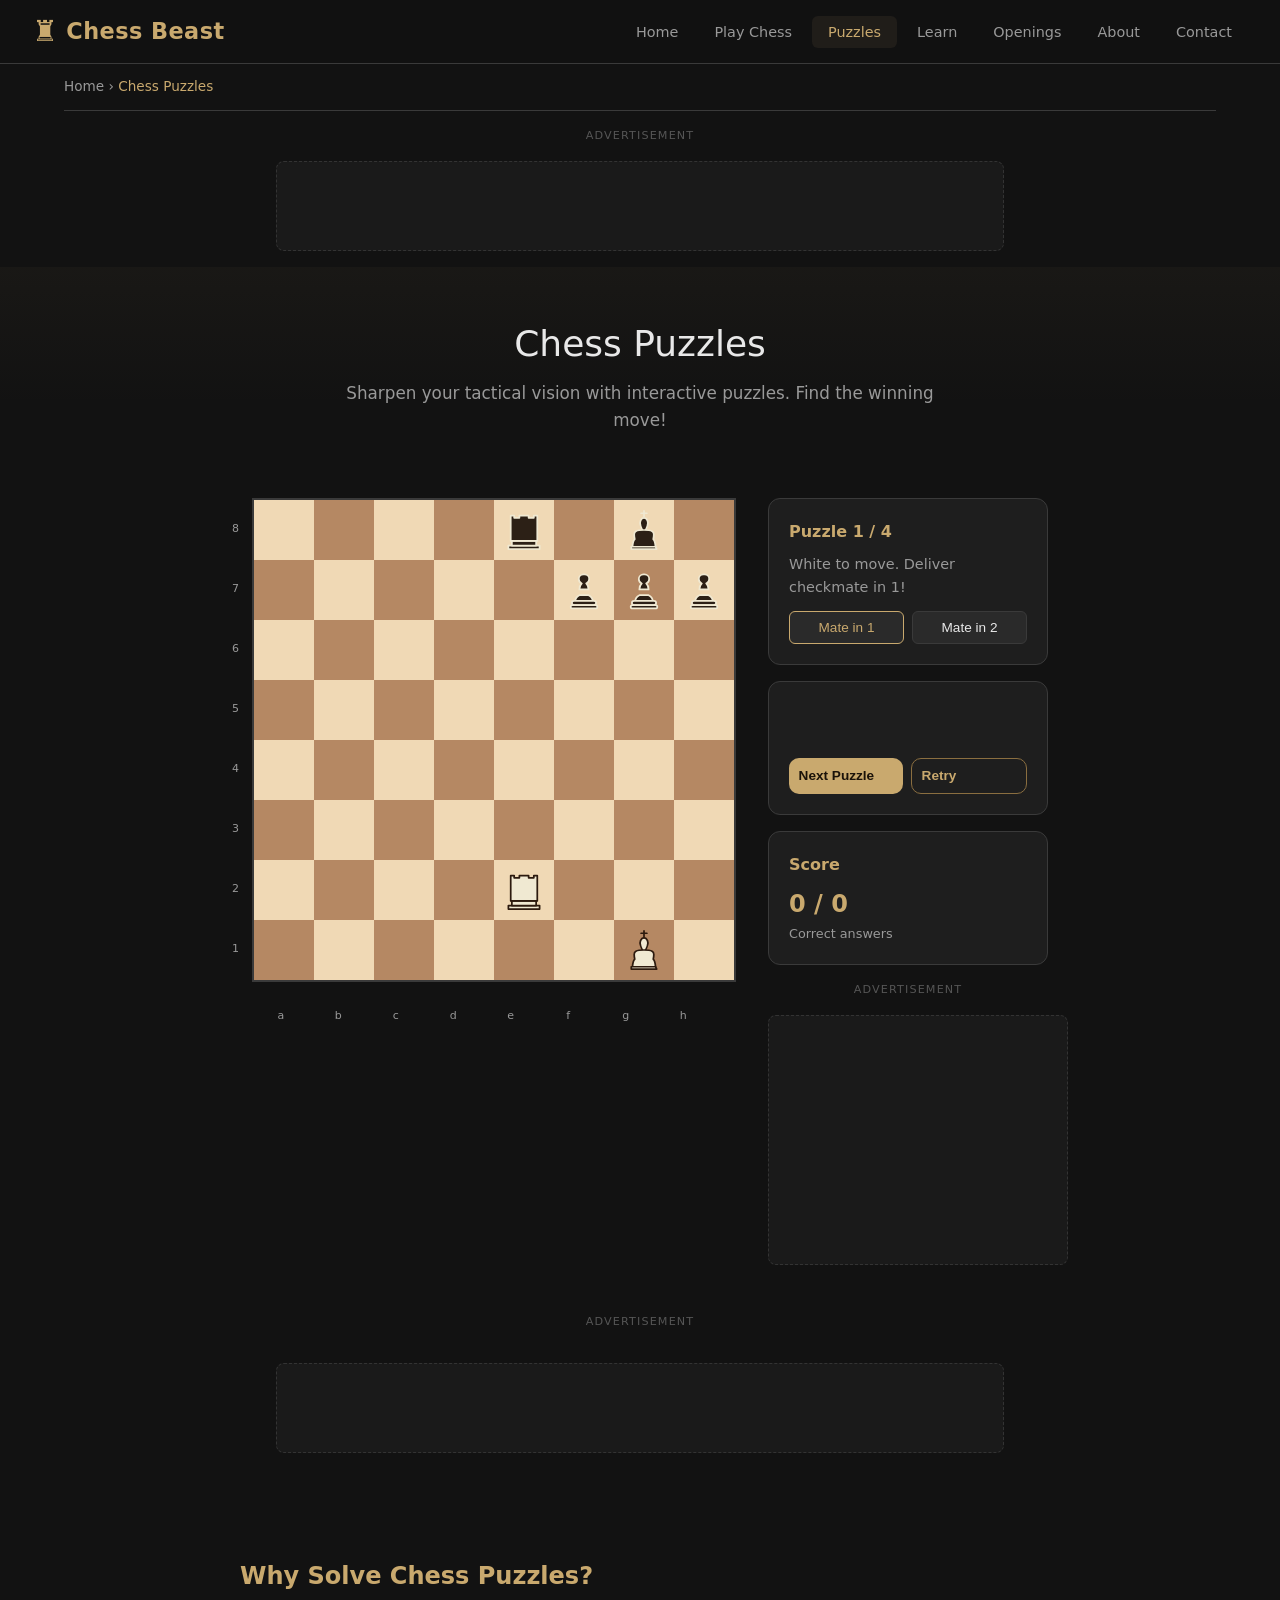
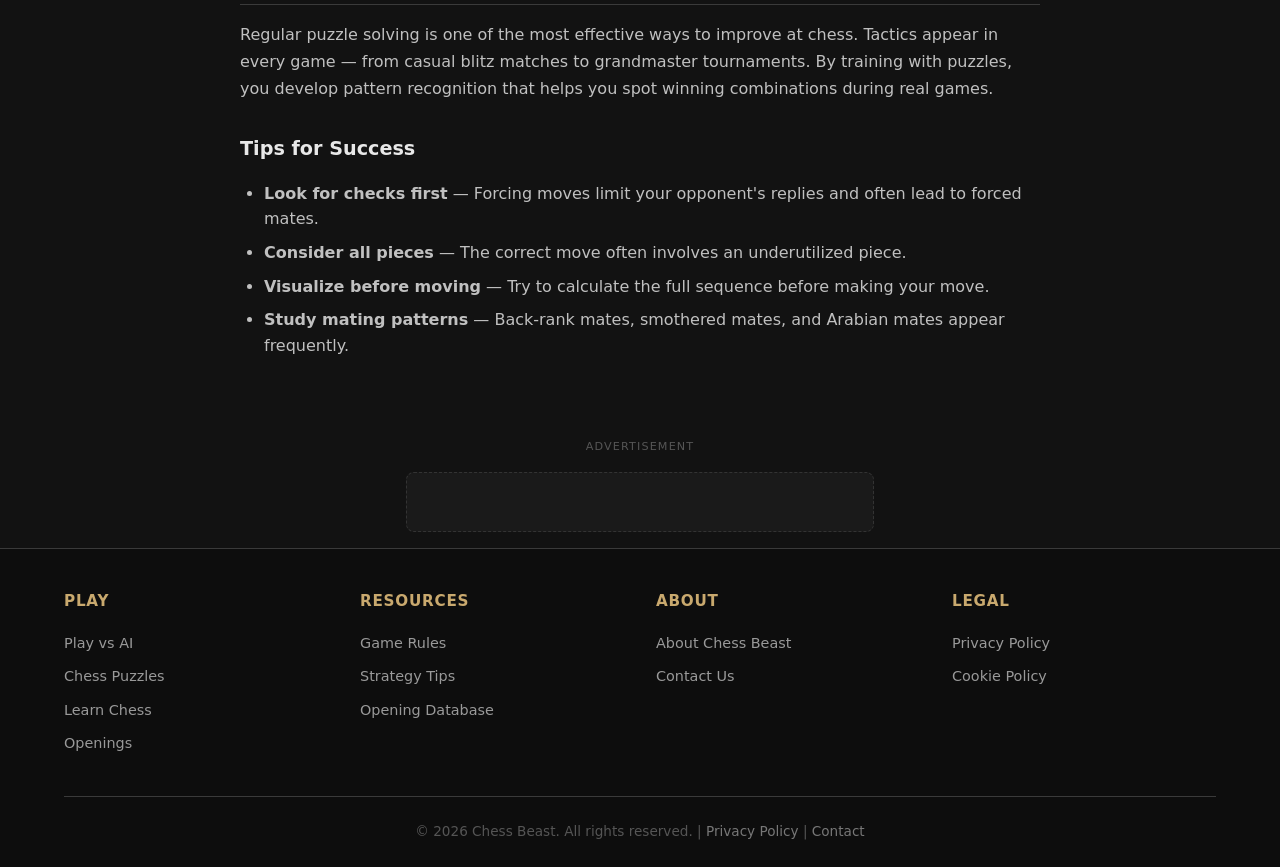
<file: puzzles.html>
<!doctype html>
<html lang="en">
    <head>
        <!-- Google tag (gtag.js) -->
        <script
            async
            src="https://www.googletagmanager.com/gtag/js?id=G-5SC4VKD37P"
        ></script>
        <script
            async
            src="https://pagead2.googlesyndication.com/pagead/js/adsbygoogle.js?client=ca-pub-2041950116232110"
            crossorigin="anonymous"
        ></script>
        <meta name="google-adsense-account" content="ca-pub-2041950116232110" />
        <script>
            window.dataLayer = window.dataLayer || [];
            function gtag() {
                dataLayer.push(arguments);
            }
            gtag("js", new Date());

            gtag("config", "G-5SC4VKD37P");
        </script>

        <meta charset="UTF-8" />
        <meta name="viewport" content="width=device-width, initial-scale=1.0" />
        <title>
            Chess Puzzles — Interactive Tactical Trainer | Chess Beast
        </title>
        <meta
            name="description"
            content="Solve free interactive chess puzzles. Train your tactics with mate-in-1 and mate-in-2 puzzles. Improve your pattern recognition and calculation skills."
        />
        <meta
            name="keywords"
            content="chess puzzles, chess tactics, mate in 1, mate in 2, chess trainer, tactical puzzles, chess problems"
        />
        <meta name="author" content="Chess Beast" />
        <meta name="robots" content="index, follow" />
        <link
            rel="canonical"
            href="https://starlit-phoenix-8d6c7b.netlify.app/puzzles.html"
        />
        <meta
            property="og:title"
            content="Chess Puzzles — Interactive Tactical Trainer"
        />
        <meta
            property="og:description"
            content="Train your chess tactics with interactive mate-in-1 and mate-in-2 puzzles."
        />
        <meta property="og:type" content="website" />
        <meta
            property="og:url"
            content="https://starlit-phoenix-8d6c7b.netlify.app/puzzles.html"
        />
        <link rel="stylesheet" href="styles.css" />
    </head>
    <body>
        <nav class="site-nav">
            <a href="index.html" class="nav-brand"
                ><span class="logo-icon">&#9820;</span
                ><span>Chess Beast</span></a
            >
            <button
                class="nav-toggle"
                onclick="
                    document
                        .querySelector('.nav-links')
                        .classList.toggle('active')
                "
                aria-label="Toggle navigation"
            >
                &#9776;
            </button>
            <ul class="nav-links">
                <li><a href="index.html">Home</a></li>
                <li><a href="play.html">Play Chess</a></li>
                <li><a href="puzzles.html" class="active">Puzzles</a></li>
                <li><a href="learn.html">Learn</a></li>
                <li><a href="openings.html">Openings</a></li>
                <li><a href="about.html">About</a></li>
                <li><a href="contact.html">Contact</a></li>
            </ul>
        </nav>

        <div class="page-content">
            <div class="container">
                <div class="breadcrumbs">
                    <a href="index.html">Home</a> &rsaquo;
                    <span>Chess Puzzles</span>
                </div>
            </div>

            <div class="container">
                <p class="ad-label">Advertisement</p>
                <div class="ad-slot ad-leaderboard">
                    <ins
                        class="adsbygoogle"
                        style="
                            display: inline-block;
                            width: 728px;
                            height: 90px;
                        "
                        data-ad-client="ca-pub-XXXXXXXXXXXXXXXX"
                        data-ad-slot="PUZZLEBANNER1"
                    ></ins>
                </div>
            </div>

            <div class="page-header">
                <div class="container">
                    <h1>Chess Puzzles</h1>
                    <p>
                        Sharpen your tactical vision with interactive puzzles.
                        Find the winning move!
                    </p>
                </div>
            </div>

            <div class="container">
                <div class="puzzle-container">
                    <div class="puzzle-board-wrap">
                        <div id="board-outer">
                            <div class="coord-col" id="rank-labels"></div>
                            <div id="board"></div>
                        </div>
                        <div class="coord-row" id="file-labels"></div>
                    </div>

                    <div class="puzzle-info">
                        <div class="puzzle-card">
                            <h3>
                                Puzzle <span id="puzzle-num">1</span> /
                                <span id="puzzle-total">8</span>
                            </h3>
                            <p id="puzzle-instruction">
                                White to move. Find mate in 1!
                            </p>
                            <div class="difficulty-selector">
                                <button
                                    class="diff-btn active"
                                    onclick="setDifficulty('easy')"
                                >
                                    Mate in 1
                                </button>
                                <button
                                    class="diff-btn"
                                    onclick="setDifficulty('hard')"
                                >
                                    Mate in 2
                                </button>
                            </div>
                        </div>

                        <div class="puzzle-card">
                            <div id="puzzle-status" class="puzzle-status"></div>
                            <div style="display: flex; gap: 0.5rem">
                                <button
                                    class="btn btn-primary"
                                    style="
                                        flex: 1;
                                        padding: 0.6rem;
                                        font-size: 0.85rem;
                                    "
                                    onclick="nextPuzzle()"
                                >
                                    Next Puzzle
                                </button>
                                <button
                                    class="btn btn-secondary"
                                    style="
                                        flex: 1;
                                        padding: 0.6rem;
                                        font-size: 0.85rem;
                                    "
                                    onclick="resetPuzzle()"
                                >
                                    Retry
                                </button>
                            </div>
                        </div>

                        <div class="puzzle-card">
                            <h3>Score</h3>
                            <p
                                style="
                                    font-size: 1.5rem;
                                    color: var(--accent);
                                    font-weight: 600;
                                "
                            >
                                <span id="score-correct">0</span> /
                                <span id="score-total">0</span>
                            </p>
                            <p
                                style="
                                    font-size: 0.8rem;
                                    color: var(--text-muted);
                                "
                            >
                                Correct answers
                            </p>
                        </div>

                        <!-- Sidebar Ad -->
                        <p class="ad-label">Advertisement</p>
                        <div class="ad-slot ad-medium-rect">
                            <ins
                                class="adsbygoogle"
                                style="
                                    display: inline-block;
                                    width: 300px;
                                    height: 250px;
                                "
                                data-ad-client="ca-pub-XXXXXXXXXXXXXXXX"
                                data-ad-slot="PUZZLESIDEBAR1"
                            ></ins>
                        </div>
                    </div>
                </div>
            </div>

            <div class="container">
                <p class="ad-label">Advertisement</p>
                <div class="ad-slot ad-in-content">
                    <ins
                        class="adsbygoogle"
                        style="
                            display: inline-block;
                            width: 728px;
                            height: 90px;
                        "
                        data-ad-client="ca-pub-XXXXXXXXXXXXXXXX"
                        data-ad-slot="PUZZLEINCONTENT1"
                    ></ins>
                </div>
            </div>

            <section class="games-section">
                <div class="container">
                    <div class="article-content" style="padding: 0">
                        <h2>Why Solve Chess Puzzles?</h2>
                        <p>
                            Regular puzzle solving is one of the most effective
                            ways to improve at chess. Tactics appear in every
                            game — from casual blitz matches to grandmaster
                            tournaments. By training with puzzles, you develop
                            pattern recognition that helps you spot winning
                            combinations during real games.
                        </p>
                        <h3>Tips for Success</h3>
                        <ul>
                            <li>
                                <strong>Look for checks first</strong> — Forcing
                                moves limit your opponent's replies and often
                                lead to forced mates.
                            </li>
                            <li>
                                <strong>Consider all pieces</strong> — The
                                correct move often involves an underutilized
                                piece.
                            </li>
                            <li>
                                <strong>Visualize before moving</strong> — Try
                                to calculate the full sequence before making
                                your move.
                            </li>
                            <li>
                                <strong>Study mating patterns</strong> —
                                Back-rank mates, smothered mates, and Arabian
                                mates appear frequently.
                            </li>
                        </ul>
                    </div>
                </div>
            </section>
        </div>

        <div class="container">
            <p class="ad-label">Advertisement</p>
            <div class="ad-slot ad-banner">
                <ins
                    class="adsbygoogle"
                    style="display: inline-block; width: 468px; height: 60px"
                    data-ad-client="ca-pub-XXXXXXXXXXXXXXXX"
                    data-ad-slot="PUZZLEFOOTER1"
                ></ins>
            </div>
        </div>

        <footer class="site-footer">
            <div class="container">
                <div class="footer-grid">
                    <div class="footer-col">
                        <h4>Play</h4>
                        <ul>
                            <li><a href="play.html">Play vs AI</a></li>
                            <li><a href="puzzles.html">Chess Puzzles</a></li>
                            <li><a href="learn.html">Learn Chess</a></li>
                            <li><a href="openings.html">Openings</a></li>
                        </ul>
                    </div>
                    <div class="footer-col">
                        <h4>Resources</h4>
                        <ul>
                            <li><a href="learn.html#rules">Game Rules</a></li>
                            <li>
                                <a href="learn.html#strategy">Strategy Tips</a>
                            </li>
                            <li>
                                <a href="openings.html">Opening Database</a>
                            </li>
                        </ul>
                    </div>
                    <div class="footer-col">
                        <h4>About</h4>
                        <ul>
                            <li><a href="about.html">About Chess Beast</a></li>
                            <li><a href="contact.html">Contact Us</a></li>
                        </ul>
                    </div>
                    <div class="footer-col">
                        <h4>Legal</h4>
                        <ul>
                            <li>
                                <a href="privacy-policy.html">Privacy Policy</a>
                            </li>
                            <li>
                                <a href="privacy-policy.html#cookies"
                                    >Cookie Policy</a
                                >
                            </li>
                        </ul>
                    </div>
                </div>
                <div class="footer-bottom">
                    <p>
                        &copy; 2026 Chess Beast. All rights reserved. |
                        <a href="privacy-policy.html">Privacy Policy</a> |
                        <a href="contact.html">Contact</a>
                    </p>
                </div>
            </div>
        </footer>

        <script src="chess.js"></script>
        <script src="puzzles.js"></script>
        <script>
            (window.adsbygoogle = window.adsbygoogle || []).push({});
            (window.adsbygoogle = window.adsbygoogle || []).push({});
            (window.adsbygoogle = window.adsbygoogle || []).push({});
            (window.adsbygoogle = window.adsbygoogle || []).push({});
        </script>
    </body>
</html>
</file>
<file: styles.css>
/* ═══════════════════════════════════════════════════════════════
   CHESS BEAST — Shared Styles
   Multi-page chess website optimized for Google AdSense
   ═══════════════════════════════════════════════════════════════ */

*, *::before, *::after { box-sizing: border-box; margin: 0; padding: 0; }

:root {
    --bg: #121212;
    --surface: #1e1e1e;
    --surface2: #2a2a2a;
    --border: #3a3a3a;
    --text: #e8e8e8;
    --text-muted: #999;
    --accent: #c9a96e;
    --accent-dim: #8a6e40;
    --light-sq: #f0d9b5;
    --dark-sq: #b58863;
    --selected: #f6f669;
    --move-dot: rgba(0,0,0,0.28);
    --last-move: rgba(205,210,106,0.45);
    --check: rgba(220,50,50,0.7);
    --capture-ring: rgba(0,0,0,0.4);
    --ad-bg: #1a1a1a;
    --ad-border: #333;
    --nav-height: 64px;
    --footer-bg: #0d0d0d;
    --card-radius: 12px;
    --content-max: 1200px;
}

html { scroll-behavior: smooth; }

body {
    background: var(--bg);
    color: var(--text);
    font-family: 'Segoe UI', system-ui, -apple-system, sans-serif;
    min-height: 100vh;
    line-height: 1.6;
}

a { color: var(--accent); text-decoration: none; }
a:hover { text-decoration: underline; }

/* ═══════════════════════════════════════════════════════════════
   NAVIGATION
   ═══════════════════════════════════════════════════════════════ */
.site-nav {
    position: fixed;
    top: 0; left: 0; right: 0;
    height: var(--nav-height);
    background: rgba(18,18,18,0.95);
    backdrop-filter: blur(12px);
    border-bottom: 1px solid var(--border);
    z-index: 1000;
    display: flex;
    align-items: center;
    justify-content: space-between;
    padding: 0 2rem;
}

.nav-brand {
    font-size: 1.4rem;
    font-weight: 700;
    color: var(--accent);
    letter-spacing: 0.02em;
    display: flex;
    align-items: center;
    gap: 0.5rem;
}

.nav-brand .logo-icon { font-size: 1.8rem; }

.nav-links {
    display: flex;
    gap: 0.25rem;
    list-style: none;
}

.nav-links a {
    color: var(--text-muted);
    padding: 0.5rem 1rem;
    border-radius: 6px;
    font-size: 0.9rem;
    font-weight: 500;
    transition: all 0.2s;
    white-space: nowrap;
}

.nav-links a:hover,
.nav-links a.active {
    color: var(--accent);
    background: rgba(201,169,110,0.08);
    text-decoration: none;
}

.nav-toggle {
    display: none;
    background: none;
    border: none;
    color: var(--text);
    font-size: 1.5rem;
    cursor: pointer;
}

/* ═══════════════════════════════════════════════════════════════
   MAIN CONTENT WRAPPER
   ═══════════════════════════════════════════════════════════════ */
.page-content {
    padding-top: var(--nav-height);
    min-height: 100vh;
}

.container {
    max-width: var(--content-max);
    margin: 0 auto;
    padding: 0 1.5rem;
}

/* ═══════════════════════════════════════════════════════════════
   AD SLOTS (Google AdSense Ready)
   ═══════════════════════════════════════════════════════════════ */
.ad-slot {
    background: var(--ad-bg);
    border: 1px dashed var(--ad-border);
    border-radius: 8px;
    display: flex;
    align-items: center;
    justify-content: center;
    text-align: center;
    color: var(--text-muted);
    font-size: 0.8rem;
    margin: 1rem auto;
    overflow: hidden;
}

.ad-slot ins.adsbygoogle { display: block; width: 100%; height: 100%; }

.ad-leaderboard {
    width: 100%;
    max-width: 728px;
    height: 90px;
    margin: 1rem auto;
}

.ad-banner {
    width: 100%;
    max-width: 468px;
    height: 60px;
}

.ad-medium-rect {
    width: 300px;
    height: 250px;
}

.ad-half-page {
    width: 300px;
    height: 600px;
}

.ad-large-sky {
    width: 160px;
    height: 600px;
}

.ad-mobile-banner {
    width: 100%;
    max-width: 320px;
    height: 50px;
}

.ad-in-content {
    width: 100%;
    max-width: 728px;
    height: 90px;
    margin: 2rem auto;
}

.ad-sidebar {
    position: sticky;
    top: calc(var(--nav-height) + 1rem);
}

.ad-label {
    font-size: 0.7rem;
    text-transform: uppercase;
    letter-spacing: 0.1em;
    color: #555;
    text-align: center;
    margin-bottom: 0.25rem;
}

/* ═══════════════════════════════════════════════════════════════
   HERO SECTION (Homepage)
   ═══════════════════════════════════════════════════════════════ */
.hero {
    padding: 4rem 0 3rem;
    text-align: center;
    background: linear-gradient(180deg, rgba(201,169,110,0.05) 0%, transparent 60%);
}

.hero h1 {
    font-size: 3rem;
    font-weight: 300;
    margin-bottom: 0.75rem;
    letter-spacing: -0.02em;
}

.hero h1 span { color: var(--accent); font-weight: 600; }

.hero p {
    font-size: 1.15rem;
    color: var(--text-muted);
    max-width: 600px;
    margin: 0 auto 2rem;
}

.hero-actions {
    display: flex;
    gap: 1rem;
    justify-content: center;
    flex-wrap: wrap;
}

/* ═══════════════════════════════════════════════════════════════
   BUTTONS
   ═══════════════════════════════════════════════════════════════ */
.btn {
    display: inline-flex;
    align-items: center;
    gap: 0.5rem;
    padding: 0.85rem 2rem;
    border-radius: 10px;
    font-size: 1rem;
    font-weight: 600;
    cursor: pointer;
    transition: all 0.2s;
    border: none;
    text-decoration: none;
}

.btn-primary {
    background: var(--accent);
    color: #1a1209;
}

.btn-primary:hover {
    background: #d4b87a;
    transform: translateY(-1px);
    box-shadow: 0 4px 12px rgba(201,169,110,0.25);
    text-decoration: none;
}

.btn-secondary {
    background: transparent;
    color: var(--accent);
    border: 1.5px solid var(--accent-dim);
}

.btn-secondary:hover {
    background: rgba(201,169,110,0.08);
    text-decoration: none;
}

/* ═══════════════════════════════════════════════════════════════
   GAME CARDS
   ═══════════════════════════════════════════════════════════════ */
.games-section { padding: 2rem 0 4rem; }

.section-header {
    text-align: center;
    margin-bottom: 2.5rem;
}

.section-header h2 {
    font-size: 1.75rem;
    font-weight: 400;
    margin-bottom: 0.5rem;
}

.section-header p { color: var(--text-muted); font-size: 1rem; }

.games-grid {
    display: grid;
    grid-template-columns: repeat(auto-fit, minmax(280px, 1fr));
    gap: 1.5rem;
}

.game-card {
    background: var(--surface);
    border: 1px solid var(--border);
    border-radius: var(--card-radius);
    padding: 2rem;
    text-align: center;
    transition: all 0.25s;
    cursor: pointer;
    text-decoration: none;
    color: inherit;
    display: block;
}

.game-card:hover {
    border-color: var(--accent-dim);
    transform: translateY(-4px);
    box-shadow: 0 8px 24px rgba(0,0,0,0.3);
    text-decoration: none;
    color: inherit;
}

.game-card .card-icon {
    font-size: 3.5rem;
    margin-bottom: 1rem;
    display: block;
}

.game-card h3 {
    font-size: 1.25rem;
    font-weight: 600;
    margin-bottom: 0.5rem;
    color: var(--text);
}

.game-card p {
    font-size: 0.9rem;
    color: var(--text-muted);
    line-height: 1.5;
}

.game-card .card-tag {
    display: inline-block;
    margin-top: 1rem;
    padding: 0.25rem 0.75rem;
    background: rgba(201,169,110,0.1);
    color: var(--accent);
    border-radius: 20px;
    font-size: 0.75rem;
    font-weight: 600;
}

/* ═══════════════════════════════════════════════════════════════
   FEATURES / CONTENT SECTIONS
   ═══════════════════════════════════════════════════════════════ */
.features-section {
    padding: 3rem 0;
    background: var(--surface);
    border-top: 1px solid var(--border);
    border-bottom: 1px solid var(--border);
}

.features-grid {
    display: grid;
    grid-template-columns: repeat(auto-fit, minmax(250px, 1fr));
    gap: 2rem;
}

.feature-item {
    text-align: center;
    padding: 1.5rem;
}

.feature-item .feature-icon {
    font-size: 2.5rem;
    margin-bottom: 0.75rem;
}

.feature-item h3 {
    font-size: 1.1rem;
    font-weight: 600;
    margin-bottom: 0.5rem;
}

.feature-item p {
    font-size: 0.9rem;
    color: var(--text-muted);
}

/* ═══════════════════════════════════════════════════════════════
   PAGE HEADER
   ═══════════════════════════════════════════════════════════════ */
.page-header {
    padding: 3rem 0 2rem;
    text-align: center;
    background: linear-gradient(180deg, rgba(201,169,110,0.04) 0%, transparent 70%);
}

.page-header h1 {
    font-size: 2.25rem;
    font-weight: 300;
    margin-bottom: 0.5rem;
}

.page-header p {
    color: var(--text-muted);
    font-size: 1.05rem;
    max-width: 600px;
    margin: 0 auto;
}

/* ═══════════════════════════════════════════════════════════════
   BREADCRUMBS
   ═══════════════════════════════════════════════════════════════ */
.breadcrumbs {
    padding: 0.75rem 0;
    font-size: 0.85rem;
    color: var(--text-muted);
    border-bottom: 1px solid var(--border);
    margin-bottom: 1rem;
}

.breadcrumbs a { color: var(--text-muted); }
.breadcrumbs a:hover { color: var(--accent); }
.breadcrumbs span { color: var(--accent); }

/* ═══════════════════════════════════════════════════════════════
   ARTICLE / CONTENT STYLES
   ═══════════════════════════════════════════════════════════════ */
.article-content {
    max-width: 800px;
    margin: 0 auto;
    padding: 2rem 0 4rem;
}

.article-content h2 {
    font-size: 1.5rem;
    font-weight: 600;
    margin: 2.5rem 0 1rem;
    padding-bottom: 0.5rem;
    border-bottom: 1px solid var(--border);
    color: var(--accent);
}

.article-content h3 {
    font-size: 1.2rem;
    font-weight: 600;
    margin: 2rem 0 0.75rem;
    color: var(--text);
}

.article-content p {
    margin-bottom: 1rem;
    color: #c0c0c0;
    line-height: 1.7;
}

.article-content ul, .article-content ol {
    margin: 1rem 0 1rem 1.5rem;
    color: #c0c0c0;
}

.article-content li { margin-bottom: 0.5rem; }

.article-content table {
    width: 100%;
    border-collapse: collapse;
    margin: 1.5rem 0;
    font-size: 0.95rem;
}

.article-content th,
.article-content td {
    padding: 0.75rem 1rem;
    text-align: left;
    border: 1px solid var(--border);
}

.article-content th {
    background: var(--surface2);
    font-weight: 600;
    color: var(--accent);
}

.article-content td { background: var(--surface); }

/* ═══════════════════════════════════════════════════════════════
   OPENINGS GRID
   ═══════════════════════════════════════════════════════════════ */
.openings-grid {
    display: grid;
    grid-template-columns: repeat(auto-fit, minmax(300px, 1fr));
    gap: 1.5rem;
    padding: 2rem 0;
}

.opening-card {
    background: var(--surface);
    border: 1px solid var(--border);
    border-radius: var(--card-radius);
    padding: 1.5rem;
    transition: all 0.2s;
}

.opening-card:hover {
    border-color: var(--accent-dim);
}

.opening-card h3 {
    font-size: 1.1rem;
    color: var(--accent);
    margin-bottom: 0.5rem;
}

.opening-card .eco-code {
    display: inline-block;
    padding: 0.15rem 0.5rem;
    background: var(--surface2);
    border-radius: 4px;
    font-size: 0.8rem;
    font-family: monospace;
    margin-bottom: 0.75rem;
}

.opening-card p {
    font-size: 0.9rem;
    color: var(--text-muted);
    line-height: 1.5;
}

.opening-card .moves {
    font-family: monospace;
    font-size: 0.85rem;
    color: var(--text);
    margin-top: 0.75rem;
    padding: 0.5rem;
    background: var(--bg);
    border-radius: 6px;
}

/* ═══════════════════════════════════════════════════════════════
   PUZZLE STYLES
   ═══════════════════════════════════════════════════════════════ */
.puzzle-container {
    display: flex;
    gap: 2rem;
    align-items: flex-start;
    justify-content: center;
    flex-wrap: wrap;
    padding: 2rem 0;
}

.puzzle-board-wrap {
    display: flex;
    flex-direction: column;
    gap: 4px;
}

.puzzle-info {
    width: 280px;
    flex-shrink: 0;
}

.puzzle-card {
    background: var(--surface);
    border: 1px solid var(--border);
    border-radius: var(--card-radius);
    padding: 1.25rem;
    margin-bottom: 1rem;
}

.puzzle-card h3 {
    font-size: 1rem;
    color: var(--accent);
    margin-bottom: 0.5rem;
}

.puzzle-card p { font-size: 0.9rem; color: var(--text-muted); }

.difficulty-selector {
    display: flex;
    gap: 0.5rem;
    margin-top: 0.75rem;
}

.diff-btn {
    flex: 1;
    padding: 0.5rem;
    border: 1px solid var(--border);
    background: var(--surface2);
    color: var(--text);
    border-radius: 6px;
    cursor: pointer;
    font-size: 0.85rem;
    transition: all 0.2s;
}

.diff-btn:hover, .diff-btn.active {
    border-color: var(--accent);
    color: var(--accent);
}

.puzzle-status {
    font-size: 1rem;
    font-weight: 600;
    margin: 1rem 0;
    min-height: 1.5rem;
}

.puzzle-status.correct { color: #4caf50; }
.puzzle-status.wrong { color: #f44336; }

/* ═══════════════════════════════════════════════════════════════
   CHESS BOARD (shared)
   ═══════════════════════════════════════════════════════════════ */
#board-outer { display: flex; gap: 4px; align-items: flex-start; }
.coord-col {
    display: flex;
    flex-direction: column;
    justify-content: space-around;
    height: 480px;
}
.coord-row {
    display: flex;
    justify-content: space-around;
    width: 480px;
    padding-left: 20px;
}
.coord {
    font-size: 11px;
    color: var(--text-muted);
    width: 16px;
    text-align: center;
    user-select: none;
    line-height: 60px;
}
.coord-r { line-height: 1; }

#board {
    display: grid;
    grid-template-columns: repeat(8, 60px);
    grid-template-rows: repeat(8, 60px);
    border: 2px solid var(--border);
    cursor: pointer;
    user-select: none;
}

.sq {
    width: 60px; height: 60px;
    display: flex;
    align-items: center;
    justify-content: center;
    position: relative;
    transition: background 0.1s;
}
.sq.light { background: var(--light-sq); }
.sq.dark { background: var(--dark-sq); }
.sq.selected { background: var(--selected) !important; }
.sq.last-move { background: var(--last-move) !important; }
.sq.in-check { background: var(--check) !important; }
.sq.can-move::after {
    content: '';
    position: absolute;
    width: 22px; height: 22px;
    border-radius: 50%;
    background: var(--move-dot);
    pointer-events: none;
}
.sq.can-capture::after {
    content: '';
    position: absolute;
    inset: 0;
    border-radius: 50%;
    box-shadow: inset 0 0 0 5px var(--capture-ring);
    pointer-events: none;
}

.piece {
    pointer-events: none;
    width: 52px; height: 52px;
    display: block;
}
.piece svg { width: 100%; height: 100%; overflow: visible; }

/* Game panel */
#panel {
    width: 220px;
    display: flex;
    flex-direction: column;
    gap: 1rem;
}

.card {
    background: var(--surface);
    border: 1px solid var(--border);
    border-radius: 10px;
    padding: 1rem;
}

#status-text { font-size: 0.85rem; color: var(--text-muted); line-height: 1.5; }
#status-title { font-size: 1rem; font-weight: 500; color: var(--text); margin-bottom: 0.25rem; }
#ai-badge {
    font-size: 0.75rem;
    color: var(--accent);
    background: rgba(201,169,110,0.12);
    border: 1px solid var(--accent-dim);
    border-radius: 6px;
    padding: 2px 8px;
    display: inline-block;
    margin-bottom: 0.75rem;
}

#thinking-indicator {
    display: none;
    align-items: center;
    gap: 6px;
    font-size: 0.8rem;
    color: var(--accent);
    margin-top: 0.5rem;
}
#thinking-indicator.active { display: flex; }

.dot-pulse { display: flex; gap: 3px; }
.dot-pulse span {
    width: 5px; height: 5px;
    border-radius: 50%;
    background: var(--accent);
    animation: pulse 1.2s infinite;
}
.dot-pulse span:nth-child(2) { animation-delay: 0.2s; }
.dot-pulse span:nth-child(3) { animation-delay: 0.4s; }
@keyframes pulse {
    0%, 80%, 100% { opacity: 0.2; transform: scale(0.85); }
    40% { opacity: 1; transform: scale(1); }
}

#moves-list {
    max-height: 260px;
    overflow-y: auto;
    display: grid;
    grid-template-columns: 1fr 1fr;
    gap: 2px 8px;
    font-size: 0.82rem;
    color: var(--text-muted);
    scrollbar-width: thin;
    scrollbar-color: var(--border) transparent;
}
.move-num { color: var(--text-muted); font-variant-numeric: tabular-nums; }
.move-entry { color: var(--text); }
.move-entry.current { color: var(--accent); font-weight: 500; }

#btn-new {
    width: 100%;
    background: none;
    border: 1.5px solid var(--accent-dim);
    color: var(--accent);
    border-radius: 8px;
    padding: 0.6rem;
    cursor: pointer;
    font-size: 0.85rem;
    transition: background 0.15s;
}
#btn-new:hover { background: rgba(201,169,110,0.1); }

.captured-row {
    display: flex;
    flex-wrap: wrap;
    min-height: 24px;
    margin-top: 4px;
    font-size: 1.3rem;
    line-height: 1.2;
}
.cap-label { font-size: 0.75rem; color: var(--text-muted); margin-bottom: 2px; }

/* Color picker */
#color-picker {
    text-align: center;
    max-width: 400px;
    margin: 0 auto;
    padding: 3rem 1rem;
}
#color-picker h1 { font-size: 2.5rem; font-weight: 300; letter-spacing: 0.05em; margin-bottom: 0.5rem; }
#color-picker > p { color: var(--text-muted); margin-bottom: 2.5rem; font-size: 1.1rem; }

.piece-choice { display: flex; gap: 1.5rem; justify-content: center; }
.choice-btn {
    background: var(--surface);
    border: 1.5px solid var(--border);
    border-radius: 12px;
    padding: 2rem 2.5rem;
    cursor: pointer;
    transition: border-color 0.15s, transform 0.1s;
    color: var(--text);
    display: flex;
    flex-direction: column;
    align-items: center;
    gap: 0.75rem;
    font-size: 0.95rem;
    color: var(--text-muted);
}
.choice-btn:hover { border-color: var(--accent); transform: translateY(-2px); }
.choice-btn .piece-icon { font-size: 4rem; line-height: 1; }

/* Game layout */
#game {
    display: none;
    gap: 1.5rem;
    align-items: flex-start;
    justify-content: center;
    padding: 1rem 0;
}
#game.active { display: flex; }

/* Result overlay */
#result-overlay {
    display: none;
    position: fixed;
    inset: 0;
    background: rgba(0,0,0,0.6);
    align-items: center;
    justify-content: center;
    z-index: 10;
}
#result-overlay.active { display: flex; }
#result-box {
    background: var(--surface);
    border: 1.5px solid var(--border);
    border-radius: 16px;
    padding: 2.5rem 3rem;
    text-align: center;
    max-width: 340px;
}
#result-box h2 { font-size: 1.6rem; font-weight: 300; margin-bottom: 0.5rem; }
#result-box p { color: var(--text-muted); font-size: 0.9rem; margin-bottom: 1.5rem; }
#result-box button {
    background: var(--accent);
    color: #1a1209;
    border: none;
    border-radius: 8px;
    padding: 0.65rem 2rem;
    font-size: 0.9rem;
    font-weight: 600;
    cursor: pointer;
}

/* ═══════════════════════════════════════════════════════════════
   CONTACT FORM
   ═══════════════════════════════════════════════════════════════ */
.contact-form {
    max-width: 600px;
    margin: 2rem auto;
    padding: 2rem;
    background: var(--surface);
    border: 1px solid var(--border);
    border-radius: var(--card-radius);
}

.form-group { margin-bottom: 1.25rem; }
.form-group label {
    display: block;
    margin-bottom: 0.4rem;
    font-size: 0.9rem;
    font-weight: 500;
    color: var(--text-muted);
}
.form-group input,
.form-group textarea {
    width: 100%;
    padding: 0.75rem 1rem;
    background: var(--bg);
    border: 1px solid var(--border);
    border-radius: 8px;
    color: var(--text);
    font-size: 1rem;
    font-family: inherit;
    transition: border-color 0.2s;
}
.form-group input:focus,
.form-group textarea:focus {
    outline: none;
    border-color: var(--accent);
}

/* ═══════════════════════════════════════════════════════════════
   FOOTER
   ═══════════════════════════════════════════════════════════════ */
.site-footer {
    background: var(--footer-bg);
    border-top: 1px solid var(--border);
    padding: 2.5rem 0 1.5rem;
    margin-top: auto;
}

.footer-grid {
    display: grid;
    grid-template-columns: repeat(auto-fit, minmax(200px, 1fr));
    gap: 2rem;
    margin-bottom: 2rem;
}

.footer-col h4 {
    font-size: 0.95rem;
    font-weight: 600;
    color: var(--accent);
    margin-bottom: 1rem;
    text-transform: uppercase;
    letter-spacing: 0.05em;
}

.footer-col ul { list-style: none; }
.footer-col li { margin-bottom: 0.5rem; }
.footer-col a {
    color: var(--text-muted);
    font-size: 0.9rem;
    transition: color 0.2s;
}
.footer-col a:hover { color: var(--text); text-decoration: none; }

.footer-bottom {
    border-top: 1px solid var(--border);
    padding-top: 1.5rem;
    text-align: center;
    font-size: 0.85rem;
    color: #555;
}

.footer-bottom a { color: #777; }

/* ═══════════════════════════════════════════════════════════════
   RESPONSIVE
   ═══════════════════════════════════════════════════════════════ */
@media (max-width: 768px) {
    .nav-links {
        display: none;
        position: absolute;
        top: var(--nav-height);
        left: 0; right: 0;
        background: var(--surface);
        flex-direction: column;
        padding: 1rem;
        border-bottom: 1px solid var(--border);
        gap: 0;
    }
    .nav-links.active { display: flex; }
    .nav-links a {
        padding: 0.75rem 1rem;
        border-radius: 6px;
    }
    .nav-toggle { display: block; }

    .hero h1 { font-size: 2rem; }
    .hero p { font-size: 1rem; }

    .page-header h1 { font-size: 1.75rem; }

    .games-grid { grid-template-columns: 1fr; }

    #board { grid-template-columns: repeat(8, 45px); grid-template-rows: repeat(8, 45px); }
    .sq { width: 45px; height: 45px; }
    .piece { width: 38px; height: 38px; }
    .coord-col { height: 360px; }
    .coord-row { width: 360px; padding-left: 16px; }
    .coord { line-height: 45px; font-size: 10px; width: 14px; }

    #game { flex-direction: column; align-items: center; }
    #panel { width: 100%; max-width: 360px; }

    .puzzle-container { flex-direction: column; align-items: center; }
    .puzzle-info { width: 100%; max-width: 360px; }

    .ad-leaderboard,
    .ad-in-content { max-width: 100%; height: auto; min-height: 50px; }
    .ad-medium-rect,
    .ad-half-page,
    .ad-large-sky { width: 100%; max-width: 300px; }

    .ad-sidebar { position: static; }
}

@media (max-width: 480px) {
    #board { grid-template-columns: repeat(8, 38px); grid-template-rows: repeat(8, 38px); }
    .sq { width: 38px; height: 38px; }
    .piece { width: 32px; height: 32px; }
    .coord-col { height: 304px; }
    .coord-row { width: 304px; padding-left: 14px; }
    .coord { line-height: 38px; font-size: 9px; width: 12px; }
}

/* ═══════════════════════════════════════════════════════════════
   UTILITY
   ═══════════════════════════════════════════════════════════════ */
.text-center { text-align: center; }
.mt-1 { margin-top: 1rem; }
.mt-2 { margin-top: 2rem; }
.mb-1 { margin-bottom: 1rem; }
.mb-2 { margin-bottom: 2rem; }
.hidden { display: none; }
</file>
